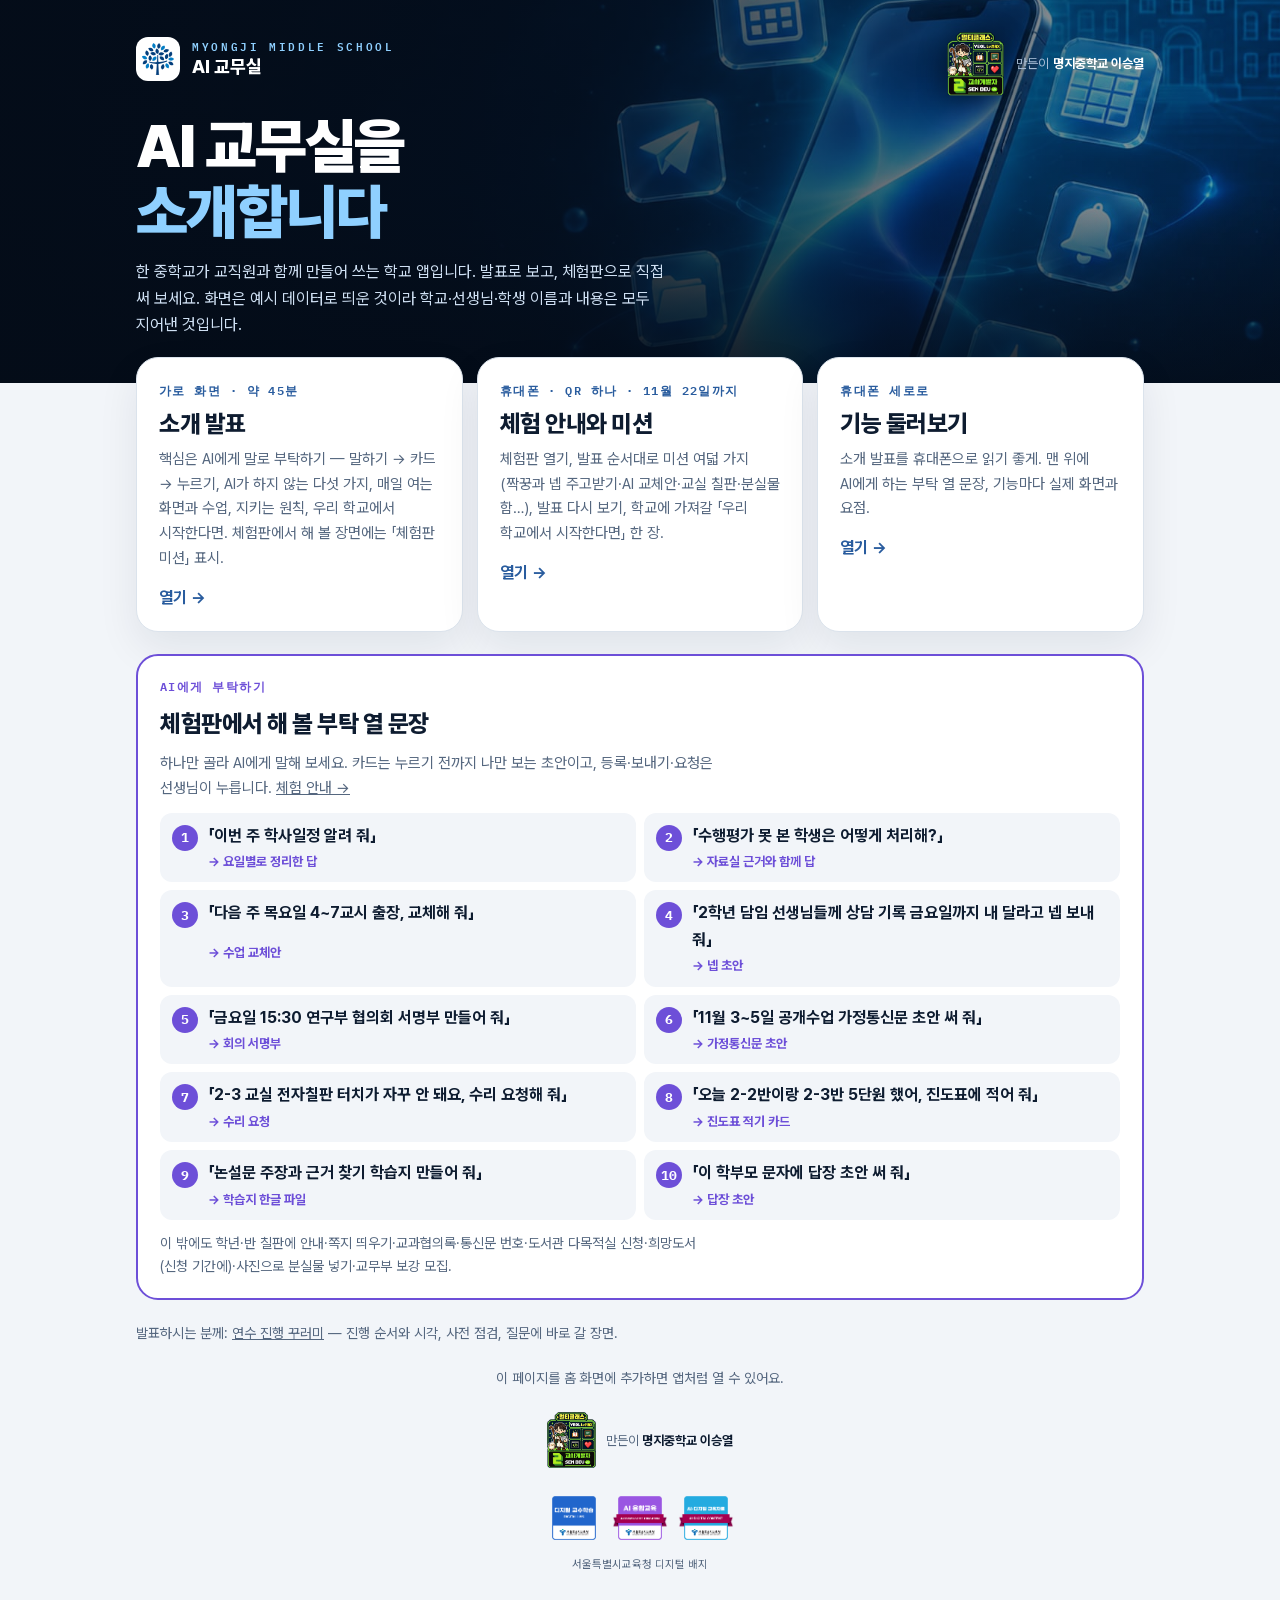
<file: index.html>
<!doctype html>
<html lang="ko">
<head>
<meta charset="utf-8">
<meta name="viewport" content="width=device-width, initial-scale=1, viewport-fit=cover">
<meta name="author" content="명지중학교 이승열">
<title>AI 교무실 소개</title>
<meta name="description" content="AI 교무실 소개 — 다른 학교 선생님께: 소개 발표, 체험판 체험 안내와 미션, 기능 둘러보기(화면 속 학교·이름·내용은 예시)">
<meta name="theme-color" content="#06121f">
<link rel="manifest" href="manifest.webmanifest">
<link rel="icon" href="icon-192.png">
<link rel="apple-touch-icon" href="icon-180.png">
<meta name="apple-mobile-web-app-capable" content="yes">
<meta name="apple-mobile-web-app-title" content="AI 교무실 소개">
<link rel="stylesheet" href="fonts/pretendard/pretendard.css">
<link rel="preconnect" href="https://fonts.googleapis.com">
<link rel="preconnect" href="https://fonts.gstatic.com" crossorigin>
<link rel="stylesheet" href="https://fonts.googleapis.com/css2?family=IBM+Plex+Mono:wght@500;600&display=swap">
<style>
/* 다른 학교 선생님께 드리는 AI 교무실 소개 사이트의 첫 화면(우리 학교 교직원 연수 사이트와 따로). 위는 소개 발표 표지와 같은 밤하늘 띠, 아래는 세 갈래 카드와 AI 부탁 열 문장. */
:root {
  --bg: #f2f5f9; --surface: #ffffff; --ink: #0e1c30; --muted: #55677f; --line: #dbe3ec;
  --night: #06121f; --glow: #8fd0ff; --brand: #295c9e; --brand-tint: #e3edf8; --new: #f5a524; --new-ink: #3b2600;
  --ai: #6d4fd8; --ai-tint: #efeafd; --on-ai: #ffffff;
  --body: 'Pretendard Variable', Pretendard, -apple-system, 'Apple SD Gothic Neo', 'Malgun Gothic', sans-serif;
  --mono: 'IBM Plex Mono', ui-monospace, Menlo, Consolas, monospace;
}
@media (prefers-color-scheme: dark) { :root:not([data-theme="light"]) { --bg: #0a1320; --surface: #111d30; --ink: #e6edf6; --muted: #9db0c8; --line: #23374e; --brand: #7cb8f0; --brand-tint: #17304f; --ai: #b9a5ff; --ai-tint: #251c45; --on-ai: #1a1033; color-scheme: dark; } }
:root[data-theme="dark"] { --bg: #0a1320; --surface: #111d30; --ink: #e6edf6; --muted: #9db0c8; --line: #23374e; --brand: #7cb8f0; --brand-tint: #17304f; --ai: #b9a5ff; --ai-tint: #251c45; --on-ai: #1a1033; color-scheme: dark; }
* { box-sizing: border-box; }
body { margin: 0; background: var(--bg); color: var(--ink); font: 400 16px/1.65 var(--body); word-break: keep-all; -webkit-font-smoothing: antialiased; }
p, h1, h2, h3, ol { margin: 0; }
a { color: inherit; }
.hero { position: relative; overflow: hidden; background: var(--night); color: #fff; }
.hero .art { position: absolute; inset: -6%; background: url(img/art/cover.jpg) 70% 50% / cover no-repeat; animation: kb 22s ease-in-out infinite alternate; }
.hero .shade { position: absolute; inset: 0; background: linear-gradient(90deg, rgba(4, 12, 24, .95) 0%, rgba(4, 12, 24, .78) 45%, rgba(4, 12, 24, .35) 100%), linear-gradient(0deg, rgba(4, 12, 24, .8), transparent 50%); }
@keyframes kb { from { transform: scale(1.12) translate(2%, 1%); } to { transform: scale(1.02) translate(-2%, -1%); } }
.hero .in { position: relative; max-width: 1040px; margin: 0 auto; padding: 36px 16px 44px; display: grid; gap: 14px; }
.hero .sig { position: absolute; top: 30px; right: 16px; display: flex; flex-direction: column; align-items: flex-end; gap: 4px; }
.hero .sig img { height: 50px; width: auto; filter: drop-shadow(0 6px 14px rgba(0, 0, 0, .45)); }
.hero .sig span { font-size: 11px; color: #a9bfd8; white-space: nowrap; }
.hero .sig b { color: #fff; font-weight: 700; margin-left: 4px; }
@media (min-width: 760px) { .hero .sig { top: 32px; flex-direction: row; align-items: center; gap: 12px; } .hero .sig img { height: 64px; } .hero .sig span { font-size: 13px; } }
.brand { display: flex; gap: 12px; align-items: center; }
.brand img { width: 44px; height: 44px; border-radius: 12px; background: #fff; padding: 6px; }
.brand small { display: block; font: 600 11px var(--mono); letter-spacing: .24em; color: var(--glow); }
.brand b { font: 800 18px var(--body); }
.hero h1 { font: 900 clamp(34px, 8vw, 60px)/1.1 var(--body); letter-spacing: -.035em; margin-top: 18px; text-wrap: balance; }
.hero h1 em { font-style: normal; color: var(--glow); }
.hero p { color: #cfe0f3; max-width: 34em; }
.hero p b { color: #fff; }
main { max-width: 1040px; margin: -26px auto 0; padding: 0 16px 60px; position: relative; display: grid; gap: 22px; }
.ways { display: grid; gap: 14px; grid-template-columns: repeat(auto-fit, minmax(min(100%, 300px), 1fr)); }
.way { display: grid; gap: 8px; align-content: start; padding: 22px 22px 20px; border-radius: 22px; background: var(--surface); border: 1px solid var(--line); text-decoration: none; box-shadow: 0 16px 40px rgba(14, 28, 48, .08); min-width: 0; }
.way:hover { border-color: var(--brand); }
.way .tag { font: 600 12px var(--mono); letter-spacing: .12em; color: var(--brand); }
.way h2 { font: 800 24px/1.3 var(--body); letter-spacing: -.02em; }
.way p { color: var(--muted); font-size: 15px; }
.way .go { margin-top: 6px; font-weight: 700; color: var(--brand); }
.first { background: var(--surface); border: 1px solid var(--line); border-radius: 22px; padding: 20px 22px; display: grid; gap: 12px; }
.first h2 { font: 800 19px var(--body); }
.first ol { list-style: none; padding: 0; display: grid; gap: 8px; counter-reset: f; }
.first li a { display: grid; grid-template-columns: 34px minmax(0, 1fr) auto; gap: 12px; align-items: center; padding: 10px 12px; border-radius: 14px; background: var(--bg); text-decoration: none; }
.first li a::before { counter-increment: f; content: counter(f); width: 34px; height: 34px; border-radius: 50%; display: grid; place-items: center; background: var(--brand); color: var(--bg); font: 700 15px var(--mono); }
.first li b { font-weight: 700; }
.first li small { display: block; color: var(--muted); font-size: 13px; }
.first li span.arrow { color: var(--muted); }
.new { background: var(--surface); border: 1px solid var(--line); border-radius: 22px; padding: 20px 22px; display: grid; gap: 10px; }
.new h2 { font: 800 19px var(--body); display: flex; gap: 8px; align-items: center; }
.new ul { margin: 0; padding-left: 20px; display: grid; gap: 4px; color: var(--ink); }
.nw { font: 800 11px var(--mono); letter-spacing: .06em; background: var(--new); color: var(--new-ink); border-radius: 4px; padding: 2px 6px; }
.add { color: var(--muted); font-size: 14px; text-align: center; }
.by { display: flex; align-items: center; justify-content: center; gap: 10px; color: var(--muted); font-size: 13px; margin: 0; } .by b { color: var(--ink); font-weight: 700; } .by img { width: auto; height: 56px; } .badges { display: flex; flex-wrap: wrap; justify-content: center; align-items: center; gap: 10px; margin: 0; } .badges img { width: 56px; height: 56px; } .badges small { flex-basis: 100%; text-align: center; color: var(--muted); font-size: 11px; }
.asks { background: var(--surface); border: 2px solid var(--ai); border-radius: 22px; padding: 20px 22px; display: grid; gap: 12px; }
.asks .tag { font: 600 12px var(--mono); letter-spacing: .12em; color: var(--ai); }
.asks h2 { font: 800 24px/1.3 var(--body); letter-spacing: -.02em; }
.asks > p { color: var(--muted); font-size: 15px; max-width: 40em; }
.asks ol { list-style: none; padding: 0; display: grid; gap: 8px; grid-template-columns: repeat(auto-fill, minmax(min(100%, 420px), 1fr)); counter-reset: a; }
.asks li { display: grid; grid-template-columns: 26px minmax(0, 1fr); gap: 2px 10px; padding: 10px 12px; border-radius: 12px; background: var(--bg); }
.asks li::before { counter-increment: a; content: counter(a); grid-row: span 2; width: 26px; height: 26px; border-radius: 50%; display: grid; place-items: center; background: var(--ai); color: var(--on-ai); font: 700 13px var(--mono); margin-top: 2px; }
.asks li b { font-weight: 700; }
.asks li span { font-size: 13px; font-weight: 700; color: var(--ai); }
.asks .more { font-size: 14px; color: var(--muted); }
.older { margin-top: 6px; }
.older summary { cursor: pointer; font-weight: 700; color: var(--muted); }
.older ul { margin-top: 8px; }
.out { display: grid; gap: 14px; }
.out-h { display: grid; gap: 6px; }
.out-h .tag { font: 600 12px var(--mono); letter-spacing: .12em; color: var(--brand); }
.out-h h2 { font: 800 24px/1.3 var(--body); letter-spacing: -.02em; }
.out-h p { color: var(--muted); font-size: 15px; max-width: 40em; }
:focus-visible { outline: 3px solid var(--brand); outline-offset: 3px; }
@media (prefers-reduced-motion: reduce) { .hero .art { animation: none; } }
</style>
</head>
<body>
<header class="hero">
  <div class="art"></div><div class="shade"></div>
  <div class="in">
    <div class="brand"><img src="img/symbol-128.png" alt=""><div><small>MYONGJI MIDDLE SCHOOL</small><b>AI 교무실</b></div></div>
    <div class="sig"><img src="img/yeol.png" alt="" width="45" height="50"><span>만든이<b>명지중학교 이승열</b></span></div>
    <h1>AI 교무실을<br><em>소개합니다</em></h1>
    <p>한 중학교가 교직원과 함께 만들어 쓰는 학교 앱입니다. 발표로 보고, 체험판으로 직접 써 보세요. 화면은 예시 데이터로 띄운 것이라 학교·선생님·학생 이름과 내용은 모두 지어낸 것입니다.</p>
  </div>
</header>
<main>
  <div class="ways">
    <a class="way" href="intro.html">
      <span class="tag">가로 화면 · 약 45분</span>
      <h2>소개 발표</h2>
      <p>핵심은 AI에게 말로 부탁하기 — 말하기 → 카드 → 누르기, AI가 하지 않는 다섯 가지, 매일 여는 화면과 수업, 지키는 원칙, 우리 학교에서 시작한다면. 체험판에서 해 볼 장면에는 「체험판 미션」 표시.</p>
      <span class="go">열기 →</span>
    </a>
    <a class="way" href="visit.html">
      <span class="tag">휴대폰 · QR 하나 · 11월 22일까지</span>
      <h2>체험 안내와 미션</h2>
      <p>체험판 열기, 발표 순서대로 미션 여덟 가지(짝꿍과 넵 주고받기·AI 교체안·교실 칠판·분실물 함…), 발표 다시 보기, 학교에 가져갈 「우리 학교에서 시작한다면」 한 장.</p>
      <span class="go">열기 →</span>
    </a>
    <a class="way" href="tour.html">
      <span class="tag">휴대폰 세로로</span>
      <h2>기능 둘러보기</h2>
      <p>소개 발표를 휴대폰으로 읽기 좋게. 맨 위에 AI에게 하는 부탁 열 문장, 기능마다 실제 화면과 요점.</p>
      <span class="go">열기 →</span>
    </a>
  </div>
  <section class="asks" aria-labelledby="asks-h">
    <span class="tag">AI에게 부탁하기</span>
    <h2 id="asks-h">체험판에서 해 볼 부탁 열 문장</h2>
    <p>하나만 골라 AI에게 말해 보세요. 카드는 누르기 전까지 나만 보는 초안이고, 등록·보내기·요청은 선생님이 누릅니다. <a href="visit.html">체험 안내 →</a></p>
    <ol id="asks-list"></ol>
    <p class="more" id="asks-more"></p>
  </section>
  <p class="add" style="text-align:left">발표하시는 분께: <a href="host.html">연수 진행 꾸러미</a> — 진행 순서와 시각, 사전 점검, 질문에 바로 갈 장면.</p>
  <p class="add">이 페이지를 홈 화면에 추가하면 앱처럼 열 수 있어요.</p>
  <p class="by"><img src="img/yeol.png" alt="" width="50" height="56"><span>만든이 <b>명지중학교 이승열</b></span></p>
  <p class="badges" aria-label="서울특별시교육청 디지털 배지"><img src="img/badge-lms.png" alt="디지털 교수학습 배지" title="디지털 교수학습 · 서울특별시교육청" width="56" height="56"><img src="img/badge-ai.png" alt="AI 융합교육 배지" title="AI 융합교육 · 서울특별시교육청" width="56" height="56"><img src="img/badge-content.png" alt="AI·디지털 교육자료 배지" title="AI·디지털 교육자료 · 서울특별시교육청" width="56" height="56"><small>서울특별시교육청 디지털 배지</small></p>
</main>
<script src="asks.js"></script>
<script>
  // 열 문장은 asks.js 하나에서(발표·둘러보기와 같은 목록)
  (function () {
    function esc(s) { return String(s).replace(/[&<>"]/g, function (c) { return { "&": "&amp;", "<": "&lt;", ">": "&gt;", '"': "&quot;" }[c]; }); }
    document.getElementById("asks-list").innerHTML = (window.ASKS || []).map(function (a) { return "<li><b>「" + esc(a.say) + "」</b><span>→ " + esc(a.got) + "</span></li>"; }).join("");
    document.getElementById("asks-more").textContent = (window.ASKS_MORE || "") + ".";
  })();
</script>
</body>
</html>
</file>
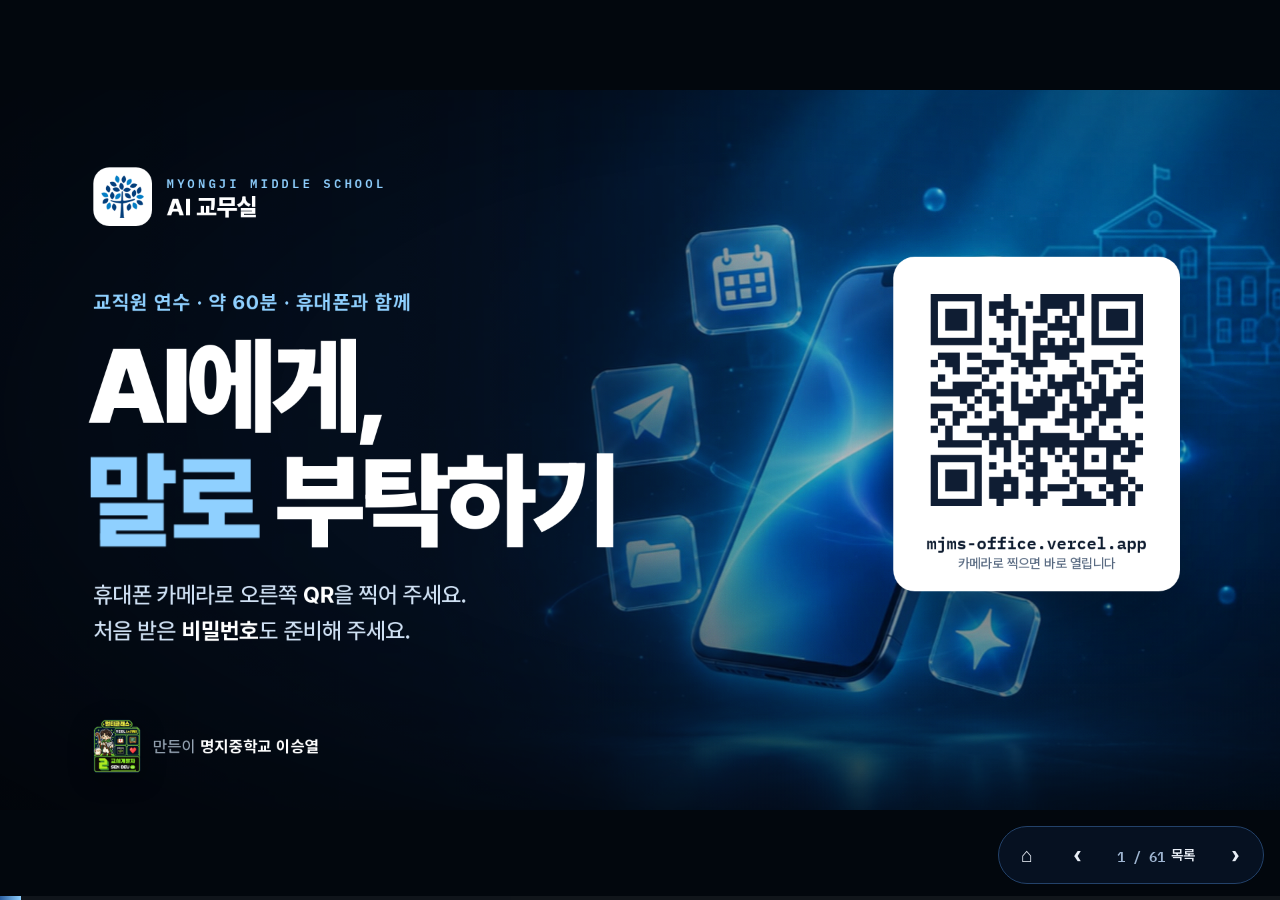
<file: deck.html>
<!doctype html>
<html lang="ko">
<head>
<meta charset="utf-8">
<meta name="viewport" content="width=device-width, initial-scale=1, viewport-fit=cover">
<meta name="author" content="명지중학교 이승열">
<title>AI 교무실 연수 다시 보기</title>
<meta name="theme-color" content="#06121f">
<link rel="manifest" href="manifest.webmanifest">
<link rel="icon" href="icon-192.png">
<link rel="apple-touch-icon" href="icon-180.png">
<link rel="stylesheet" href="fonts/pretendard/pretendard.css">
<link rel="preconnect" href="https://fonts.googleapis.com">
<link rel="preconnect" href="https://fonts.gstatic.com" crossorigin>
<link rel="stylesheet" href="https://fonts.googleapis.com/css2?family=IBM+Plex+Mono:wght@500;600&family=Nanum+Pen+Script&display=swap">
<link rel="stylesheet" href="phone.css">
<style>
/* 레이아웃: 1920×1080 무대 하나를 창에 맞춰 축소한다. 실습 장면은 왼쪽 820px에 단계, 오른쪽 920px 「카메라 창」에 휴대폰.
   어두운 장면(표지·파트 시작·마무리)은 밤하늘 남색 위 배경 그림, 밝은 장면은 앱과 같은 종이색. 새 기능은 호박색 NEW로만 표시한다. */
:root {
  color-scheme: dark;
  --void: #02070d;                 /* 무대 밖 */
  --night: #06121f; --night-2: #0b1d33; --night-line: #23426a;
  --glow: #8fd0ff;                 /* 어두운 장면의 강조 */
  --paper: #f2f5f9; --surface: #ffffff; --ink: #0e1c30; --muted: #55677f; --faint: #98a6b8; --line: #d8e1eb;
  --brand: #295c9e; --brand-deep: #163d73; --brand-tint: #e3edf8;     /* AI 교무실 앱의 파랑 */
  --new: #f5a524; --new-ink: #3b2600;                                  /* 새 기능 */
  --ai: #6d4fd8; --ai-tint: #efeafd; --ai-ink: #3d2a8a;                /* AI에게 부탁하기 */
  --warn: #dd4f2a; --warn-tint: #fde9e2; --ok: #1f8a5a; --ok-tint: #e2f3ea;
  --display: 'Pretendard Variable', Pretendard, -apple-system, 'Apple SD Gothic Neo', 'Malgun Gothic', sans-serif;
  --body: 'Pretendard Variable', Pretendard, -apple-system, 'Apple SD Gothic Neo', 'Malgun Gothic', sans-serif;
  --mono: 'IBM Plex Mono', ui-monospace, Menlo, Consolas, monospace;
  --pen: 'Nanum Pen Script', 'Apple SD Gothic Neo', cursive;
}
html, body { height: 100%; }
body { margin: 0; background: var(--void); color: var(--ink); font-family: var(--body); overflow: hidden; word-break: keep-all; -webkit-font-smoothing: antialiased; }
* { box-sizing: border-box; }
p, h1, h2, h3, h4, ol, ul { margin: 0; }
ol, ul { padding: 0; list-style: none; }
em { font-style: normal; }
button { font: inherit; color: inherit; }
button:focus-visible { outline: 3px solid var(--glow); outline-offset: 2px; }

#viewport { position: fixed; inset: 0; overflow: hidden; cursor: pointer; touch-action: pan-y; user-select: none; -webkit-user-select: none; }
#stage { position: absolute; left: 0; top: 0; width: 1920px; height: 1080px; transform-origin: 0 0; overflow: hidden; background: var(--night); }
#scenes { position: absolute; inset: 0; }
#streaks { position: absolute; inset: -10% -20%; pointer-events: none; opacity: 0; z-index: 50; mix-blend-mode: screen;
  background:
    linear-gradient(90deg, transparent 0, rgba(143, 208, 255, .0) 10%, rgba(143, 208, 255, .55) 30%, transparent 60%) 0 18% / 100% 3px no-repeat,
    linear-gradient(90deg, transparent 10%, rgba(255, 255, 255, .45) 40%, transparent 70%) 0 41% / 100% 2px no-repeat,
    linear-gradient(90deg, transparent 0, rgba(143, 208, 255, .5) 50%, transparent 90%) 0 63% / 100% 4px no-repeat,
    linear-gradient(90deg, transparent 20%, rgba(255, 255, 255, .35) 55%, transparent 85%) 0 82% / 100% 2px no-repeat; }

/* ── 장면 공통 ── */
.scene { position: absolute; inset: 0; overflow: hidden; will-change: transform; }
.scene.light { background: var(--paper); color: var(--ink); }
.scene.light::before { content: ""; position: absolute; inset: 0; pointer-events: none;
  background-image: radial-gradient(circle at 1px 1px, rgba(41, 92, 158, .10) 1.4px, transparent 0); background-size: 32px 32px;
  mask-image: linear-gradient(100deg, #000 0%, transparent 55%); -webkit-mask-image: linear-gradient(100deg, #000 0%, transparent 55%); }
.scene.dark { background: var(--night); color: #fff; }
.abs { position: absolute; }
.w { display: inline-block; white-space: nowrap; }
.ch { display: inline-block; will-change: transform; }
.ln { display: block; overflow: hidden; padding: .06em 0 .1em; margin-bottom: -.12em; }
.punch { display: inline-block; }
.mono { font-family: var(--mono); font-variant-numeric: tabular-nums; }

/* 어두운 장면: 배경 그림 + 그늘 + 빛 + 거친 입자 */
.art-wrap { position: absolute; inset: -4%; overflow: hidden; }
.art-wrap img { position: absolute; inset: 0; width: 100%; height: 100%; object-fit: cover; transform-origin: 60% 50%; will-change: transform; }
.art-wrap.flip img { transform: scaleX(-1); }
.shade { position: absolute; inset: 0; background:
  linear-gradient(90deg, rgba(4, 12, 24, .96) 0%, rgba(4, 12, 24, .82) 34%, rgba(4, 12, 24, .25) 68%, rgba(4, 12, 24, .1) 100%),
  linear-gradient(0deg, rgba(4, 12, 24, .7) 0%, transparent 35%); }
.grain { position: absolute; inset: 0; pointer-events: none; opacity: .14; mix-blend-mode: overlay;
  background-image: url("data:image/svg+xml;utf8,<svg xmlns='http://www.w3.org/2000/svg' width='220' height='220'><filter id='n'><feTurbulence type='fractalNoise' baseFrequency='.9' numOctaves='2' stitchTiles='stitch'/></filter><rect width='100%' height='100%' filter='url(%23n)'/></svg>"); }
.vignette { position: absolute; inset: 0; pointer-events: none; background: radial-gradient(ellipse at 60% 45%, transparent 45%, rgba(0, 0, 0, .55) 100%); }

/* 파트 시작(opener) */
.op-num { position: absolute; right: 70px; top: 40px; font: 900 560px/1 var(--display); color: transparent; -webkit-text-stroke: 2px rgba(143, 208, 255, .32); letter-spacing: -.04em; }
.op-kicker { position: absolute; left: 140px; top: 236px; display: flex; gap: 18px; align-items: center; font: 700 30px var(--body); color: var(--glow); letter-spacing: .04em; }
.op-kicker .pill { font: 600 24px var(--mono); color: #fff; border: 2px solid rgba(143, 208, 255, .5); border-radius: 999px; padding: 4px 18px; }
.op-title { position: absolute; left: 132px; top: 300px; font: 900 132px/1.12 var(--display); letter-spacing: -.035em; color: #fff; text-wrap: balance; }
.op-title em { color: var(--glow); }
.op-ba { position: absolute; left: 140px; top: 680px; display: grid; gap: 22px; width: 1100px; z-index: 1; }
.op-ba .row { display: grid; grid-template-columns: 120px 1fr; align-items: center; gap: 26px; font: 500 36px var(--body); }
.op-ba .lbl { font: 700 22px var(--body); letter-spacing: .08em; border-radius: 8px; padding: 6px 0; text-align: center; }
.op-ba .was { color: rgba(232, 238, 246, .62); }
.op-ba .was .lbl { background: rgba(255, 255, 255, .08); color: rgba(232, 238, 246, .7); }
.op-ba .was .txt { position: relative; justify-self: start; }
.op-ba .was .strike { position: absolute; left: -6px; right: -6px; top: 54%; height: 4px; background: var(--warn); transform-origin: left; border-radius: 2px; }
.op-ba .now { color: #fff; font-weight: 700; }
.op-ba .now .lbl { background: var(--glow); color: var(--night); }
.op-ba .now .txt { position: relative; justify-self: start; }
.op-ba .now .hl { position: absolute; left: -10px; right: -10px; bottom: 2px; height: 18px; background: rgba(143, 208, 255, .28); transform-origin: left; z-index: -1; }
.op-part { position: absolute; left: 140px; bottom: 80px; font: 600 22px var(--mono); color: rgba(232, 238, 246, .55); letter-spacing: .2em; }
.newflag { display: inline-flex; align-items: center; gap: 8px; background: var(--new); color: var(--new-ink); font: 800 22px var(--mono); letter-spacing: .1em; border-radius: 6px; padding: 4px 12px; }

/* ── 로어서드 ── */
.lt { position: absolute; left: 120px; bottom: 60px; display: flex; align-items: stretch; height: 92px; z-index: 30; filter: drop-shadow(0 14px 28px rgba(6, 20, 40, .22)); }
.lt-bar { width: 12px; background: var(--brand); transform-origin: bottom; }
.lt-tag, .lt-main, .lt-timer { display: flex; flex-direction: column; justify-content: center; overflow: hidden; }
.lt-tag { background: var(--brand); color: #fff; padding: 0 28px; font: 700 26px var(--body); letter-spacing: .03em; white-space: nowrap; }
.lt-main { background: var(--surface); color: var(--ink); padding: 0 34px; gap: 2px; }
.lt-main b { font: 700 32px/1.25 var(--body); white-space: nowrap; overflow: hidden; display: block; }
.lt-main small { font: 500 21px/1.3 var(--body); color: var(--muted); white-space: nowrap; overflow: hidden; display: block; }
.lt span { display: inline-block; }
.lt-timer { background: var(--ink); color: #fff; padding: 0 28px; font: 600 38px var(--mono); font-variant-numeric: tabular-nums; min-width: 180px; align-items: center; }
.lt-timer.run { background: var(--brand-deep); }
.lt-timer.paused span::after { content: " ❚❚"; font-size: 20px; color: var(--faint); }
.lt-timer.done { background: var(--warn); animation: blink 1s steps(2) infinite; font-size: 28px; }
@keyframes blink { 50% { filter: brightness(1.25); } }
.lt.warn .lt-bar, .lt.warn .lt-tag { background: var(--warn); }
.lt.warn .lt-main { background: var(--warn-tint); }
.lt.new .lt-bar { background: var(--new); }
.lt.new .lt-tag { background: var(--new); color: var(--new-ink); }
.lt.dark .lt-bar { background: var(--glow); }
.lt.dark .lt-tag { background: var(--glow); color: var(--night); }
.lt.dark .lt-main { background: rgba(9, 24, 44, .82); color: #fff; backdrop-filter: blur(10px); -webkit-backdrop-filter: blur(10px); }
.lt.dark .lt-main small { color: #a9bfd9; }
.lt.ok .lt-bar, .lt.ok .lt-tag { background: var(--ok); }
.lt.ai .lt-bar, .lt.ai .lt-tag { background: var(--ai); }
.lt.up { bottom: 168px; height: 80px; }
.lt.up .lt-main b { font-size: 28px; }

/* ── 밝은 장면의 머리글 ── */
.chiprow { position: absolute; left: 120px; top: 92px; display: flex; gap: 14px; align-items: center; }
.chip { display: inline-flex; align-items: center; gap: 10px; padding: 9px 22px; border-radius: 999px; font: 700 24px var(--body); letter-spacing: .02em; background: var(--brand-tint); color: var(--brand-deep); }
.chip.ghost { background: transparent; border: 2px solid var(--line); color: var(--muted); }
.chip.watch { background: var(--warn-tint); color: var(--warn); }
.chip.new { background: var(--new); color: var(--new-ink); font-family: var(--mono); letter-spacing: .1em; }
.chip.ai { background: var(--ai); color: #fff; }
.title { position: absolute; left: 116px; top: 150px; width: 1680px; font: 900 72px/1.16 var(--display); letter-spacing: -.03em; text-wrap: balance; }
.title em { color: var(--brand); }
.practice .title { width: 860px; font-size: 64px; }

/* ── 실습: 단계 ── */
.steps { position: absolute; left: 120px; top: 330px; width: 820px; display: grid; gap: 12px; counter-reset: s; }
.practice .title.two + .steps { top: 404px; }
.steps li { position: relative; display: grid; grid-template-columns: 50px minmax(0, 1fr); gap: 20px; align-items: center; padding: 14px 20px 14px 14px; border-radius: 18px; font: 500 28px/1.42 var(--body); color: #8796ab; transition: color .4s, background .4s; }
.steps li::before { counter-increment: s; content: counter(s); width: 50px; height: 50px; border-radius: 50%; display: grid; place-items: center; font: 600 24px var(--mono); border: 2px solid var(--line); color: var(--faint); background: var(--surface); transition: all .4s; }
.steps li.on { color: var(--ink); font-weight: 700; background: var(--surface); box-shadow: 0 12px 34px rgba(14, 28, 48, .09); }
.steps li.on::before { background: var(--brand); border-color: var(--brand); color: #fff; }
.steps li.done { color: var(--muted); }
.steps li.done::before { content: "✓"; background: var(--brand-tint); border-color: var(--brand-tint); color: var(--brand); font-family: var(--body); }
.steps li.warn.on { background: var(--warn-tint); }
.steps li.warn.on::before { background: var(--warn); border-color: var(--warn); }
.steps li .k { display: inline-block; padding: 0 12px; border-radius: 8px; background: var(--brand); color: #fff; font-weight: 700; font-size: .9em; line-height: 1.45; }
.steps li .q { color: var(--brand-deep); font-weight: 700; }
.steps li:not(.on) .k { background: var(--line); color: var(--muted); }
.steps li.on .q { color: var(--brand); }
.steps li .nw { font: 800 16px var(--mono); letter-spacing: .08em; background: var(--new); color: var(--new-ink); border-radius: 5px; padding: 2px 7px; vertical-align: 4px; }
.steps li b { font-weight: 700; }
.side-note { position: absolute; left: 120px; width: 820px; display: flex; gap: 18px; align-items: center; padding: 18px 24px; border-radius: 16px; font: 500 24px/1.5 var(--body); background: var(--brand-tint); color: var(--brand-deep); }
.side-note.warn { background: var(--warn-tint); color: #8f2e14; }
.side-note.ai { background: var(--ai-tint); color: var(--ai-ink); flex-direction: column; align-items: flex-start; gap: 6px; }
.side-note .vs b { display: inline-block; min-width: 86px; padding: 0 10px; margin-right: 12px; border-radius: 8px; background: rgba(109, 79, 216, .14); text-align: center; }
.side-note .vs:last-child b { background: var(--ai); color: #fff; }
.side-note b { font-weight: 700; }

/* ── 개념 장면 공용 부품 ── */
.card { background: var(--surface); border: 1px solid var(--line); border-radius: 26px; box-shadow: 0 14px 40px rgba(14, 28, 48, .06); }
.node { position: absolute; padding: 30px 30px 32px; }
.node .tag { display: inline-block; padding: 6px 16px; border-radius: 999px; font: 700 20px var(--body); background: var(--brand-tint); color: var(--brand-deep); margin-bottom: 18px; }
.node h3 { font: 800 36px/1.25 var(--display); margin-bottom: 12px; letter-spacing: -.02em; }
.node p { font: 500 24px/1.5 var(--body); color: var(--muted); }
.node p b { color: var(--ink); }
.node.hot { border-color: var(--brand); box-shadow: 0 0 0 3px rgba(41, 92, 158, .15), 0 18px 46px rgba(41, 92, 158, .18); }
.node.newb { border-color: var(--new); box-shadow: 0 0 0 3px rgba(245, 165, 36, .2), 0 18px 46px rgba(245, 165, 36, .15); }
.arrow { position: absolute; height: 4px; background: var(--brand); transform-origin: left; border-radius: 2px; }
.arrow::after { content: ""; position: absolute; right: -2px; top: 50%; width: 16px; height: 16px; border-top: 4px solid var(--brand); border-right: 4px solid var(--brand); transform: translateY(-50%) rotate(45deg); }
.pills { position: absolute; display: flex; flex-wrap: wrap; gap: 14px; }
.pills .p { padding: 12px 24px; border-radius: 999px; background: var(--surface); border: 2px solid var(--line); font: 500 24px var(--body); color: var(--ink); }
.pills .p b { color: var(--brand); margin-right: 8px; }
.pills .p.warn { background: var(--warn-tint); border-color: transparent; color: #8f2e14; font-weight: 700; }
.pills .p.new { border-color: var(--new); }
.badge-new { display: inline-block; font: 800 16px var(--mono); letter-spacing: .1em; background: var(--new); color: var(--new-ink); border-radius: 5px; padding: 3px 8px; vertical-align: middle; }

/* ── 진행 표시·노트·개요·도움말 ── */
#bar { position: fixed; left: 0; right: 0; bottom: 0; height: 4px; background: rgba(255, 255, 255, .06); z-index: 60; pointer-events: none; }
#bar i { display: block; height: 100%; background: linear-gradient(90deg, var(--brand), var(--glow)); transform-origin: left; transform: scaleX(0); transition: transform .6s cubic-bezier(.16, 1, .3, 1); }
#hud { position: fixed; left: 50%; bottom: calc(14px + env(safe-area-inset-bottom, 0px)); transform: translate(-50%, 20px); width: min(1100px, calc(100% - 32px)); display: flex; flex-wrap: wrap; align-items: center; gap: 10px 16px; padding: 12px 16px; border-radius: 16px; background: rgba(8, 20, 38, .9); color: #e8eef6; font: 500 14px var(--body); opacity: 0; transition: opacity .3s, transform .3s; z-index: 70; pointer-events: none; backdrop-filter: blur(8px); -webkit-backdrop-filter: blur(8px); }
#hud.show { opacity: 1; transform: translate(-50%, 0); pointer-events: auto; }
#hud .meta { display: flex; gap: 10px; align-items: baseline; min-width: 0; }
#hud-part { color: var(--glow); white-space: nowrap; }
#hud-label { font-weight: 700; white-space: nowrap; overflow: hidden; text-overflow: ellipsis; }
#hud-count { font-family: var(--mono); color: #9fb6d2; white-space: nowrap; }
#hud-segs { flex: 1 1 260px; display: flex; gap: 2px; min-width: 0; }
#hud-segs i { flex: 1; height: 16px; cursor: pointer; display: flex; align-items: center; }
#hud-segs i::before { content: ""; display: block; width: 100%; height: 5px; border-radius: 3px; background: rgba(255, 255, 255, .15); }
#hud-segs i.past::before { background: color-mix(in srgb, var(--c) 55%, transparent); }
#hud-segs i.on::before { background: var(--c); height: 9px; }
#hud .btns { display: flex; gap: 6px; flex-wrap: wrap; }
#hud .btns button { border: 1px solid #2c5384; background: #12284a; border-radius: 10px; padding: 7px 11px; cursor: pointer; font-size: 13px; }
#hud .btns button:hover { background: #1b3a66; }
#notes { position: fixed; left: 16px; right: 16px; bottom: calc(16px + env(safe-area-inset-bottom, 0px)); max-height: 42%; overflow: auto; z-index: 65; background: rgba(8, 20, 38, .94); color: #e8eef6; border: 1px solid #23426a; border-radius: 18px; padding: 18px 24px; font: 400 19px/1.65 var(--body); }
#notes .nb-head { display: flex; flex-wrap: wrap; gap: 6px 14px; align-items: baseline; margin-bottom: 8px; }
#notes .nb-head b { font-size: 21px; }
#notes .nb-head span { color: #9fb6d2; font-size: 15px; }
#notes .nb-body b { color: #ffd27a; }
#notes .nb-next { margin-top: 10px; color: #9fb6d2; font-size: 15px; }
#overview { position: fixed; inset: 0; z-index: 80; overflow: auto; background: rgba(4, 12, 24, .97); color: #e8eef6; padding: 28px 16px 60px; }
#overview .ov-head { max-width: 1240px; margin: 0 auto 18px; display: flex; flex-wrap: wrap; gap: 6px 18px; align-items: baseline; }
#overview h2 { font: 900 30px var(--display); }
#overview .ov-head p { color: #9fb6d2; font-size: 15px; }
#overview .ov-grid { max-width: 1240px; margin: 0 auto; display: grid; grid-template-columns: repeat(auto-fill, minmax(min(100%, 280px), 1fr)); gap: 14px; }
#overview .ov-part { background: #0d1f37; border: 1px solid #23426a; border-radius: 16px; padding: 14px; min-width: 0; }
#overview .ov-part.new { border-color: var(--new); }
#overview h3 { display: flex; gap: 10px; align-items: baseline; font: 700 18px var(--body); margin-bottom: 8px; }
#overview h3 span { font: 600 14px var(--mono); color: var(--glow); }
#overview h3 em { margin-left: auto; font: 600 14px var(--mono); color: #9fb6d2; }
#overview ol { display: grid; gap: 4px; }
#overview li button { width: 100%; text-align: left; background: transparent; border: 0; border-radius: 10px; padding: 7px 8px; cursor: pointer; font-size: 15px; display: flex; gap: 8px; align-items: baseline; flex-wrap: wrap; }
#overview li button:hover { background: #16304f; }
#overview li i { font: 600 13px var(--mono); color: #9fb6d2; min-width: 22px; font-style: normal; }
#overview .nw, #overview .pr { font: 800 11px var(--mono); letter-spacing: .06em; border-radius: 4px; padding: 2px 6px; }
#overview .nw { background: var(--new); color: var(--new-ink); }
#overview .pr { background: #23426a; color: #cfe3fa; }
#help { position: fixed; left: 50%; top: 50%; transform: translate(-50%, -50%); width: min(560px, calc(100% - 32px)); z-index: 85; background: rgba(8, 20, 38, .97); color: #e8eef6; border: 1px solid #23426a; border-radius: 18px; padding: 22px 26px; font: 400 16px/1.7 var(--body); }
#help h3 { font: 700 20px var(--body); margin-bottom: 8px; }
#help dl { display: grid; grid-template-columns: max-content 1fr; gap: 4px 18px; margin: 0; }
#help dt { font: 600 15px var(--mono); color: var(--glow); }
#help dd { margin: 0; }
#black { position: fixed; inset: 0; background: #000; z-index: 90; cursor: pointer; }
#toast { position: fixed; left: 50%; top: calc(18px + env(safe-area-inset-top, 0px)); transform: translateX(-50%); z-index: 95; background: rgba(8, 20, 38, .95); color: #fff; border: 1px solid #23426a; padding: 10px 18px; border-radius: 12px; font: 500 15px var(--body); max-width: calc(100% - 32px); }
@media (prefers-reduced-motion: reduce) { #bar i { transition: none; } }
/* 공유 모드(연수 뒤 다시 보기) */
#snav { position: fixed; right: max(16px, env(safe-area-inset-right, 0px)); bottom: calc(16px + env(safe-area-inset-bottom, 0px)); z-index: 75; display: flex; gap: 6px; align-items: center; padding: 6px; border-radius: 999px; background: rgba(8, 20, 38, .82); border: 1px solid #23426a; backdrop-filter: blur(8px); -webkit-backdrop-filter: blur(8px); }
#snav button, #snav a { display: grid; place-items: center; min-width: 44px; height: 44px; padding: 0 12px; border-radius: 999px; border: 0; background: transparent; color: #e8eef6; font: 700 24px/1 var(--body); text-decoration: none; cursor: pointer; }
#snav .list { font: 600 14px var(--body); gap: 6px; display: flex; }
#snav .list span { font-family: var(--mono); color: #9fb6d2; }
#snav .home { font-size: 20px; }
#snav { transition: opacity .4s; }
#snav.idle { opacity: .32; }
#snav.idle:hover, #snav.idle:focus-within { opacity: 1; }
#snav button:hover, #snav a:hover { background: #16304f; }
body.share #hud { bottom: calc(80px + env(safe-area-inset-bottom, 0px)); }
#rotate { position: fixed; inset: 0; z-index: 88; display: grid; place-items: center; padding: 24px 16px; background: rgba(4, 12, 24, .93); color: #e8eef6; text-align: center; }
#rotate[hidden] { display: none; }
#rotate div { max-width: 340px; display: grid; gap: 14px; }
#rotate b { font: 800 22px var(--body); }
#rotate p { font: 400 16px/1.6 var(--body); color: #b9cbe0; }
#rotate a { display: block; padding: 14px; border-radius: 14px; background: var(--brand); color: #fff; font: 700 17px var(--body); text-decoration: none; }
#rotate button { padding: 12px; border-radius: 14px; border: 1px solid #2c5384; background: transparent; color: #cfe0f3; font: 600 15px var(--body); }
</style>
</head>
<body>
<div id="viewport" aria-label="발표 화면. 누르거나 오른쪽 화살표로 넘깁니다">
  <div id="stage">
    <div id="scenes"></div>
    <div id="streaks"></div>
  </div>
</div>
<div id="bar"><i></i></div>
<div id="hud">
  <div class="meta"><span id="hud-part"></span><span id="hud-label"></span><span id="hud-count"></span></div>
  <div id="hud-segs"></div>
  <div class="btns">
    <button type="button" data-cmd="notes">노트 N</button>
    <button type="button" data-cmd="overview">구성 G</button>
    <button type="button" data-cmd="presenter">발표자 창 P</button>
    <button type="button" data-cmd="sound">소리 켬 M</button>
    <button type="button" data-cmd="bgm">배경음 켬 J</button>
    <button type="button" data-cmd="vol-" aria-label="소리 작게">소리 − [</button>
    <button type="button" data-cmd="vol+" aria-label="소리 크게">소리 + ]</button>
    <button type="button" data-cmd="full">전체 화면 F</button>
    <button type="button" data-cmd="help">도움말 ?</button>
  </div>
</div>
<div id="notes" hidden></div>
<div id="overview" hidden></div>
<div id="help" hidden>
  <h3>발표 조작</h3>
  <dl>
    <dt>→ · 스페이스 · 클릭</dt><dd>다음 단계 (리모컨 PageDown도 됩니다)</dd>
    <dt>← · 오른쪽 클릭</dt><dd>이전 단계</dd>
    <dt>숫자 + Enter</dt><dd>그 장면으로 바로 (예: 21 Enter)</dd>
    <dt>T</dt><dd>실습 타이머 시작·멈춤 (첫 단계에서 저절로 시작)</dd>
    <dt>N</dt><dd>발표자 노트 보이기</dd>
    <dt>P</dt><dd>발표자 창 따로 열기 (노트·경과 시간·다음 장면)</dd>
    <dt>G</dt><dd>발표 구성 전체 보기</dd>
    <dt>B</dt><dd>화면 잠깐 가리기</dd>
    <dt>F</dt><dd>전체 화면</dd>
    <dt>M</dt><dd>소리 전체 켜고 끄기 (처음 누르거나 클릭할 때 켜집니다)</dd>
    <dt>J</dt><dd>배경음 켜고 끄기 (표지·실습 타이머·마무리에서 잔잔하게)</dd>
    <dt>[ · ]</dt><dd>소리 작게 · 크게</dd>
  </dl>
</div>
<div id="black" hidden></div>
<div id="toast" hidden></div>
<svg width="0" height="0" style="position:absolute" aria-hidden="true"><filter id="whipblur" x="-30%" y="-5%" width="160%" height="110%" color-interpolation-filters="sRGB"><feGaussianBlur id="whipg" stdDeviation="0 0"/></filter></svg>
<script>window.DECK_MODE = "share";</script>
<script src="sound.js"></script>
<script src="deck.js"></script>
<script src="img/rects.js"></script>
<script src="asks.js"></script>
<script src="board-btns.js"></script>
<script src="pc-scenes.js"></script>
<script src="scenes.js"></script>
<script>DECK.start();</script>
</body>
</html>
</file>
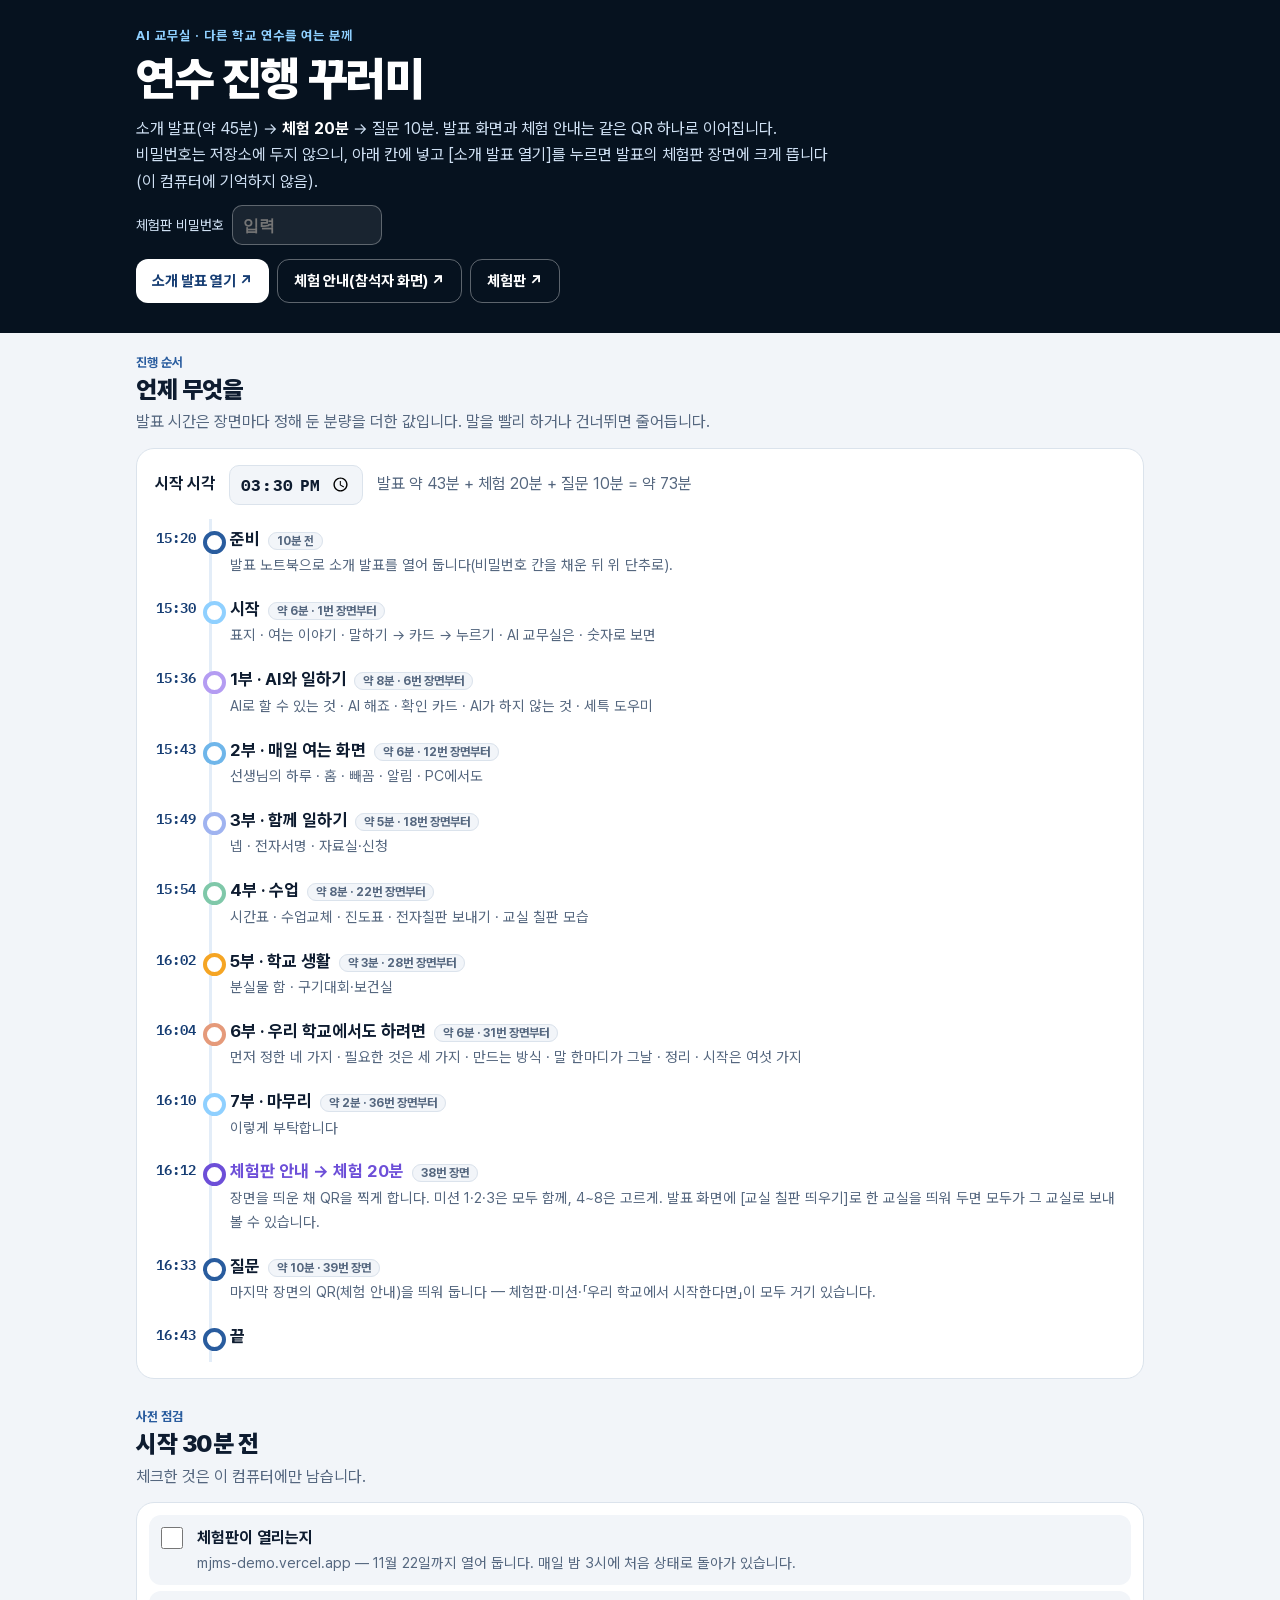
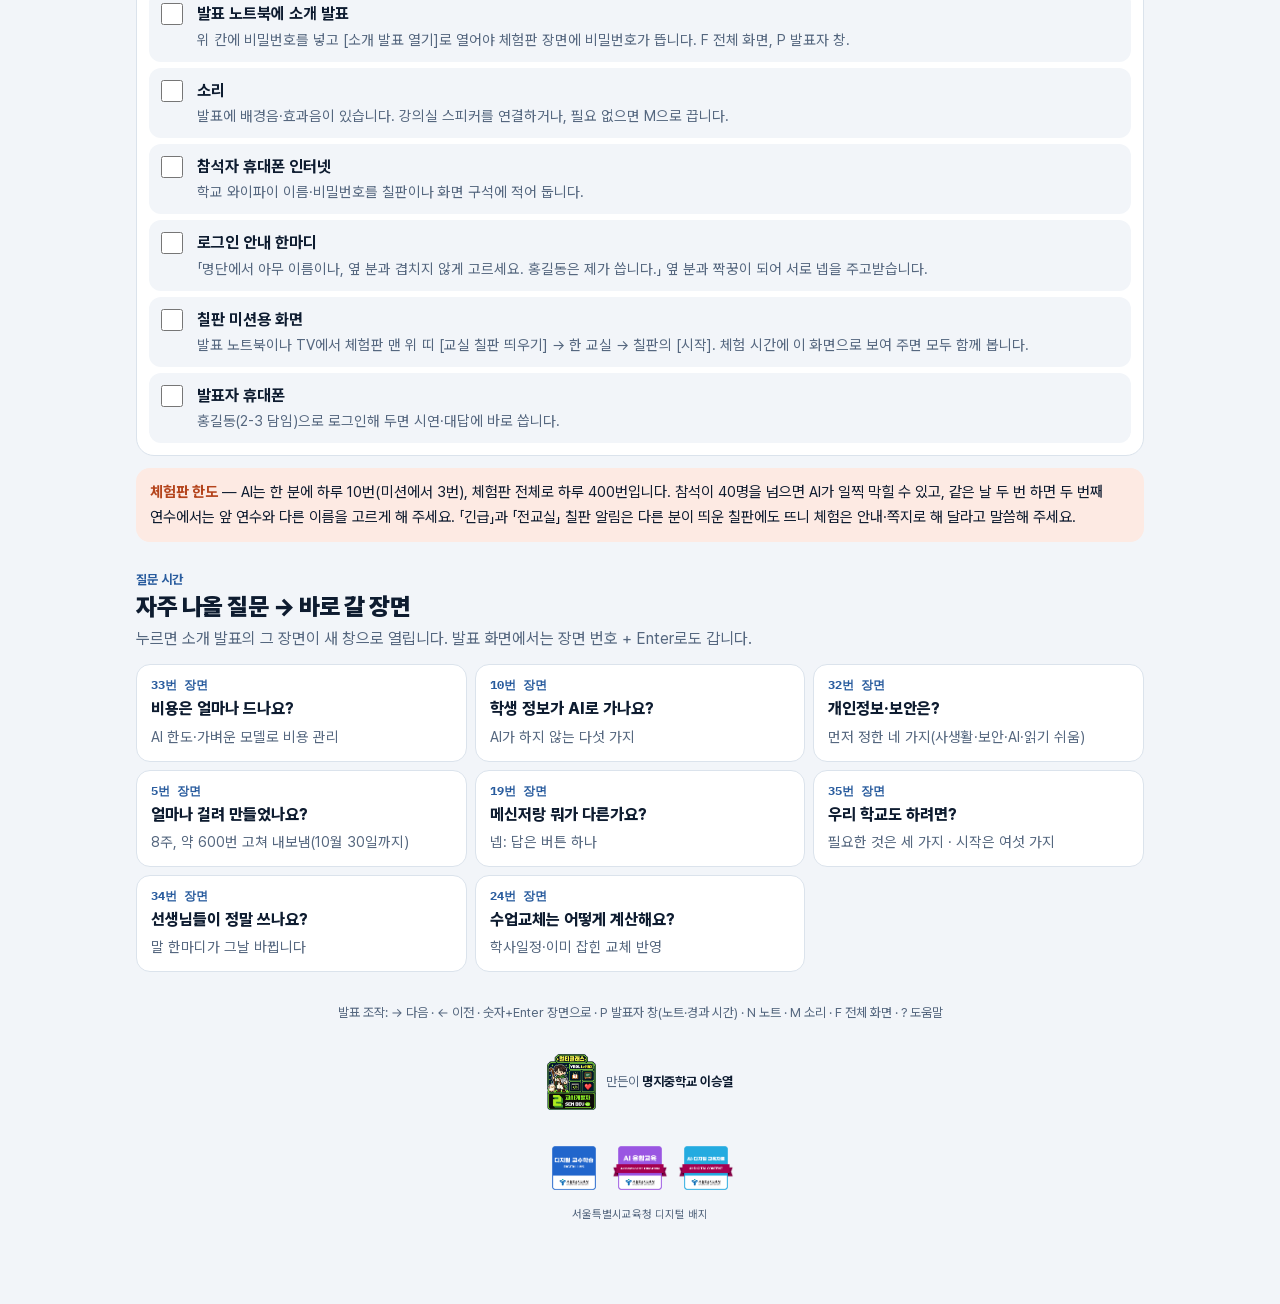
<file: host.html>
<!doctype html>
<html lang="ko">
<head>
<meta charset="utf-8">
<meta name="viewport" content="width=device-width, initial-scale=1, viewport-fit=cover">
<meta name="author" content="명지중학교 이승열">
<title>연수 진행 꾸러미</title>
<meta name="description" content="AI 교무실 다른 학교 연수를 여는 분께 — 진행 순서, 사전 점검, 질문에 바로 갈 장면">
<meta name="theme-color" content="#06121f">
<meta name="robots" content="noindex">
<link rel="icon" href="icon-192.png">
<link rel="stylesheet" href="fonts/pretendard/pretendard.css">
<link rel="preconnect" href="https://fonts.googleapis.com">
<link rel="preconnect" href="https://fonts.gstatic.com" crossorigin>
<link rel="stylesheet" href="https://fonts.googleapis.com/css2?family=IBM+Plex+Mono:wght@500;600&display=swap">
<style>
/* 레이아웃: 발표자 한 사람이 컴퓨터로 보는 준비 화면. 위 띠(발표 열기 단추) → 진행 순서(시각 계산) → 사전 점검(체크) → 질문에 바로 갈 장면. */
:root {
  --bg: #f2f5f9; --surface: #ffffff; --ink: #0e1c30; --muted: #55677f; --line: #dbe3ec;
  --brand: #295c9e; --brand-deep: #163d73; --brand-tint: #e3edf8; --night: #06121f; --glow: #8fd0ff; --on-brand: #ffffff;
  --ai: #6d4fd8; --ai-tint: #efeafd; --ok: #1f8a5a; --ok-tint: #e2f3ea; --warn: #b4441c; --warn-tint: #fdeae3;
  --body: 'Pretendard Variable', Pretendard, -apple-system, 'Apple SD Gothic Neo', 'Malgun Gothic', sans-serif;
  --mono: 'IBM Plex Mono', ui-monospace, Menlo, Consolas, monospace;
}
@media (prefers-color-scheme: dark) { :root:not([data-theme="light"]) { --bg: #0a1320; --surface: #111d30; --ink: #e6edf6; --muted: #9db0c8; --line: #23374e; --brand: #7cb8f0; --brand-deep: #a9d1f7; --brand-tint: #17304f; --on-brand: #06121f; --ai: #b9a5ff; --ai-tint: #251c45; --ok: #5fd39a; --ok-tint: #12301f; --warn: #ff9a70; --warn-tint: #3a1d14; color-scheme: dark; } }
:root[data-theme="dark"] { --bg: #0a1320; --surface: #111d30; --ink: #e6edf6; --muted: #9db0c8; --line: #23374e; --brand: #7cb8f0; --brand-deep: #a9d1f7; --brand-tint: #17304f; --on-brand: #06121f; --ai: #b9a5ff; --ai-tint: #251c45; --ok: #5fd39a; --ok-tint: #12301f; --warn: #ff9a70; --warn-tint: #3a1d14; color-scheme: dark; }
* { box-sizing: border-box; }
html { scroll-behavior: smooth; }
body { margin: 0; background: var(--bg); color: var(--ink); font: 400 16px/1.65 var(--body); word-break: keep-all; overflow-wrap: anywhere; -webkit-font-smoothing: antialiased; }
a { color: var(--brand); }
p, h1, h2, h3, ol, ul { margin: 0; }
button, input { font: inherit; color: inherit; }
:focus-visible { outline: 3px solid var(--brand); outline-offset: 2px; }
[hidden] { display: none !important; }

.hero { background: var(--night); color: #fff; }
.hero .in { max-width: 1040px; margin: 0 auto; padding: 28px 16px 30px; display: grid; gap: 10px; }
.hero small { font: 700 13px var(--body); letter-spacing: .08em; color: var(--glow); }
.hero h1 { font: 900 clamp(30px, 6vw, 46px)/1.15 var(--body); letter-spacing: -.03em; }
.hero p { color: #cfe0f3; max-width: 44em; }
.hero p b { color: #fff; }
.hero .acts { display: flex; flex-wrap: wrap; gap: 8px; margin-top: 4px; }
.btn { display: inline-flex; align-items: center; gap: 8px; min-height: 44px; padding: 10px 16px; border-radius: 12px; font: 700 15px var(--body); text-decoration: none; background: var(--brand); color: var(--on-brand); border: 0; cursor: pointer; }
.hero .btn { background: #fff; color: #163d73; }
.hero .btn.ghost { background: transparent; color: #fff; border: 1px solid rgba(255, 255, 255, .35); }
.pwbox { display: flex; flex-wrap: wrap; gap: 8px; align-items: center; color: #cfe0f3; font-size: 14px; }
.pwbox input { width: 150px; min-height: 40px; padding: 6px 10px; border-radius: 10px; border: 1px solid rgba(255, 255, 255, .3); background: rgba(255, 255, 255, .08); color: #fff; font: 700 16px var(--mono); }

main { max-width: 1040px; margin: 0 auto; padding: 22px 16px 80px; display: grid; gap: 30px; }
section { display: grid; gap: 12px; min-width: 0; }
.sh { display: grid; gap: 4px; }
.sh .tag { font: 700 13px var(--body); color: var(--brand); }
.sh h2 { font: 900 24px/1.3 var(--body); letter-spacing: -.02em; }
.sh p { color: var(--muted); }
.card { background: var(--surface); border: 1px solid var(--line); border-radius: 18px; padding: 16px 18px; min-width: 0; }

/* 진행 순서 */
.clock { display: flex; flex-wrap: wrap; gap: 8px 14px; align-items: center; }
.clock input { min-height: 40px; padding: 6px 10px; border-radius: 10px; border: 1px solid var(--line); background: var(--bg); font: 700 16px var(--mono); }
.run { list-style: none; padding: 0; display: grid; gap: 0; border-left: 3px solid var(--brand-tint); margin-left: 54px; }
.run li { position: relative; padding: 6px 0 12px 18px; }
.run li::before { content: ""; position: absolute; left: -9px; top: 12px; width: 15px; height: 15px; border-radius: 50%; background: var(--surface); border: 4px solid var(--c, var(--brand)); }
.run .tm { position: absolute; left: -62px; top: 6px; width: 46px; text-align: right; font: 600 14px var(--mono); color: var(--brand-deep); }
.run b { font-size: 17px; }
.run .mn { margin-left: 8px; font: 700 12px var(--body); color: var(--muted); padding: 1px 8px; border-radius: 999px; background: var(--bg); border: 1px solid var(--line); }
.run span.d { display: block; color: var(--muted); font-size: 14.5px; }
.run li.hands::before { border-color: var(--ai); }
.run li.hands b { color: var(--ai); }

/* 점검 */
.checks { list-style: none; padding: 12px; display: grid; gap: 6px; }
.checks label { display: grid; grid-template-columns: 26px minmax(0, 1fr); gap: 10px; align-items: start; padding: 10px 12px; border-radius: 12px; background: var(--bg); cursor: pointer; }
.checks input { width: 22px; height: 22px; margin: 2px 0 0; accent-color: var(--ok); }
.checks b { font-weight: 700; }
.checks span.d { display: block; color: var(--muted); font-size: 14.5px; }
.checks label:has(input:checked) b { color: var(--ok); }
.warnbox { background: var(--warn-tint); color: var(--ink); border-radius: 14px; padding: 12px 14px; font-size: 15px; }
.warnbox b { color: var(--warn); }

/* 질문 */
.faq { display: grid; gap: 8px; grid-template-columns: repeat(auto-fill, minmax(min(100%, 320px), 1fr)); }
.faq a { display: grid; gap: 2px; padding: 12px 14px; border-radius: 14px; background: var(--surface); border: 1px solid var(--line); text-decoration: none; color: inherit; }
.faq a:hover { border-color: var(--brand); }
.faq b { font-weight: 800; }
.faq span { color: var(--muted); font-size: 14.5px; }
.faq small { font: 700 12px var(--mono); color: var(--brand); }
.foot { color: var(--muted); font-size: 13px; text-align: center; }
.by { display: flex; align-items: center; justify-content: center; gap: 10px; color: var(--muted); font-size: 13px; margin: 0; } .by b { color: var(--ink); font-weight: 700; } .by img { width: auto; height: 56px; } .badges { display: flex; flex-wrap: wrap; justify-content: center; align-items: center; gap: 10px; margin: 0; } .badges img { width: 56px; height: 56px; } .badges small { flex-basis: 100%; text-align: center; color: var(--muted); font-size: 11px; }

</style>
</head>
<body>
<header class="hero"><div class="in">
  <small>AI 교무실 · 다른 학교 연수를 여는 분께</small>
  <h1>연수 진행 꾸러미</h1>
  <p>소개 발표(약 45분) → <b>체험 20분</b> → 질문 10분. 발표 화면과 체험 안내는 같은 QR 하나로 이어집니다. 비밀번호는 저장소에 두지 않으니, 아래 칸에 넣고 [소개 발표 열기]를 누르면 발표의 체험판 장면에 크게 뜹니다(이 컴퓨터에 기억하지 않음).</p>
  <div class="pwbox"><label for="pw">체험판 비밀번호</label><input id="pw" type="text" autocomplete="off" spellcheck="false" placeholder="입력"></div>
  <div class="acts">
    <a class="btn" id="go-intro" href="intro.html" target="_blank" rel="noopener">소개 발표 열기 ↗</a>
    <a class="btn ghost" id="go-visit" href="visit.html" target="_blank" rel="noopener">체험 안내(참석자 화면) ↗</a>
    <a class="btn ghost" href="https://mjms-demo.vercel.app" target="_blank" rel="noopener">체험판 ↗</a>
  </div>
</div></header>
<main>
  <section id="run" aria-labelledby="run-h">
    <div class="sh"><span class="tag">진행 순서</span><h2 id="run-h">언제 무엇을</h2><p>발표 시간은 장면마다 정해 둔 분량을 더한 값입니다. 말을 빨리 하거나 건너뛰면 줄어듭니다.</p></div>
    <div class="card" style="display:grid;gap:14px">
      <div class="clock"><label for="t0"><b>시작 시각</b></label><input id="t0" type="time" value="15:30"><span id="total" style="color:var(--muted)"></span></div>
      <ol class="run" id="runlist"></ol>
    </div>
  </section>

  <section id="check" aria-labelledby="check-h">
    <div class="sh"><span class="tag">사전 점검</span><h2 id="check-h">시작 30분 전</h2><p>체크한 것은 이 컴퓨터에만 남습니다.</p></div>
    <ul class="checks card" id="checks"></ul>
    <div class="warnbox" id="limits"></div>
  </section>

  <section id="faq" aria-labelledby="faq-h">
    <div class="sh"><span class="tag">질문 시간</span><h2 id="faq-h">자주 나올 질문 → 바로 갈 장면</h2><p>누르면 소개 발표의 그 장면이 새 창으로 열립니다. 발표 화면에서는 장면 번호 + Enter로도 갑니다.</p></div>
    <div class="faq" id="faqlist"></div>
  </section>

  <p class="foot">발표 조작: → 다음 · ← 이전 · 숫자+Enter 장면으로 · P 발표자 창(노트·경과 시간) · N 노트 · M 소리 · F 전체 화면 · ? 도움말</p>
  <p class="by"><img src="img/yeol.png" alt="" width="50" height="56"><span>만든이 <b>명지중학교 이승열</b></span></p>
  <p class="badges" aria-label="서울특별시교육청 디지털 배지"><img src="img/badge-lms.png" alt="디지털 교수학습 배지" title="디지털 교수학습 · 서울특별시교육청" width="56" height="56"><img src="img/badge-ai.png" alt="AI 융합교육 배지" title="AI 융합교육 · 서울특별시교육청" width="56" height="56"><img src="img/badge-content.png" alt="AI·디지털 교육자료 배지" title="AI·디지털 교육자료 · 서울특별시교육청" width="56" height="56"><small>서울특별시교육청 디지털 배지</small></p>
</main>

<script>
  window.DECK = { E: {}, PARTS: [], list: [], parts: function (l) { var P = this.PARTS; l.forEach(function (p) { P[p.n] = p; }); }, add: function (d) { this.list.push(d); }, h: function () {} };
</script>
<script src="missions.js"></script>
<script src="asks.js"></script>
<script src="intro-scenes.js"></script>
<script>
(function () {
  var $ = function (id) { return document.getElementById(id); };
  function esc(s) { return String(s).replace(/[&<>"]/g, function (c) { return { "&": "&amp;", "<": "&lt;", ">": "&gt;", '"': "&quot;" }[c]; }); }
  function load(k) { try { return localStorage.getItem("host." + k); } catch (e) { return null; } }
  function save(k, v) { try { localStorage.setItem("host." + k, v); } catch (e) { /* 저장이 막혀도 화면은 그대로 */ } }
  var D = window.DECK, list = D.list, P = D.PARTS;
  var order = list.map(function (d) { return d.id; });
  var no = function (id) { return order.indexOf(id) + 1; };

  // 비밀번호: 주소의 ?pw= 또는 칸. 저장하지 않는다.
  var qs = new URLSearchParams(location.search);
  var clean = function (v) { return (v || "").replace(/[^0-9A-Za-z_-]/g, "").slice(0, 24); };
  $("pw").value = clean(qs.get("pw"));
  function pw() { return clean($("pw").value); }
  function links() {
    var q = pw() ? "?pw=" + encodeURIComponent(pw()) : "";
    $("go-intro").href = "intro.html" + q;
    $("go-visit").href = "visit.html" + q;
    renderChecks();
  }
  $("pw").addEventListener("input", links);

  // 진행 순서: 부(part)마다 장면 분량(min)을 더한다. 체험판 장면(s-try) 뒤에 체험 20분, 마지막 장면에서 질문 10분.
  function hm(m) { m = Math.round(m); var h = Math.floor(m / 60) % 24, mm = m % 60; return (h < 10 ? "0" : "") + h + ":" + (mm < 10 ? "0" : "") + mm; }
  function renderRun() {
    var t = ($("t0").value || "15:30").split(":"), start = (+t[0]) * 60 + (+t[1] || 0), at = start;
    var rows = [], cur = null;
    list.forEach(function (d) {
      if (d.id === "s-try" || d.id === "closing") { cur = null; return; }
      if (!cur || cur.part !== d.part) { cur = { part: d.part, min: 0, n0: no(d.id), labels: [] }; rows.push(cur); }
      cur.min += d.min || 0;
      if (!d.opener && cur.labels.length < 6) cur.labels.push(d.label);
    });
    var talk = rows.reduce(function (n, r) { return n + r.min; }, 0) + (list.filter(function (d) { return d.id === "s-try"; })[0] || {}).min;
    var html = '<li><span class="tm">' + hm(at - 10) + "</span><b>준비</b><span class=\"mn\">10분 전</span><span class=\"d\">발표 노트북으로 소개 발표를 열어 둡니다(비밀번호 칸을 채운 뒤 위 단추로).</span></li>";
    rows.forEach(function (r) {
      var name = r.part ? r.part + "부 · " + P[r.part].name : "시작";
      html += '<li style="--c:' + (P[r.part].color || "#295c9e") + '"><span class="tm">' + hm(at) + "</span><b>" + esc(name) + '</b><span class="mn">약 ' + Math.round(r.min) + "분 · " + r.n0 + "번 장면부터</span><span class=\"d\">" + r.labels.map(esc).join(" · ") + "</span></li>";
      at += r.min;
    });
    var tr = list.filter(function (d) { return d.id === "s-try"; })[0];
    html += '<li class="hands"><span class="tm">' + hm(at) + "</span><b>체험판 안내 → 체험 20분</b><span class=\"mn\">" + no("s-try") + "번 장면</span><span class=\"d\">장면을 띄운 채 QR을 찍게 합니다. 미션 1·2·3은 모두 함께, 4~8은 고르게. 발표 화면에 [교실 칠판 띄우기]로 한 교실을 띄워 두면 모두가 그 교실로 보내 볼 수 있습니다.</span></li>";
    at += (tr ? tr.min : 1.5) + 20;
    html += '<li><span class="tm">' + hm(at) + "</span><b>질문</b><span class=\"mn\">약 10분 · " + no("closing") + "번 장면</span><span class=\"d\">마지막 장면의 QR(체험 안내)을 띄워 둡니다 — 체험판·미션·「우리 학교에서 시작한다면」이 모두 거기 있습니다.</span></li>";
    at += 10;
    html += '<li><span class="tm">' + hm(at) + "</span><b>끝</b></li>";
    $("runlist").innerHTML = html;
    $("total").textContent = "발표 약 " + Math.round(talk) + "분 + 체험 20분 + 질문 10분 = 약 " + Math.round(at - start) + "분";
  }
  $("t0").value = load("t0") || "15:30";
  $("t0").addEventListener("input", function () { save("t0", $("t0").value); renderRun(); });

  // 사전 점검
  var done = {};
  try { done = JSON.parse(load("checks") || "{}") || {}; } catch (e) { done = {}; }
  function renderChecks() {
    var C = [
      ["demo", "체험판이 열리는지", "mjms-demo.vercel.app — 11월 22일까지 열어 둡니다. 매일 밤 3시에 처음 상태로 돌아가 있습니다."],
      ["intro", "발표 노트북에 소개 발표", pw() ? "위 [소개 발표 열기]로 열면 체험판 장면에 비밀번호가 크게 뜹니다. F 전체 화면, P 발표자 창." : "위 칸에 비밀번호를 넣고 [소개 발표 열기]로 열어야 체험판 장면에 비밀번호가 뜹니다. F 전체 화면, P 발표자 창."],
      ["sound", "소리", "발표에 배경음·효과음이 있습니다. 강의실 스피커를 연결하거나, 필요 없으면 M으로 끕니다."],
      ["wifi", "참석자 휴대폰 인터넷", "학교 와이파이 이름·비밀번호를 칠판이나 화면 구석에 적어 둡니다."],
      ["names", "로그인 안내 한마디", "「명단에서 아무 이름이나, 옆 분과 겹치지 않게 고르세요. 홍길동은 제가 씁니다.」 옆 분과 짝꿍이 되어 서로 넵을 주고받습니다."],
      ["board", "칠판 미션용 화면", "발표 노트북이나 TV에서 체험판 맨 위 띠 [교실 칠판 띄우기] → 한 교실 → 칠판의 [시작]. 체험 시간에 이 화면으로 보여 주면 모두 함께 봅니다."],
      ["me", "발표자 휴대폰", "홍길동(2-3 담임)으로 로그인해 두면 시연·대답에 바로 씁니다."]
    ];
    $("checks").innerHTML = C.map(function (c) {
      return '<li><label><input type="checkbox" data-k="' + c[0] + '"' + (done[c[0]] ? " checked" : "") + "><span><b>" + esc(c[1]) + '</b><span class="d">' + esc(c[2]) + "</span></span></label></li>";
    }).join("");
    var ai = (window.MISSIONS || []).reduce(function (n, m) { return n + (m.ai || 0); }, 0);
    $("limits").innerHTML = "<b>체험판 한도</b> — AI는 한 분에 하루 10번(미션에서 " + ai + "번), 체험판 전체로 하루 400번입니다. 참석이 40명을 넘으면 AI가 일찍 막힐 수 있고, 같은 날 두 번 하면 두 번째 연수에서는 앞 연수와 다른 이름을 고르게 해 주세요. 「긴급」과 「전교실」 칠판 알림은 다른 분이 띄운 칠판에도 뜨니 체험은 안내·쪽지로 해 달라고 말씀해 주세요.";
  }
  $("checks").addEventListener("change", function (e) {
    var k = e.target.dataset && e.target.dataset.k; if (!k) return;
    done[k] = e.target.checked || undefined; save("checks", JSON.stringify(done));
  });

  // 질문 → 장면
  var FAQ = [
    ["비용은 얼마나 드나요?", "AI 한도·가벼운 모델로 비용 관리", "stack"],
    ["학생 정보가 AI로 가나요?", "AI가 하지 않는 다섯 가지", "airules"],
    ["개인정보·보안은?", "먼저 정한 네 가지(사생활·보안·AI·읽기 쉬움)", "principles"],
    ["얼마나 걸려 만들었나요?", "8주, 약 600번 고쳐 내보냄(10월 30일까지)", "numbers"],
    ["메신저랑 뭐가 다른가요?", "넵: 답은 버튼 하나", "s-nep"],
    ["우리 학교도 하려면?", "필요한 것은 세 가지 · 시작은 여섯 가지", "start"],
    ["선생님들이 정말 쓰나요?", "말 한마디가 그날 바뀝니다", "lessons"],
    ["수업교체는 어떻게 계산해요?", "학사일정·이미 잡힌 교체 반영", "s-swap"]
  ];
  $("faqlist").innerHTML = FAQ.filter(function (f) { return no(f[2]) > 0; }).map(function (f) {
    return '<a href="intro.html#' + no(f[2]) + '" target="_blank" rel="noopener"><small>' + no(f[2]) + "번 장면</small><b>" + esc(f[0]) + "</b><span>" + esc(f[1]) + "</span></a>";
  }).join("");

  renderRun();
  links();
})();
</script>
</body>
</html>
</file>
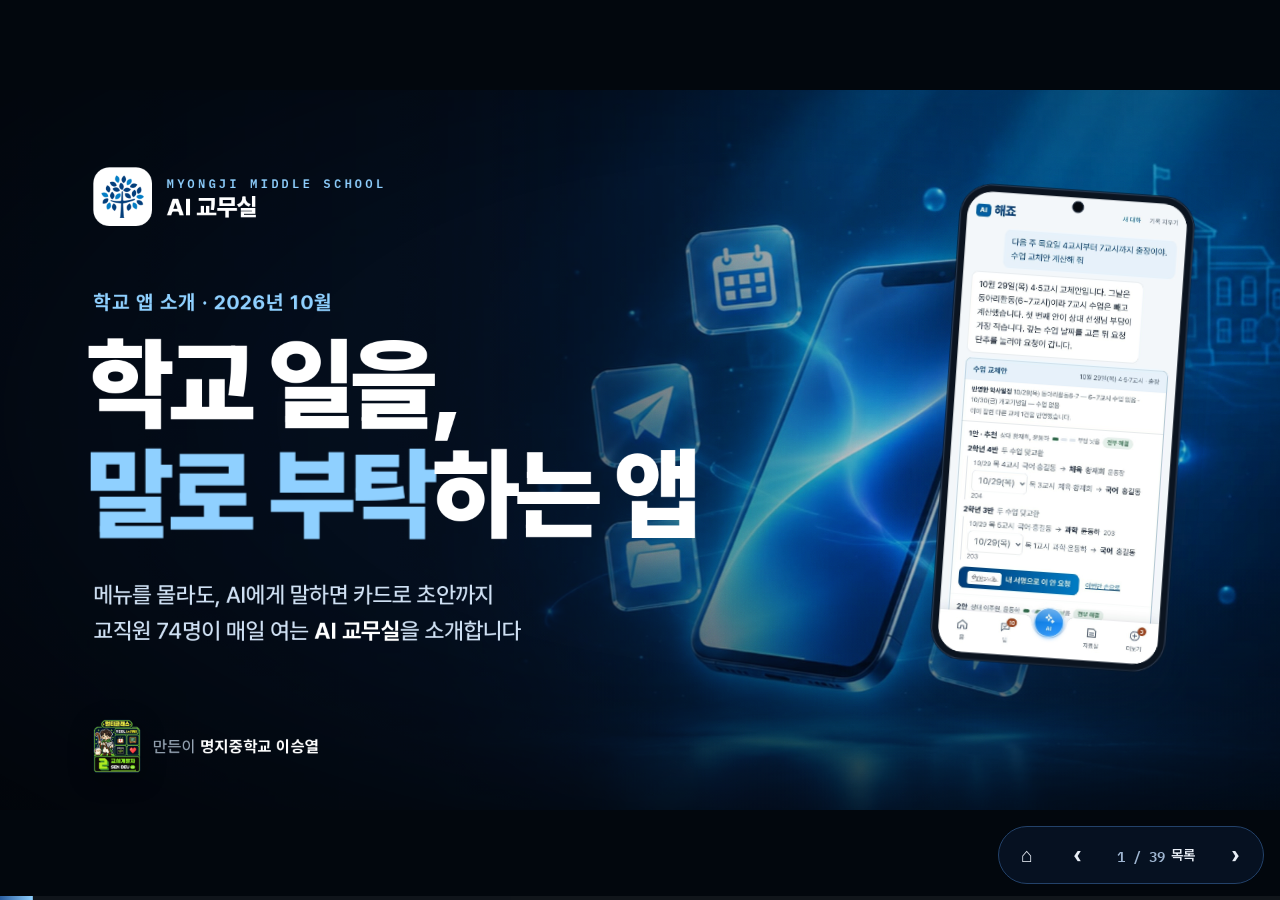
<file: intro.html>
<!doctype html>
<html lang="ko">
<head>
<meta charset="utf-8">
<meta name="viewport" content="width=device-width, initial-scale=1, viewport-fit=cover">
<meta name="author" content="명지중학교 이승열">
<title>AI 교무실 소개</title>
<meta name="description" content="명지중학교 AI 교무실 소개 발표 — 다른 학교 선생님께(화면 속 이름·내용은 예시)">
<meta name="theme-color" content="#06121f">
<link rel="manifest" href="manifest.webmanifest">
<link rel="icon" href="icon-192.png">
<link rel="apple-touch-icon" href="icon-180.png">
<link rel="stylesheet" href="fonts/pretendard/pretendard.css">
<link rel="preconnect" href="https://fonts.googleapis.com">
<link rel="preconnect" href="https://fonts.gstatic.com" crossorigin>
<link rel="stylesheet" href="https://fonts.googleapis.com/css2?family=IBM+Plex+Mono:wght@500;600&family=Nanum+Pen+Script&display=swap">
<link rel="stylesheet" href="phone.css">
<style>
/* 레이아웃: 1920×1080 무대 하나를 창에 맞춰 축소한다. 실습 장면은 왼쪽 820px에 단계, 오른쪽 920px 「카메라 창」에 휴대폰.
   어두운 장면(표지·파트 시작·마무리)은 밤하늘 남색 위 배경 그림, 밝은 장면은 앱과 같은 종이색. 새 기능은 호박색 NEW로만 표시한다. */
:root {
  color-scheme: dark;
  --void: #02070d;                 /* 무대 밖 */
  --night: #06121f; --night-2: #0b1d33; --night-line: #23426a;
  --glow: #8fd0ff;                 /* 어두운 장면의 강조 */
  --paper: #f2f5f9; --surface: #ffffff; --ink: #0e1c30; --muted: #55677f; --faint: #98a6b8; --line: #d8e1eb;
  --brand: #295c9e; --brand-deep: #163d73; --brand-tint: #e3edf8;     /* AI 교무실 앱의 파랑 */
  --new: #f5a524; --new-ink: #3b2600;                                  /* 새 기능 */
  --ai: #6d4fd8; --ai-tint: #efeafd; --ai-ink: #3d2a8a;                /* AI에게 부탁하기 */
  --warn: #dd4f2a; --warn-tint: #fde9e2; --ok: #1f8a5a; --ok-tint: #e2f3ea;
  --display: 'Pretendard Variable', Pretendard, -apple-system, 'Apple SD Gothic Neo', 'Malgun Gothic', sans-serif;
  --body: 'Pretendard Variable', Pretendard, -apple-system, 'Apple SD Gothic Neo', 'Malgun Gothic', sans-serif;
  --mono: 'IBM Plex Mono', ui-monospace, Menlo, Consolas, monospace;
  --pen: 'Nanum Pen Script', 'Apple SD Gothic Neo', cursive;
}
html, body { height: 100%; }
body { margin: 0; background: var(--void); color: var(--ink); font-family: var(--body); overflow: hidden; word-break: keep-all; -webkit-font-smoothing: antialiased; }
* { box-sizing: border-box; }
p, h1, h2, h3, h4, ol, ul { margin: 0; }
ol, ul { padding: 0; list-style: none; }
em { font-style: normal; }
button { font: inherit; color: inherit; }
button:focus-visible { outline: 3px solid var(--glow); outline-offset: 2px; }

#viewport { position: fixed; inset: 0; overflow: hidden; cursor: pointer; touch-action: pan-y; user-select: none; -webkit-user-select: none; }
#stage { position: absolute; left: 0; top: 0; width: 1920px; height: 1080px; transform-origin: 0 0; overflow: hidden; background: var(--night); }
#scenes { position: absolute; inset: 0; }
#streaks { position: absolute; inset: -10% -20%; pointer-events: none; opacity: 0; z-index: 50; mix-blend-mode: screen;
  background:
    linear-gradient(90deg, transparent 0, rgba(143, 208, 255, .0) 10%, rgba(143, 208, 255, .55) 30%, transparent 60%) 0 18% / 100% 3px no-repeat,
    linear-gradient(90deg, transparent 10%, rgba(255, 255, 255, .45) 40%, transparent 70%) 0 41% / 100% 2px no-repeat,
    linear-gradient(90deg, transparent 0, rgba(143, 208, 255, .5) 50%, transparent 90%) 0 63% / 100% 4px no-repeat,
    linear-gradient(90deg, transparent 20%, rgba(255, 255, 255, .35) 55%, transparent 85%) 0 82% / 100% 2px no-repeat; }

/* ── 장면 공통 ── */
.scene { position: absolute; inset: 0; overflow: hidden; will-change: transform; }
.scene.light { background: var(--paper); color: var(--ink); }
.scene.light::before { content: ""; position: absolute; inset: 0; pointer-events: none;
  background-image: radial-gradient(circle at 1px 1px, rgba(41, 92, 158, .10) 1.4px, transparent 0); background-size: 32px 32px;
  mask-image: linear-gradient(100deg, #000 0%, transparent 55%); -webkit-mask-image: linear-gradient(100deg, #000 0%, transparent 55%); }
.scene.dark { background: var(--night); color: #fff; }
.abs { position: absolute; }
.w { display: inline-block; white-space: nowrap; }
.ch { display: inline-block; will-change: transform; }
.ln { display: block; overflow: hidden; padding: .06em 0 .1em; margin-bottom: -.12em; }
.punch { display: inline-block; }
.mono { font-family: var(--mono); font-variant-numeric: tabular-nums; }

/* 어두운 장면: 배경 그림 + 그늘 + 빛 + 거친 입자 */
.art-wrap { position: absolute; inset: -4%; overflow: hidden; }
.art-wrap img { position: absolute; inset: 0; width: 100%; height: 100%; object-fit: cover; transform-origin: 60% 50%; will-change: transform; }
.art-wrap.flip img { transform: scaleX(-1); }
.shade { position: absolute; inset: 0; background:
  linear-gradient(90deg, rgba(4, 12, 24, .96) 0%, rgba(4, 12, 24, .82) 34%, rgba(4, 12, 24, .25) 68%, rgba(4, 12, 24, .1) 100%),
  linear-gradient(0deg, rgba(4, 12, 24, .7) 0%, transparent 35%); }
.grain { position: absolute; inset: 0; pointer-events: none; opacity: .14; mix-blend-mode: overlay;
  background-image: url("data:image/svg+xml;utf8,<svg xmlns='http://www.w3.org/2000/svg' width='220' height='220'><filter id='n'><feTurbulence type='fractalNoise' baseFrequency='.9' numOctaves='2' stitchTiles='stitch'/></filter><rect width='100%' height='100%' filter='url(%23n)'/></svg>"); }
.vignette { position: absolute; inset: 0; pointer-events: none; background: radial-gradient(ellipse at 60% 45%, transparent 45%, rgba(0, 0, 0, .55) 100%); }

/* 파트 시작(opener) */
.op-num { position: absolute; right: 70px; top: 40px; font: 900 560px/1 var(--display); color: transparent; -webkit-text-stroke: 2px rgba(143, 208, 255, .32); letter-spacing: -.04em; }
.op-kicker { position: absolute; left: 140px; top: 236px; display: flex; gap: 18px; align-items: center; font: 700 30px var(--body); color: var(--glow); letter-spacing: .04em; }
.op-kicker .pill { font: 600 24px var(--mono); color: #fff; border: 2px solid rgba(143, 208, 255, .5); border-radius: 999px; padding: 4px 18px; }
.op-title { position: absolute; left: 132px; top: 300px; font: 900 132px/1.12 var(--display); letter-spacing: -.035em; color: #fff; text-wrap: balance; }
.op-title em { color: var(--glow); }
.op-ba { position: absolute; left: 140px; top: 680px; display: grid; gap: 22px; width: 1100px; z-index: 1; }
.op-ba .row { display: grid; grid-template-columns: 120px 1fr; align-items: center; gap: 26px; font: 500 36px var(--body); }
.op-ba .lbl { font: 700 22px var(--body); letter-spacing: .08em; border-radius: 8px; padding: 6px 0; text-align: center; }
.op-ba .was { color: rgba(232, 238, 246, .62); }
.op-ba .was .lbl { background: rgba(255, 255, 255, .08); color: rgba(232, 238, 246, .7); }
.op-ba .was .txt { position: relative; justify-self: start; }
.op-ba .was .strike { position: absolute; left: -6px; right: -6px; top: 54%; height: 4px; background: var(--warn); transform-origin: left; border-radius: 2px; }
.op-ba .now { color: #fff; font-weight: 700; }
.op-ba .now .lbl { background: var(--glow); color: var(--night); }
.op-ba .now .txt { position: relative; justify-self: start; }
.op-ba .now .hl { position: absolute; left: -10px; right: -10px; bottom: 2px; height: 18px; background: rgba(143, 208, 255, .28); transform-origin: left; z-index: -1; }
.op-part { position: absolute; left: 140px; bottom: 80px; font: 600 22px var(--mono); color: rgba(232, 238, 246, .55); letter-spacing: .2em; }
.newflag { display: inline-flex; align-items: center; gap: 8px; background: var(--new); color: var(--new-ink); font: 800 22px var(--mono); letter-spacing: .1em; border-radius: 6px; padding: 4px 12px; }

/* ── 로어서드 ── */
.lt { position: absolute; left: 120px; bottom: 60px; display: flex; align-items: stretch; height: 92px; z-index: 30; filter: drop-shadow(0 14px 28px rgba(6, 20, 40, .22)); }
.lt-bar { width: 12px; background: var(--brand); transform-origin: bottom; }
.lt-tag, .lt-main, .lt-timer { display: flex; flex-direction: column; justify-content: center; overflow: hidden; }
.lt-tag { background: var(--brand); color: #fff; padding: 0 28px; font: 700 26px var(--body); letter-spacing: .03em; white-space: nowrap; }
.lt-main { background: var(--surface); color: var(--ink); padding: 0 34px; gap: 2px; }
.lt-main b { font: 700 32px/1.25 var(--body); white-space: nowrap; overflow: hidden; display: block; }
.lt-main small { font: 500 21px/1.3 var(--body); color: var(--muted); white-space: nowrap; overflow: hidden; display: block; }
.lt span { display: inline-block; }
.lt-timer { background: var(--ink); color: #fff; padding: 0 28px; font: 600 38px var(--mono); font-variant-numeric: tabular-nums; min-width: 180px; align-items: center; }
.lt-timer.run { background: var(--brand-deep); }
.lt-timer.paused span::after { content: " ❚❚"; font-size: 20px; color: var(--faint); }
.lt-timer.done { background: var(--warn); animation: blink 1s steps(2) infinite; font-size: 28px; }
@keyframes blink { 50% { filter: brightness(1.25); } }
.lt.warn .lt-bar, .lt.warn .lt-tag { background: var(--warn); }
.lt.warn .lt-main { background: var(--warn-tint); }
.lt.new .lt-bar { background: var(--new); }
.lt.new .lt-tag { background: var(--new); color: var(--new-ink); }
.lt.dark .lt-bar { background: var(--glow); }
.lt.dark .lt-tag { background: var(--glow); color: var(--night); }
.lt.dark .lt-main { background: rgba(9, 24, 44, .82); color: #fff; backdrop-filter: blur(10px); -webkit-backdrop-filter: blur(10px); }
.lt.dark .lt-main small { color: #a9bfd9; }
.lt.ok .lt-bar, .lt.ok .lt-tag { background: var(--ok); }
.lt.ai .lt-bar, .lt.ai .lt-tag { background: var(--ai); }
.lt.up { bottom: 168px; height: 80px; }
.lt.up .lt-main b { font-size: 28px; }

/* ── 밝은 장면의 머리글 ── */
.chiprow { position: absolute; left: 120px; top: 92px; display: flex; gap: 14px; align-items: center; }
.chip { display: inline-flex; align-items: center; gap: 10px; padding: 9px 22px; border-radius: 999px; font: 700 24px var(--body); letter-spacing: .02em; background: var(--brand-tint); color: var(--brand-deep); }
.chip.ghost { background: transparent; border: 2px solid var(--line); color: var(--muted); }
.chip.watch { background: var(--warn-tint); color: var(--warn); }
.chip.new { background: var(--new); color: var(--new-ink); font-family: var(--mono); letter-spacing: .1em; }
.chip.ai { background: var(--ai); color: #fff; }
.title { position: absolute; left: 116px; top: 150px; width: 1680px; font: 900 72px/1.16 var(--display); letter-spacing: -.03em; text-wrap: balance; }
.title em { color: var(--brand); }
.practice .title { width: 860px; font-size: 64px; }

/* ── 실습: 단계 ── */
.steps { position: absolute; left: 120px; top: 330px; width: 820px; display: grid; gap: 12px; counter-reset: s; }
.practice .title.two + .steps { top: 404px; }
.steps li { position: relative; display: grid; grid-template-columns: 50px minmax(0, 1fr); gap: 20px; align-items: center; padding: 14px 20px 14px 14px; border-radius: 18px; font: 500 28px/1.42 var(--body); color: #8796ab; transition: color .4s, background .4s; }
.steps li::before { counter-increment: s; content: counter(s); width: 50px; height: 50px; border-radius: 50%; display: grid; place-items: center; font: 600 24px var(--mono); border: 2px solid var(--line); color: var(--faint); background: var(--surface); transition: all .4s; }
.steps li.on { color: var(--ink); font-weight: 700; background: var(--surface); box-shadow: 0 12px 34px rgba(14, 28, 48, .09); }
.steps li.on::before { background: var(--brand); border-color: var(--brand); color: #fff; }
.steps li.done { color: var(--muted); }
.steps li.done::before { content: "✓"; background: var(--brand-tint); border-color: var(--brand-tint); color: var(--brand); font-family: var(--body); }
.steps li.warn.on { background: var(--warn-tint); }
.steps li.warn.on::before { background: var(--warn); border-color: var(--warn); }
.steps li .k { display: inline-block; padding: 0 12px; border-radius: 8px; background: var(--brand); color: #fff; font-weight: 700; font-size: .9em; line-height: 1.45; }
.steps li .q { color: var(--brand-deep); font-weight: 700; }
.steps li:not(.on) .k { background: var(--line); color: var(--muted); }
.steps li.on .q { color: var(--brand); }
.steps li .nw { font: 800 16px var(--mono); letter-spacing: .08em; background: var(--new); color: var(--new-ink); border-radius: 5px; padding: 2px 7px; vertical-align: 4px; }
.steps li b { font-weight: 700; }
.side-note { position: absolute; left: 120px; width: 820px; display: flex; gap: 18px; align-items: center; padding: 18px 24px; border-radius: 16px; font: 500 24px/1.5 var(--body); background: var(--brand-tint); color: var(--brand-deep); }
.side-note.warn { background: var(--warn-tint); color: #8f2e14; }
.side-note b { font-weight: 700; }

/* ── 개념 장면 공용 부품 ── */
.card { background: var(--surface); border: 1px solid var(--line); border-radius: 26px; box-shadow: 0 14px 40px rgba(14, 28, 48, .06); }
.node { position: absolute; padding: 30px 30px 32px; }
.node .tag { display: inline-block; padding: 6px 16px; border-radius: 999px; font: 700 20px var(--body); background: var(--brand-tint); color: var(--brand-deep); margin-bottom: 18px; }
.node h3 { font: 800 36px/1.25 var(--display); margin-bottom: 12px; letter-spacing: -.02em; }
.node p { font: 500 24px/1.5 var(--body); color: var(--muted); }
.node p b { color: var(--ink); }
.node.hot { border-color: var(--brand); box-shadow: 0 0 0 3px rgba(41, 92, 158, .15), 0 18px 46px rgba(41, 92, 158, .18); }
.node.newb { border-color: var(--new); box-shadow: 0 0 0 3px rgba(245, 165, 36, .2), 0 18px 46px rgba(245, 165, 36, .15); }
.arrow { position: absolute; height: 4px; background: var(--brand); transform-origin: left; border-radius: 2px; }
.arrow::after { content: ""; position: absolute; right: -2px; top: 50%; width: 16px; height: 16px; border-top: 4px solid var(--brand); border-right: 4px solid var(--brand); transform: translateY(-50%) rotate(45deg); }
.pills { position: absolute; display: flex; flex-wrap: wrap; gap: 14px; }
.pills .p { padding: 12px 24px; border-radius: 999px; background: var(--surface); border: 2px solid var(--line); font: 500 24px var(--body); color: var(--ink); }
.pills .p b { color: var(--brand); margin-right: 8px; }
.pills .p.warn { background: var(--warn-tint); border-color: transparent; color: #8f2e14; font-weight: 700; }
.pills .p.new { border-color: var(--new); }
.badge-new { display: inline-block; font: 800 16px var(--mono); letter-spacing: .1em; background: var(--new); color: var(--new-ink); border-radius: 5px; padding: 3px 8px; vertical-align: middle; }

/* ── 진행 표시·노트·개요·도움말 ── */
#bar { position: fixed; left: 0; right: 0; bottom: 0; height: 4px; background: rgba(255, 255, 255, .06); z-index: 60; pointer-events: none; }
#bar i { display: block; height: 100%; background: linear-gradient(90deg, var(--brand), var(--glow)); transform-origin: left; transform: scaleX(0); transition: transform .6s cubic-bezier(.16, 1, .3, 1); }
#hud { position: fixed; left: 50%; bottom: calc(14px + env(safe-area-inset-bottom, 0px)); transform: translate(-50%, 20px); width: min(1100px, calc(100% - 32px)); display: flex; flex-wrap: wrap; align-items: center; gap: 10px 16px; padding: 12px 16px; border-radius: 16px; background: rgba(8, 20, 38, .9); color: #e8eef6; font: 500 14px var(--body); opacity: 0; transition: opacity .3s, transform .3s; z-index: 70; pointer-events: none; backdrop-filter: blur(8px); -webkit-backdrop-filter: blur(8px); }
#hud.show { opacity: 1; transform: translate(-50%, 0); pointer-events: auto; }
#hud .meta { display: flex; gap: 10px; align-items: baseline; min-width: 0; }
#hud-part { color: var(--glow); white-space: nowrap; }
#hud-label { font-weight: 700; white-space: nowrap; overflow: hidden; text-overflow: ellipsis; }
#hud-count { font-family: var(--mono); color: #9fb6d2; white-space: nowrap; }
#hud-segs { flex: 1 1 260px; display: flex; gap: 2px; min-width: 0; }
#hud-segs i { flex: 1; height: 16px; cursor: pointer; display: flex; align-items: center; }
#hud-segs i::before { content: ""; display: block; width: 100%; height: 5px; border-radius: 3px; background: rgba(255, 255, 255, .15); }
#hud-segs i.past::before { background: color-mix(in srgb, var(--c) 55%, transparent); }
#hud-segs i.on::before { background: var(--c); height: 9px; }
#hud .btns { display: flex; gap: 6px; flex-wrap: wrap; }
#hud .btns button { border: 1px solid #2c5384; background: #12284a; border-radius: 10px; padding: 7px 11px; cursor: pointer; font-size: 13px; }
#hud .btns button:hover { background: #1b3a66; }
#notes { position: fixed; left: 16px; right: 16px; bottom: calc(16px + env(safe-area-inset-bottom, 0px)); max-height: 42%; overflow: auto; z-index: 65; background: rgba(8, 20, 38, .94); color: #e8eef6; border: 1px solid #23426a; border-radius: 18px; padding: 18px 24px; font: 400 19px/1.65 var(--body); }
#notes .nb-head { display: flex; flex-wrap: wrap; gap: 6px 14px; align-items: baseline; margin-bottom: 8px; }
#notes .nb-head b { font-size: 21px; }
#notes .nb-head span { color: #9fb6d2; font-size: 15px; }
#notes .nb-body b { color: #ffd27a; }
#notes .nb-next { margin-top: 10px; color: #9fb6d2; font-size: 15px; }
#overview { position: fixed; inset: 0; z-index: 80; overflow: auto; background: rgba(4, 12, 24, .97); color: #e8eef6; padding: 28px 16px 60px; }
#overview .ov-head { max-width: 1240px; margin: 0 auto 18px; display: flex; flex-wrap: wrap; gap: 6px 18px; align-items: baseline; }
#overview h2 { font: 900 30px var(--display); }
#overview .ov-head p { color: #9fb6d2; font-size: 15px; }
#overview .ov-grid { max-width: 1240px; margin: 0 auto; display: grid; grid-template-columns: repeat(auto-fill, minmax(min(100%, 280px), 1fr)); gap: 14px; }
#overview .ov-part { background: #0d1f37; border: 1px solid #23426a; border-radius: 16px; padding: 14px; min-width: 0; }
#overview .ov-part.new { border-color: var(--new); }
#overview h3 { display: flex; gap: 10px; align-items: baseline; font: 700 18px var(--body); margin-bottom: 8px; }
#overview h3 span { font: 600 14px var(--mono); color: var(--glow); }
#overview h3 em { margin-left: auto; font: 600 14px var(--mono); color: #9fb6d2; }
#overview ol { display: grid; gap: 4px; }
#overview li button { width: 100%; text-align: left; background: transparent; border: 0; border-radius: 10px; padding: 7px 8px; cursor: pointer; font-size: 15px; display: flex; gap: 8px; align-items: baseline; flex-wrap: wrap; }
#overview li button:hover { background: #16304f; }
#overview li i { font: 600 13px var(--mono); color: #9fb6d2; min-width: 22px; font-style: normal; }
#overview .nw, #overview .pr { font: 800 11px var(--mono); letter-spacing: .06em; border-radius: 4px; padding: 2px 6px; }
#overview .nw { background: var(--new); color: var(--new-ink); }
#overview .pr { background: #23426a; color: #cfe3fa; }
#help { position: fixed; left: 50%; top: 50%; transform: translate(-50%, -50%); width: min(560px, calc(100% - 32px)); z-index: 85; background: rgba(8, 20, 38, .97); color: #e8eef6; border: 1px solid #23426a; border-radius: 18px; padding: 22px 26px; font: 400 16px/1.7 var(--body); }
#help h3 { font: 700 20px var(--body); margin-bottom: 8px; }
#help dl { display: grid; grid-template-columns: max-content 1fr; gap: 4px 18px; margin: 0; }
#help dt { font: 600 15px var(--mono); color: var(--glow); }
#help dd { margin: 0; }
#black { position: fixed; inset: 0; background: #000; z-index: 90; cursor: pointer; }
#toast { position: fixed; left: 50%; top: calc(18px + env(safe-area-inset-top, 0px)); transform: translateX(-50%); z-index: 95; background: rgba(8, 20, 38, .95); color: #fff; border: 1px solid #23426a; padding: 10px 18px; border-radius: 12px; font: 500 15px var(--body); max-width: calc(100% - 32px); }
@media (prefers-reduced-motion: reduce) { #bar i { transition: none; } }
/* 공유 모드(연수 뒤 다시 보기) */
#snav { position: fixed; right: max(16px, env(safe-area-inset-right, 0px)); bottom: calc(16px + env(safe-area-inset-bottom, 0px)); z-index: 75; display: flex; gap: 6px; align-items: center; padding: 6px; border-radius: 999px; background: rgba(8, 20, 38, .82); border: 1px solid #23426a; backdrop-filter: blur(8px); -webkit-backdrop-filter: blur(8px); }
#snav button, #snav a { display: grid; place-items: center; min-width: 44px; height: 44px; padding: 0 12px; border-radius: 999px; border: 0; background: transparent; color: #e8eef6; font: 700 24px/1 var(--body); text-decoration: none; cursor: pointer; }
#snav .list { font: 600 14px var(--body); gap: 6px; display: flex; }
#snav .list span { font-family: var(--mono); color: #9fb6d2; }
#snav .home { font-size: 20px; }
#snav { transition: opacity .4s; }
#snav.idle { opacity: .32; }
#snav.idle:hover, #snav.idle:focus-within { opacity: 1; }
#snav button:hover, #snav a:hover { background: #16304f; }
body.share #hud { bottom: calc(80px + env(safe-area-inset-bottom, 0px)); }
#rotate { position: fixed; inset: 0; z-index: 88; display: grid; place-items: center; padding: 24px 16px; background: rgba(4, 12, 24, .93); color: #e8eef6; text-align: center; }
#rotate[hidden] { display: none; }
#rotate div { max-width: 340px; display: grid; gap: 14px; }
#rotate b { font: 800 22px var(--body); }
#rotate p { font: 400 16px/1.6 var(--body); color: #b9cbe0; }
#rotate a { display: block; padding: 14px; border-radius: 14px; background: var(--brand); color: #fff; font: 700 17px var(--body); text-decoration: none; }
#rotate button { padding: 12px; border-radius: 14px; border: 1px solid #2c5384; background: transparent; color: #cfe0f3; font: 600 15px var(--body); }
</style>
</head>
<body>
<div id="viewport" aria-label="발표 화면. 누르거나 오른쪽 화살표로 넘깁니다">
  <div id="stage">
    <div id="scenes"></div>
    <div id="streaks"></div>
  </div>
</div>
<div id="bar"><i></i></div>
<div id="hud">
  <div class="meta"><span id="hud-part"></span><span id="hud-label"></span><span id="hud-count"></span></div>
  <div id="hud-segs"></div>
  <div class="btns">
    <button type="button" data-cmd="notes">노트 N</button>
    <button type="button" data-cmd="overview">구성 G</button>
    <button type="button" data-cmd="presenter">발표자 창 P</button>
    <button type="button" data-cmd="sound">소리 켬 M</button>
    <button type="button" data-cmd="bgm">배경음 켬 J</button>
    <button type="button" data-cmd="vol-" aria-label="소리 작게">소리 − [</button>
    <button type="button" data-cmd="vol+" aria-label="소리 크게">소리 + ]</button>
    <button type="button" data-cmd="full">전체 화면 F</button>
    <button type="button" data-cmd="help">도움말 ?</button>
  </div>
</div>
<div id="notes" hidden></div>
<div id="overview" hidden></div>
<div id="help" hidden>
  <h3>발표 조작</h3>
  <dl>
    <dt>→ · 스페이스 · 클릭</dt><dd>다음 단계 (리모컨 PageDown도 됩니다)</dd>
    <dt>← · 오른쪽 클릭</dt><dd>이전 단계</dd>
    <dt>숫자 + Enter</dt><dd>그 장면으로 바로 (예: 21 Enter)</dd>
    <dt>T</dt><dd>실습 타이머 시작·멈춤 (첫 단계에서 저절로 시작)</dd>
    <dt>N</dt><dd>발표자 노트 보이기</dd>
    <dt>P</dt><dd>발표자 창 따로 열기 (노트·경과 시간·다음 장면)</dd>
    <dt>G</dt><dd>발표 구성 전체 보기</dd>
    <dt>B</dt><dd>화면 잠깐 가리기</dd>
    <dt>F</dt><dd>전체 화면</dd>
    <dt>M</dt><dd>소리 전체 켜고 끄기 (처음 누르거나 클릭할 때 켜집니다)</dd>
    <dt>J</dt><dd>배경음 켜고 끄기 (표지·실습 타이머·마무리에서 잔잔하게)</dd>
    <dt>[ · ]</dt><dd>소리 작게 · 크게</dd>
  </dl>
</div>
<div id="black" hidden></div>
<div id="toast" hidden></div>
<svg width="0" height="0" style="position:absolute" aria-hidden="true"><filter id="whipblur" x="-30%" y="-5%" width="160%" height="110%" color-interpolation-filters="sRGB"><feGaussianBlur id="whipg" stdDeviation="0 0"/></filter></svg>
<script>window.DECK_MODE = "share"; window.DECK_TARGET = 45; window.DECK_TOUR = "tour.html";</script>
<script src="sound.js"></script>
<script src="deck.js"></script>
<script src="img/rects.js"></script>
<script src="asks.js"></script>
<script src="board-btns.js"></script>
<script src="missions.js"></script>
<script src="intro-scenes.js"></script>
<script>DECK.start();</script>
</body>
</html>
</file>
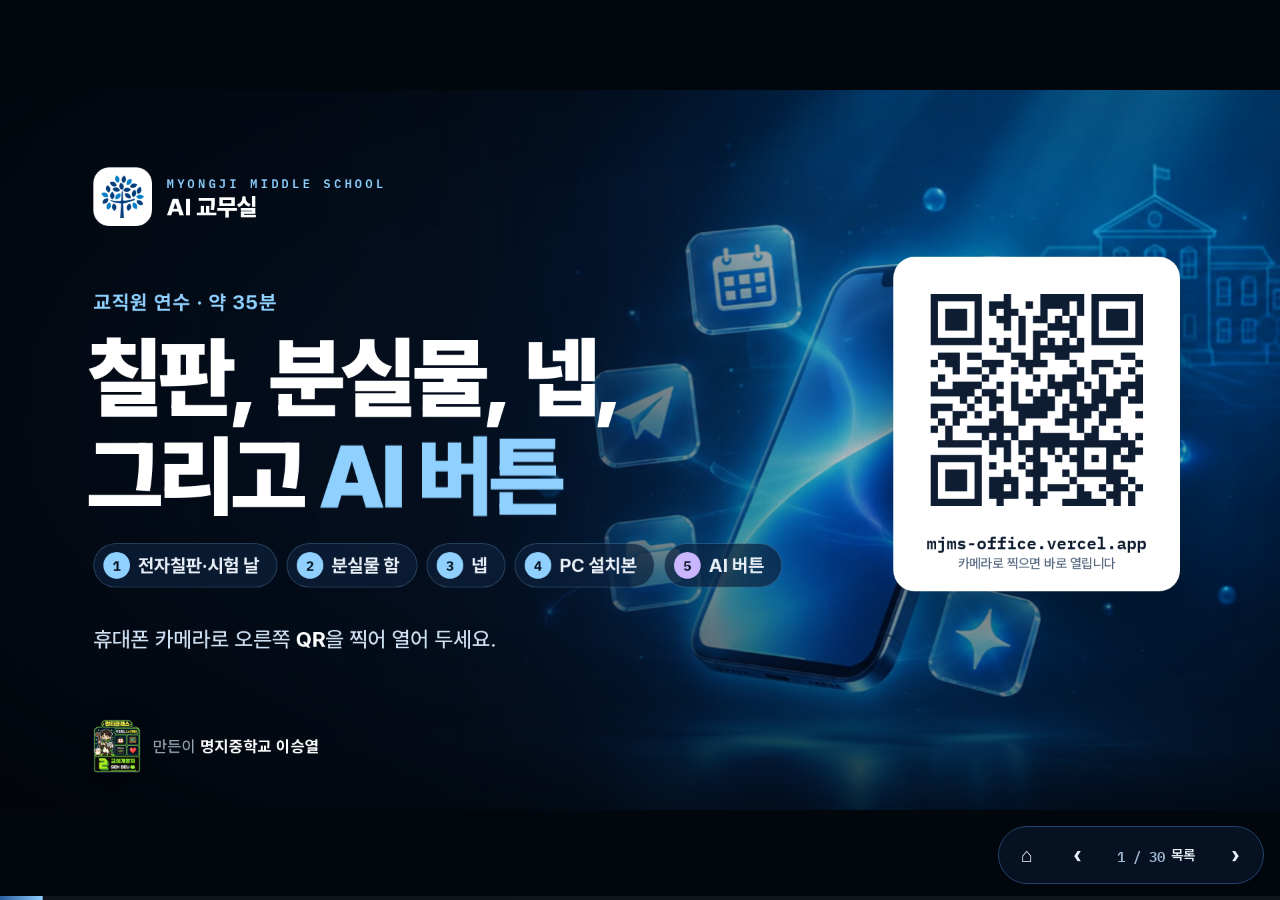
<file: mini.html>
<!doctype html>
<html lang="ko">
<head>
<meta charset="utf-8">
<meta name="viewport" content="width=device-width, initial-scale=1, viewport-fit=cover">
<meta name="author" content="명지중학교 이승열">
<title>칠판·시험·분실물·넵·PC·AI 연수</title>
<meta name="description" content="명지중학교 AI 교무실 짧은 연수 — 전자칠판(시험 날 담임 역할), 분실물 함, 넵, PC 설치본, AI 버튼(화면 속 이름·내용은 예시)">
<meta name="theme-color" content="#06121f">
<link rel="manifest" href="manifest.webmanifest">
<link rel="icon" href="icon-192.png">
<link rel="apple-touch-icon" href="icon-180.png">
<link rel="stylesheet" href="fonts/pretendard/pretendard.css">
<link rel="preconnect" href="https://fonts.googleapis.com">
<link rel="preconnect" href="https://fonts.gstatic.com" crossorigin>
<link rel="stylesheet" href="https://fonts.googleapis.com/css2?family=IBM+Plex+Mono:wght@500;600&family=Nanum+Pen+Script&display=swap">
<link rel="stylesheet" href="phone.css">
<style>
/* 레이아웃: 1920×1080 무대 하나를 창에 맞춰 축소한다. 실습 장면은 왼쪽 820px에 단계, 오른쪽 920px 「카메라 창」에 휴대폰.
   어두운 장면(표지·파트 시작·마무리)은 밤하늘 남색 위 배경 그림, 밝은 장면은 앱과 같은 종이색. 새 기능은 호박색 NEW로만 표시한다. */
:root {
  color-scheme: dark;
  --void: #02070d;                 /* 무대 밖 */
  --night: #06121f; --night-2: #0b1d33; --night-line: #23426a;
  --glow: #8fd0ff;                 /* 어두운 장면의 강조 */
  --paper: #f2f5f9; --surface: #ffffff; --ink: #0e1c30; --muted: #55677f; --faint: #98a6b8; --line: #d8e1eb;
  --brand: #295c9e; --brand-deep: #163d73; --brand-tint: #e3edf8;     /* AI 교무실 앱의 파랑 */
  --new: #f5a524; --new-ink: #3b2600;                                  /* 새 기능 */
  --ai: #6d4fd8; --ai-tint: #efeafd; --ai-ink: #3d2a8a;                /* AI에게 부탁하기 */
  --warn: #dd4f2a; --warn-tint: #fde9e2; --ok: #1f8a5a; --ok-tint: #e2f3ea;
  --display: 'Pretendard Variable', Pretendard, -apple-system, 'Apple SD Gothic Neo', 'Malgun Gothic', sans-serif;
  --body: 'Pretendard Variable', Pretendard, -apple-system, 'Apple SD Gothic Neo', 'Malgun Gothic', sans-serif;
  --mono: 'IBM Plex Mono', ui-monospace, Menlo, Consolas, monospace;
  --pen: 'Nanum Pen Script', 'Apple SD Gothic Neo', cursive;
}
html, body { height: 100%; }
body { margin: 0; background: var(--void); color: var(--ink); font-family: var(--body); overflow: hidden; word-break: keep-all; -webkit-font-smoothing: antialiased; }
* { box-sizing: border-box; }
p, h1, h2, h3, h4, ol, ul { margin: 0; }
ol, ul { padding: 0; list-style: none; }
em { font-style: normal; }
button { font: inherit; color: inherit; }
button:focus-visible { outline: 3px solid var(--glow); outline-offset: 2px; }

#viewport { position: fixed; inset: 0; overflow: hidden; cursor: pointer; touch-action: pan-y; user-select: none; -webkit-user-select: none; }
#stage { position: absolute; left: 0; top: 0; width: 1920px; height: 1080px; transform-origin: 0 0; overflow: hidden; background: var(--night); }
#scenes { position: absolute; inset: 0; }
#streaks { position: absolute; inset: -10% -20%; pointer-events: none; opacity: 0; z-index: 50; mix-blend-mode: screen;
  background:
    linear-gradient(90deg, transparent 0, rgba(143, 208, 255, .0) 10%, rgba(143, 208, 255, .55) 30%, transparent 60%) 0 18% / 100% 3px no-repeat,
    linear-gradient(90deg, transparent 10%, rgba(255, 255, 255, .45) 40%, transparent 70%) 0 41% / 100% 2px no-repeat,
    linear-gradient(90deg, transparent 0, rgba(143, 208, 255, .5) 50%, transparent 90%) 0 63% / 100% 4px no-repeat,
    linear-gradient(90deg, transparent 20%, rgba(255, 255, 255, .35) 55%, transparent 85%) 0 82% / 100% 2px no-repeat; }

/* ── 장면 공통 ── */
.scene { position: absolute; inset: 0; overflow: hidden; will-change: transform; }
.scene.light { background: var(--paper); color: var(--ink); }
.scene.light::before { content: ""; position: absolute; inset: 0; pointer-events: none;
  background-image: radial-gradient(circle at 1px 1px, rgba(41, 92, 158, .10) 1.4px, transparent 0); background-size: 32px 32px;
  mask-image: linear-gradient(100deg, #000 0%, transparent 55%); -webkit-mask-image: linear-gradient(100deg, #000 0%, transparent 55%); }
.scene.dark { background: var(--night); color: #fff; }
.abs { position: absolute; }
.w { display: inline-block; white-space: nowrap; }
.ch { display: inline-block; will-change: transform; }
.ln { display: block; overflow: hidden; padding: .06em 0 .1em; margin-bottom: -.12em; }
.punch { display: inline-block; }
.mono { font-family: var(--mono); font-variant-numeric: tabular-nums; }

/* 어두운 장면: 배경 그림 + 그늘 + 빛 + 거친 입자 */
.art-wrap { position: absolute; inset: -4%; overflow: hidden; }
.art-wrap img { position: absolute; inset: 0; width: 100%; height: 100%; object-fit: cover; transform-origin: 60% 50%; will-change: transform; }
.art-wrap.flip img { transform: scaleX(-1); }
.shade { position: absolute; inset: 0; background:
  linear-gradient(90deg, rgba(4, 12, 24, .96) 0%, rgba(4, 12, 24, .82) 34%, rgba(4, 12, 24, .25) 68%, rgba(4, 12, 24, .1) 100%),
  linear-gradient(0deg, rgba(4, 12, 24, .7) 0%, transparent 35%); }
.grain { position: absolute; inset: 0; pointer-events: none; opacity: .14; mix-blend-mode: overlay;
  background-image: url("data:image/svg+xml;utf8,<svg xmlns='http://www.w3.org/2000/svg' width='220' height='220'><filter id='n'><feTurbulence type='fractalNoise' baseFrequency='.9' numOctaves='2' stitchTiles='stitch'/></filter><rect width='100%' height='100%' filter='url(%23n)'/></svg>"); }
.vignette { position: absolute; inset: 0; pointer-events: none; background: radial-gradient(ellipse at 60% 45%, transparent 45%, rgba(0, 0, 0, .55) 100%); }

/* 파트 시작(opener) */
.op-num { position: absolute; right: 70px; top: 40px; font: 900 560px/1 var(--display); color: transparent; -webkit-text-stroke: 2px rgba(143, 208, 255, .32); letter-spacing: -.04em; }
.op-kicker { position: absolute; left: 140px; top: 236px; display: flex; gap: 18px; align-items: center; font: 700 30px var(--body); color: var(--glow); letter-spacing: .04em; }
.op-kicker .pill { font: 600 24px var(--mono); color: #fff; border: 2px solid rgba(143, 208, 255, .5); border-radius: 999px; padding: 4px 18px; }
.op-title { position: absolute; left: 132px; top: 300px; font: 900 132px/1.12 var(--display); letter-spacing: -.035em; color: #fff; text-wrap: balance; }
.op-title em { color: var(--glow); }
.op-ba { position: absolute; left: 140px; top: 680px; display: grid; gap: 22px; width: 1100px; z-index: 1; }
.op-ba .row { display: grid; grid-template-columns: 120px 1fr; align-items: center; gap: 26px; font: 500 36px var(--body); }
.op-ba .lbl { font: 700 22px var(--body); letter-spacing: .08em; border-radius: 8px; padding: 6px 0; text-align: center; }
.op-ba .was { color: rgba(232, 238, 246, .62); }
.op-ba .was .lbl { background: rgba(255, 255, 255, .08); color: rgba(232, 238, 246, .7); }
.op-ba .was .txt { position: relative; justify-self: start; }
.op-ba .was .strike { position: absolute; left: -6px; right: -6px; top: 54%; height: 4px; background: var(--warn); transform-origin: left; border-radius: 2px; }
.op-ba .now { color: #fff; font-weight: 700; }
.op-ba .now .lbl { background: var(--glow); color: var(--night); }
.op-ba .now .txt { position: relative; justify-self: start; }
.op-ba .now .hl { position: absolute; left: -10px; right: -10px; bottom: 2px; height: 18px; background: rgba(143, 208, 255, .28); transform-origin: left; z-index: -1; }
.op-part { position: absolute; left: 140px; bottom: 80px; font: 600 22px var(--mono); color: rgba(232, 238, 246, .55); letter-spacing: .2em; }
.newflag { display: inline-flex; align-items: center; gap: 8px; background: var(--new); color: var(--new-ink); font: 800 22px var(--mono); letter-spacing: .1em; border-radius: 6px; padding: 4px 12px; }

/* ── 로어서드 ── */
.lt { position: absolute; left: 120px; bottom: 60px; display: flex; align-items: stretch; height: 92px; z-index: 30; filter: drop-shadow(0 14px 28px rgba(6, 20, 40, .22)); }
.lt-bar { width: 12px; background: var(--brand); transform-origin: bottom; }
.lt-tag, .lt-main, .lt-timer { display: flex; flex-direction: column; justify-content: center; overflow: hidden; }
.lt-tag { background: var(--brand); color: #fff; padding: 0 28px; font: 700 26px var(--body); letter-spacing: .03em; white-space: nowrap; }
.lt-main { background: var(--surface); color: var(--ink); padding: 0 34px; gap: 2px; }
.lt-main b { font: 700 32px/1.25 var(--body); white-space: nowrap; overflow: hidden; display: block; }
.lt-main small { font: 500 21px/1.3 var(--body); color: var(--muted); white-space: nowrap; overflow: hidden; display: block; }
.lt span { display: inline-block; }
.lt-timer { background: var(--ink); color: #fff; padding: 0 28px; font: 600 38px var(--mono); font-variant-numeric: tabular-nums; min-width: 180px; align-items: center; }
.lt-timer.run { background: var(--brand-deep); }
.lt-timer.paused span::after { content: " ❚❚"; font-size: 20px; color: var(--faint); }
.lt-timer.done { background: var(--warn); animation: blink 1s steps(2) infinite; font-size: 28px; }
@keyframes blink { 50% { filter: brightness(1.25); } }
.lt.warn .lt-bar, .lt.warn .lt-tag { background: var(--warn); }
.lt.warn .lt-main { background: var(--warn-tint); }
.lt.new .lt-bar { background: var(--new); }
.lt.new .lt-tag { background: var(--new); color: var(--new-ink); }
.lt.dark .lt-bar { background: var(--glow); }
.lt.dark .lt-tag { background: var(--glow); color: var(--night); }
.lt.dark .lt-main { background: rgba(9, 24, 44, .82); color: #fff; backdrop-filter: blur(10px); -webkit-backdrop-filter: blur(10px); }
.lt.dark .lt-main small { color: #a9bfd9; }
.lt.ok .lt-bar, .lt.ok .lt-tag { background: var(--ok); }
.lt.ai .lt-bar, .lt.ai .lt-tag { background: var(--ai); }
.lt.up { bottom: 168px; height: 80px; }
.lt.up .lt-main b { font-size: 28px; }

/* ── 밝은 장면의 머리글 ── */
.chiprow { position: absolute; left: 120px; top: 92px; display: flex; gap: 14px; align-items: center; }
.chip { display: inline-flex; align-items: center; gap: 10px; padding: 9px 22px; border-radius: 999px; font: 700 24px var(--body); letter-spacing: .02em; background: var(--brand-tint); color: var(--brand-deep); }
.chip.ghost { background: transparent; border: 2px solid var(--line); color: var(--muted); }
.chip.watch { background: var(--warn-tint); color: var(--warn); }
.chip.new { background: var(--new); color: var(--new-ink); font-family: var(--mono); letter-spacing: .1em; }
.chip.ai { background: var(--ai); color: #fff; }
.title { position: absolute; left: 116px; top: 150px; width: 1680px; font: 900 72px/1.16 var(--display); letter-spacing: -.03em; text-wrap: balance; }
.title em { color: var(--brand); }
.practice .title { width: 860px; font-size: 64px; }

/* ── 실습: 단계 ── */
.steps { position: absolute; left: 120px; top: 330px; width: 820px; display: grid; gap: 12px; counter-reset: s; }
.practice .title.two + .steps { top: 404px; }
.steps li { position: relative; display: grid; grid-template-columns: 50px minmax(0, 1fr); gap: 20px; align-items: center; padding: 14px 20px 14px 14px; border-radius: 18px; font: 500 28px/1.42 var(--body); color: #8796ab; transition: color .4s, background .4s; }
.steps li::before { counter-increment: s; content: counter(s); width: 50px; height: 50px; border-radius: 50%; display: grid; place-items: center; font: 600 24px var(--mono); border: 2px solid var(--line); color: var(--faint); background: var(--surface); transition: all .4s; }
.steps li.on { color: var(--ink); font-weight: 700; background: var(--surface); box-shadow: 0 12px 34px rgba(14, 28, 48, .09); }
.steps li.on::before { background: var(--brand); border-color: var(--brand); color: #fff; }
.steps li.done { color: var(--muted); }
.steps li.done::before { content: "✓"; background: var(--brand-tint); border-color: var(--brand-tint); color: var(--brand); font-family: var(--body); }
.steps li.warn.on { background: var(--warn-tint); }
.steps li.warn.on::before { background: var(--warn); border-color: var(--warn); }
.steps li .k { display: inline-block; padding: 0 12px; border-radius: 8px; background: var(--brand); color: #fff; font-weight: 700; font-size: .9em; line-height: 1.45; }
.steps li .q { color: var(--brand-deep); font-weight: 700; }
.steps li:not(.on) .k { background: var(--line); color: var(--muted); }
.steps li.on .q { color: var(--brand); }
.steps li .nw { font: 800 16px var(--mono); letter-spacing: .08em; background: var(--new); color: var(--new-ink); border-radius: 5px; padding: 2px 7px; vertical-align: 4px; }
.steps li b { font-weight: 700; }
.side-note { position: absolute; left: 120px; width: 820px; display: flex; gap: 18px; align-items: center; padding: 18px 24px; border-radius: 16px; font: 500 24px/1.5 var(--body); background: var(--brand-tint); color: var(--brand-deep); }
.side-note.warn { background: var(--warn-tint); color: #8f2e14; }
.side-note.ai { background: var(--ai-tint); color: var(--ai-ink); flex-direction: column; align-items: flex-start; gap: 6px; }
.side-note .vs b { display: inline-block; min-width: 86px; padding: 0 10px; margin-right: 12px; border-radius: 8px; background: rgba(109, 79, 216, .14); text-align: center; }
.side-note .vs:last-child b { background: var(--ai); color: #fff; }
.side-note b { font-weight: 700; }

/* ── 개념 장면 공용 부품 ── */
.card { background: var(--surface); border: 1px solid var(--line); border-radius: 26px; box-shadow: 0 14px 40px rgba(14, 28, 48, .06); }
.node { position: absolute; padding: 30px 30px 32px; }
.node .tag { display: inline-block; padding: 6px 16px; border-radius: 999px; font: 700 20px var(--body); background: var(--brand-tint); color: var(--brand-deep); margin-bottom: 18px; }
.node h3 { font: 800 36px/1.25 var(--display); margin-bottom: 12px; letter-spacing: -.02em; }
.node p { font: 500 24px/1.5 var(--body); color: var(--muted); }
.node p b { color: var(--ink); }
.node.hot { border-color: var(--brand); box-shadow: 0 0 0 3px rgba(41, 92, 158, .15), 0 18px 46px rgba(41, 92, 158, .18); }
.node.newb { border-color: var(--new); box-shadow: 0 0 0 3px rgba(245, 165, 36, .2), 0 18px 46px rgba(245, 165, 36, .15); }
.arrow { position: absolute; height: 4px; background: var(--brand); transform-origin: left; border-radius: 2px; }
.arrow::after { content: ""; position: absolute; right: -2px; top: 50%; width: 16px; height: 16px; border-top: 4px solid var(--brand); border-right: 4px solid var(--brand); transform: translateY(-50%) rotate(45deg); }
.pills { position: absolute; display: flex; flex-wrap: wrap; gap: 14px; }
.pills .p { padding: 12px 24px; border-radius: 999px; background: var(--surface); border: 2px solid var(--line); font: 500 24px var(--body); color: var(--ink); }
.pills .p b { color: var(--brand); margin-right: 8px; }
.pills .p.warn { background: var(--warn-tint); border-color: transparent; color: #8f2e14; font-weight: 700; }
.pills .p.new { border-color: var(--new); }
.badge-new { display: inline-block; font: 800 16px var(--mono); letter-spacing: .1em; background: var(--new); color: var(--new-ink); border-radius: 5px; padding: 3px 8px; vertical-align: middle; }

/* ── 진행 표시·노트·개요·도움말 ── */
#bar { position: fixed; left: 0; right: 0; bottom: 0; height: 4px; background: rgba(255, 255, 255, .06); z-index: 60; pointer-events: none; }
#bar i { display: block; height: 100%; background: linear-gradient(90deg, var(--brand), var(--glow)); transform-origin: left; transform: scaleX(0); transition: transform .6s cubic-bezier(.16, 1, .3, 1); }
#hud { position: fixed; left: 50%; bottom: calc(14px + env(safe-area-inset-bottom, 0px)); transform: translate(-50%, 20px); width: min(1100px, calc(100% - 32px)); display: flex; flex-wrap: wrap; align-items: center; gap: 10px 16px; padding: 12px 16px; border-radius: 16px; background: rgba(8, 20, 38, .9); color: #e8eef6; font: 500 14px var(--body); opacity: 0; transition: opacity .3s, transform .3s; z-index: 70; pointer-events: none; backdrop-filter: blur(8px); -webkit-backdrop-filter: blur(8px); }
#hud.show { opacity: 1; transform: translate(-50%, 0); pointer-events: auto; }
#hud .meta { display: flex; gap: 10px; align-items: baseline; min-width: 0; }
#hud-part { color: var(--glow); white-space: nowrap; }
#hud-label { font-weight: 700; white-space: nowrap; overflow: hidden; text-overflow: ellipsis; }
#hud-count { font-family: var(--mono); color: #9fb6d2; white-space: nowrap; }
#hud-segs { flex: 1 1 260px; display: flex; gap: 2px; min-width: 0; }
#hud-segs i { flex: 1; height: 16px; cursor: pointer; display: flex; align-items: center; }
#hud-segs i::before { content: ""; display: block; width: 100%; height: 5px; border-radius: 3px; background: rgba(255, 255, 255, .15); }
#hud-segs i.past::before { background: color-mix(in srgb, var(--c) 55%, transparent); }
#hud-segs i.on::before { background: var(--c); height: 9px; }
#hud .btns { display: flex; gap: 6px; flex-wrap: wrap; }
#hud .btns button { border: 1px solid #2c5384; background: #12284a; border-radius: 10px; padding: 7px 11px; cursor: pointer; font-size: 13px; }
#hud .btns button:hover { background: #1b3a66; }
#notes { position: fixed; left: 16px; right: 16px; bottom: calc(16px + env(safe-area-inset-bottom, 0px)); max-height: 42%; overflow: auto; z-index: 65; background: rgba(8, 20, 38, .94); color: #e8eef6; border: 1px solid #23426a; border-radius: 18px; padding: 18px 24px; font: 400 19px/1.65 var(--body); }
#notes .nb-head { display: flex; flex-wrap: wrap; gap: 6px 14px; align-items: baseline; margin-bottom: 8px; }
#notes .nb-head b { font-size: 21px; }
#notes .nb-head span { color: #9fb6d2; font-size: 15px; }
#notes .nb-body b { color: #ffd27a; }
#notes .nb-next { margin-top: 10px; color: #9fb6d2; font-size: 15px; }
#overview { position: fixed; inset: 0; z-index: 80; overflow: auto; background: rgba(4, 12, 24, .97); color: #e8eef6; padding: 28px 16px 60px; }
#overview .ov-head { max-width: 1240px; margin: 0 auto 18px; display: flex; flex-wrap: wrap; gap: 6px 18px; align-items: baseline; }
#overview h2 { font: 900 30px var(--display); }
#overview .ov-head p { color: #9fb6d2; font-size: 15px; }
#overview .ov-grid { max-width: 1240px; margin: 0 auto; display: grid; grid-template-columns: repeat(auto-fill, minmax(min(100%, 280px), 1fr)); gap: 14px; }
#overview .ov-part { background: #0d1f37; border: 1px solid #23426a; border-radius: 16px; padding: 14px; min-width: 0; }
#overview .ov-part.new { border-color: var(--new); }
#overview h3 { display: flex; gap: 10px; align-items: baseline; font: 700 18px var(--body); margin-bottom: 8px; }
#overview h3 span { font: 600 14px var(--mono); color: var(--glow); }
#overview h3 em { margin-left: auto; font: 600 14px var(--mono); color: #9fb6d2; }
#overview ol { display: grid; gap: 4px; }
#overview li button { width: 100%; text-align: left; background: transparent; border: 0; border-radius: 10px; padding: 7px 8px; cursor: pointer; font-size: 15px; display: flex; gap: 8px; align-items: baseline; flex-wrap: wrap; }
#overview li button:hover { background: #16304f; }
#overview li i { font: 600 13px var(--mono); color: #9fb6d2; min-width: 22px; font-style: normal; }
#overview .nw, #overview .pr { font: 800 11px var(--mono); letter-spacing: .06em; border-radius: 4px; padding: 2px 6px; }
#overview .nw { background: var(--new); color: var(--new-ink); }
#overview .pr { background: #23426a; color: #cfe3fa; }
#help { position: fixed; left: 50%; top: 50%; transform: translate(-50%, -50%); width: min(560px, calc(100% - 32px)); z-index: 85; background: rgba(8, 20, 38, .97); color: #e8eef6; border: 1px solid #23426a; border-radius: 18px; padding: 22px 26px; font: 400 16px/1.7 var(--body); }
#help h3 { font: 700 20px var(--body); margin-bottom: 8px; }
#help dl { display: grid; grid-template-columns: max-content 1fr; gap: 4px 18px; margin: 0; }
#help dt { font: 600 15px var(--mono); color: var(--glow); }
#help dd { margin: 0; }
#black { position: fixed; inset: 0; background: #000; z-index: 90; cursor: pointer; }
#toast { position: fixed; left: 50%; top: calc(18px + env(safe-area-inset-top, 0px)); transform: translateX(-50%); z-index: 95; background: rgba(8, 20, 38, .95); color: #fff; border: 1px solid #23426a; padding: 10px 18px; border-radius: 12px; font: 500 15px var(--body); max-width: calc(100% - 32px); }
@media (prefers-reduced-motion: reduce) { #bar i { transition: none; } }
/* 공유 모드(연수 뒤 다시 보기) */
#snav { position: fixed; right: max(16px, env(safe-area-inset-right, 0px)); bottom: calc(16px + env(safe-area-inset-bottom, 0px)); z-index: 75; display: flex; gap: 6px; align-items: center; padding: 6px; border-radius: 999px; background: rgba(8, 20, 38, .82); border: 1px solid #23426a; backdrop-filter: blur(8px); -webkit-backdrop-filter: blur(8px); }
#snav button, #snav a { display: grid; place-items: center; min-width: 44px; height: 44px; padding: 0 12px; border-radius: 999px; border: 0; background: transparent; color: #e8eef6; font: 700 24px/1 var(--body); text-decoration: none; cursor: pointer; }
#snav .list { font: 600 14px var(--body); gap: 6px; display: flex; }
#snav .list span { font-family: var(--mono); color: #9fb6d2; }
#snav .home { font-size: 20px; }
#snav { transition: opacity .4s; }
#snav.idle { opacity: .32; }
#snav.idle:hover, #snav.idle:focus-within { opacity: 1; }
#snav button:hover, #snav a:hover { background: #16304f; }
body.share #hud { bottom: calc(80px + env(safe-area-inset-bottom, 0px)); }
#rotate { position: fixed; inset: 0; z-index: 88; display: grid; place-items: center; padding: 24px 16px; background: rgba(4, 12, 24, .93); color: #e8eef6; text-align: center; }
#rotate[hidden] { display: none; }
#rotate div { max-width: 340px; display: grid; gap: 14px; }
#rotate b { font: 800 22px var(--body); }
#rotate p { font: 400 16px/1.6 var(--body); color: #b9cbe0; }
#rotate a { display: block; padding: 14px; border-radius: 14px; background: var(--brand); color: #fff; font: 700 17px var(--body); text-decoration: none; }
#rotate button { padding: 12px; border-radius: 14px; border: 1px solid #2c5384; background: transparent; color: #cfe0f3; font: 600 15px var(--body); }
</style>
</head>
<body>
<div id="viewport" aria-label="발표 화면. 누르거나 오른쪽 화살표로 넘깁니다">
  <div id="stage">
    <div id="scenes"></div>
    <div id="streaks"></div>
  </div>
</div>
<div id="bar"><i></i></div>
<div id="hud">
  <div class="meta"><span id="hud-part"></span><span id="hud-label"></span><span id="hud-count"></span></div>
  <div id="hud-segs"></div>
  <div class="btns">
    <button type="button" data-cmd="notes">노트 N</button>
    <button type="button" data-cmd="overview">구성 G</button>
    <button type="button" data-cmd="presenter">발표자 창 P</button>
    <button type="button" data-cmd="sound">소리 켬 M</button>
    <button type="button" data-cmd="bgm">배경음 켬 J</button>
    <button type="button" data-cmd="vol-" aria-label="소리 작게">소리 − [</button>
    <button type="button" data-cmd="vol+" aria-label="소리 크게">소리 + ]</button>
    <button type="button" data-cmd="full">전체 화면 F</button>
    <button type="button" data-cmd="help">도움말 ?</button>
  </div>
</div>
<div id="notes" hidden></div>
<div id="overview" hidden></div>
<div id="help" hidden>
  <h3>발표 조작</h3>
  <dl>
    <dt>→ · 스페이스 · 클릭</dt><dd>다음 단계 (리모컨 PageDown도 됩니다)</dd>
    <dt>← · 오른쪽 클릭</dt><dd>이전 단계</dd>
    <dt>숫자 + Enter</dt><dd>그 장면으로 바로 (예: 21 Enter)</dd>
    <dt>T</dt><dd>실습 타이머 시작·멈춤 (첫 단계에서 저절로 시작)</dd>
    <dt>N</dt><dd>발표자 노트 보이기</dd>
    <dt>P</dt><dd>발표자 창 따로 열기 (노트·경과 시간·다음 장면)</dd>
    <dt>G</dt><dd>발표 구성 전체 보기</dd>
    <dt>B</dt><dd>화면 잠깐 가리기</dd>
    <dt>F</dt><dd>전체 화면</dd>
    <dt>M</dt><dd>소리 전체 켜고 끄기 (처음 누르거나 클릭할 때 켜집니다)</dd>
    <dt>J</dt><dd>배경음 켜고 끄기 (표지·실습 타이머·마무리에서 잔잔하게)</dd>
    <dt>[ · ]</dt><dd>소리 작게 · 크게</dd>
  </dl>
</div>
<div id="black" hidden></div>
<div id="toast" hidden></div>
<svg width="0" height="0" style="position:absolute" aria-hidden="true"><filter id="whipblur" x="-30%" y="-5%" width="160%" height="110%" color-interpolation-filters="sRGB"><feGaussianBlur id="whipg" stdDeviation="0 0"/></filter></svg>
<script>window.DECK_MODE = "share"; window.DECK_TARGET = 35;</script>
<script src="sound.js"></script>
<script src="deck.js"></script>
<script src="img/rects.js"></script>
<script src="asks.js"></script>
<script src="board-btns.js"></script>
<script src="pc-scenes.js"></script>
<script src="mini-scenes.js"></script>
<script>DECK.start();</script>
</body>
</html>
</file>
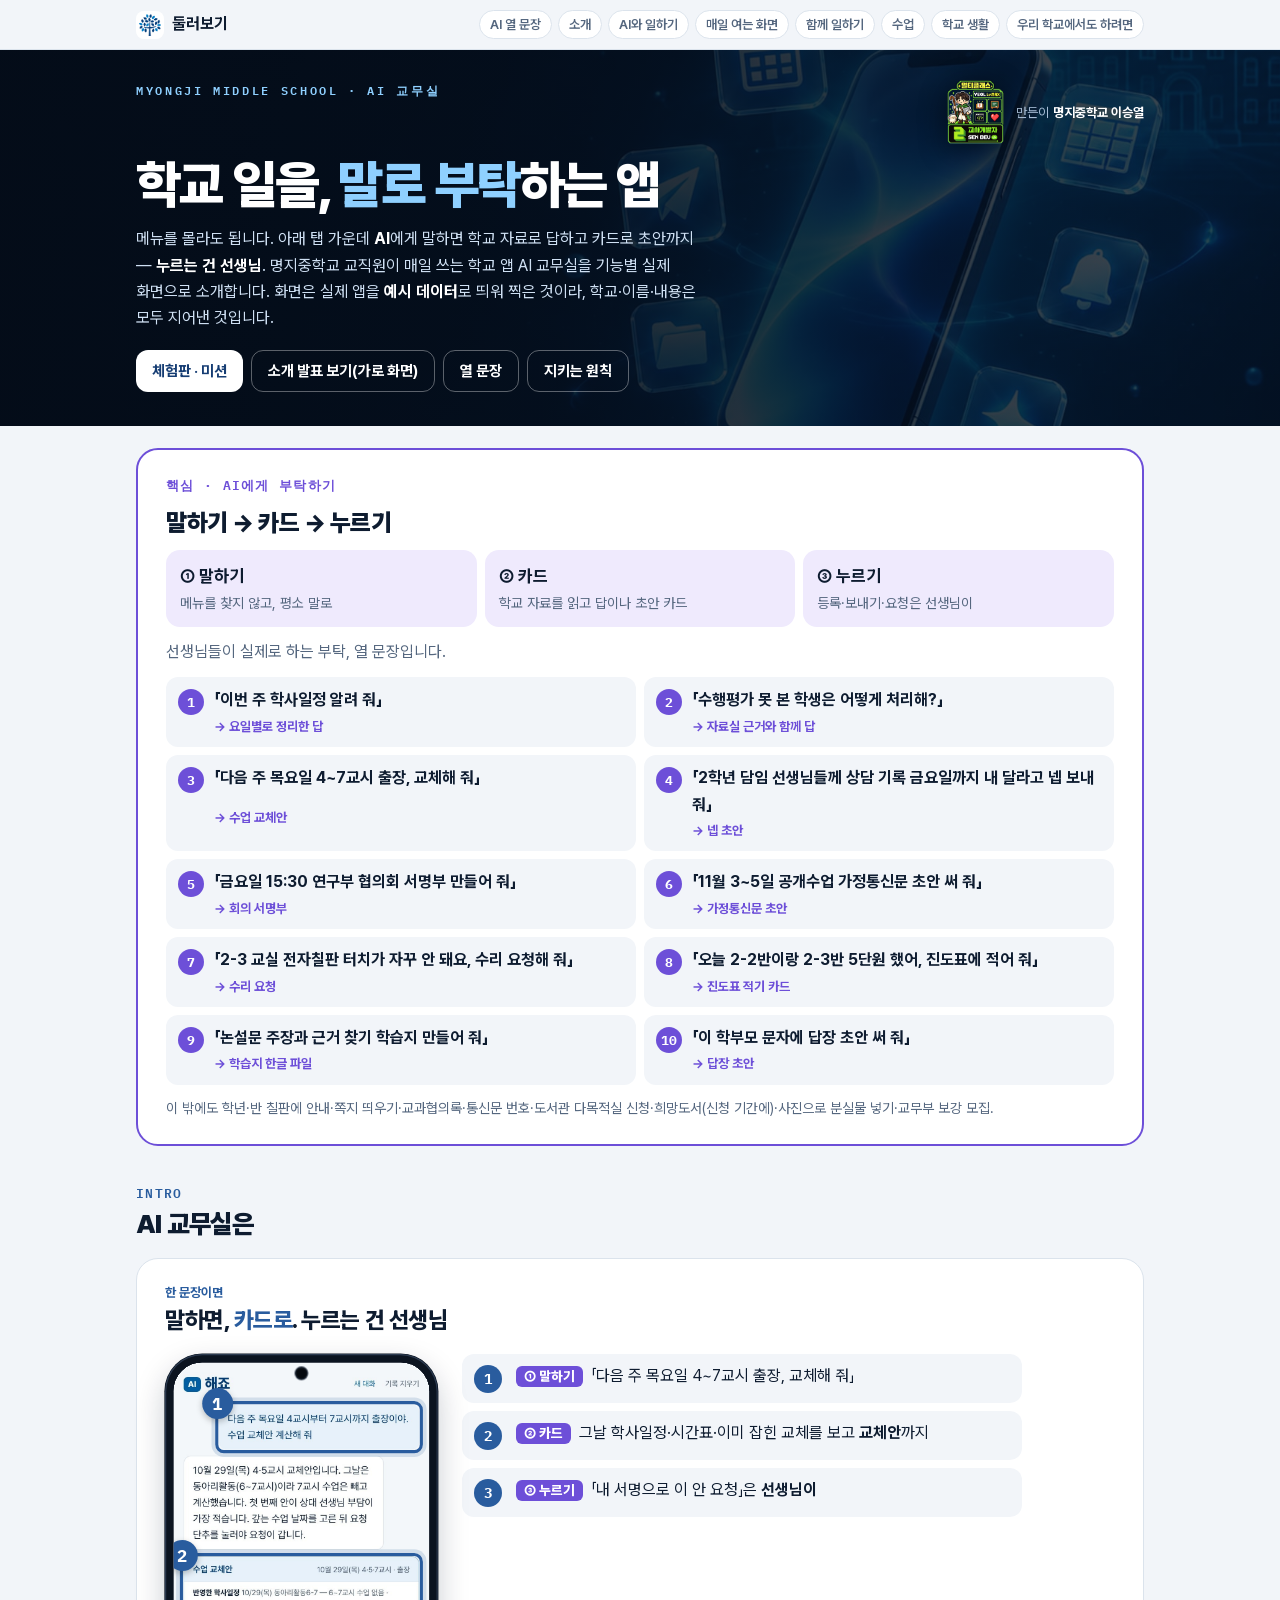
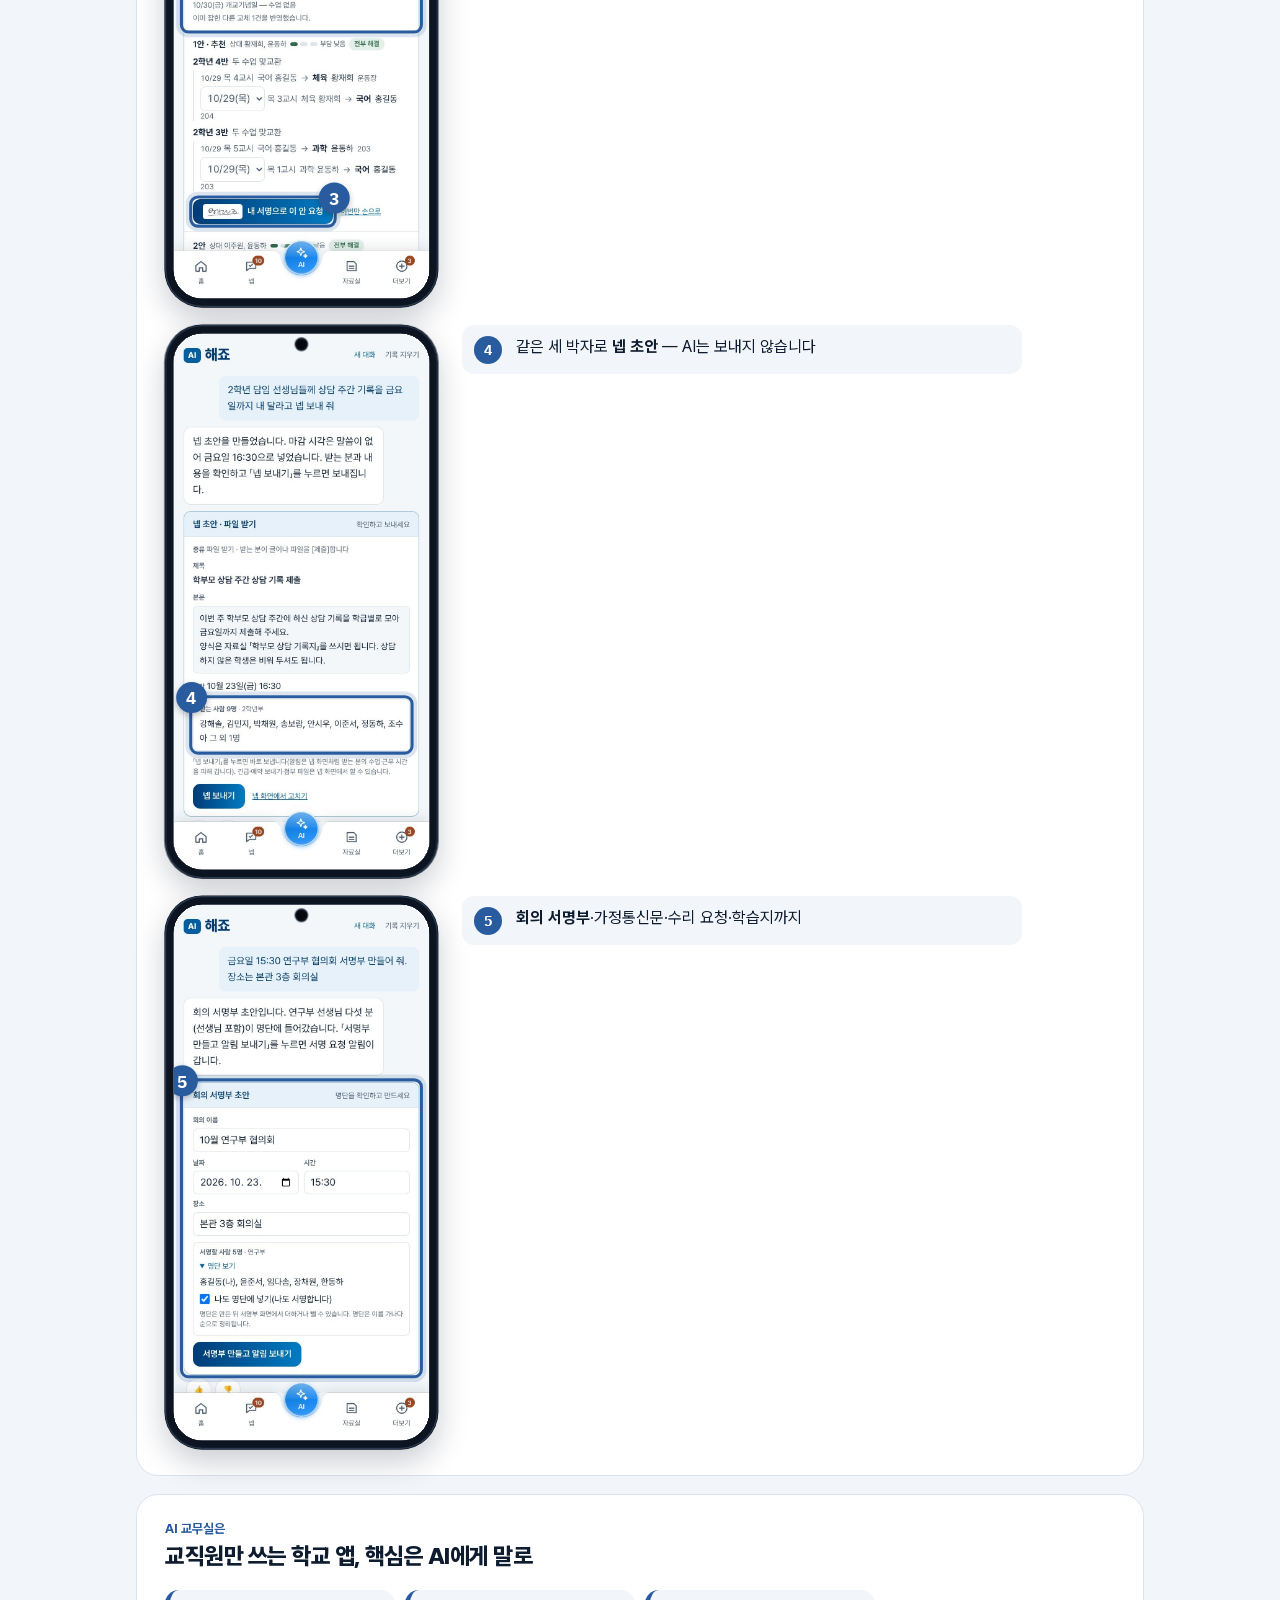
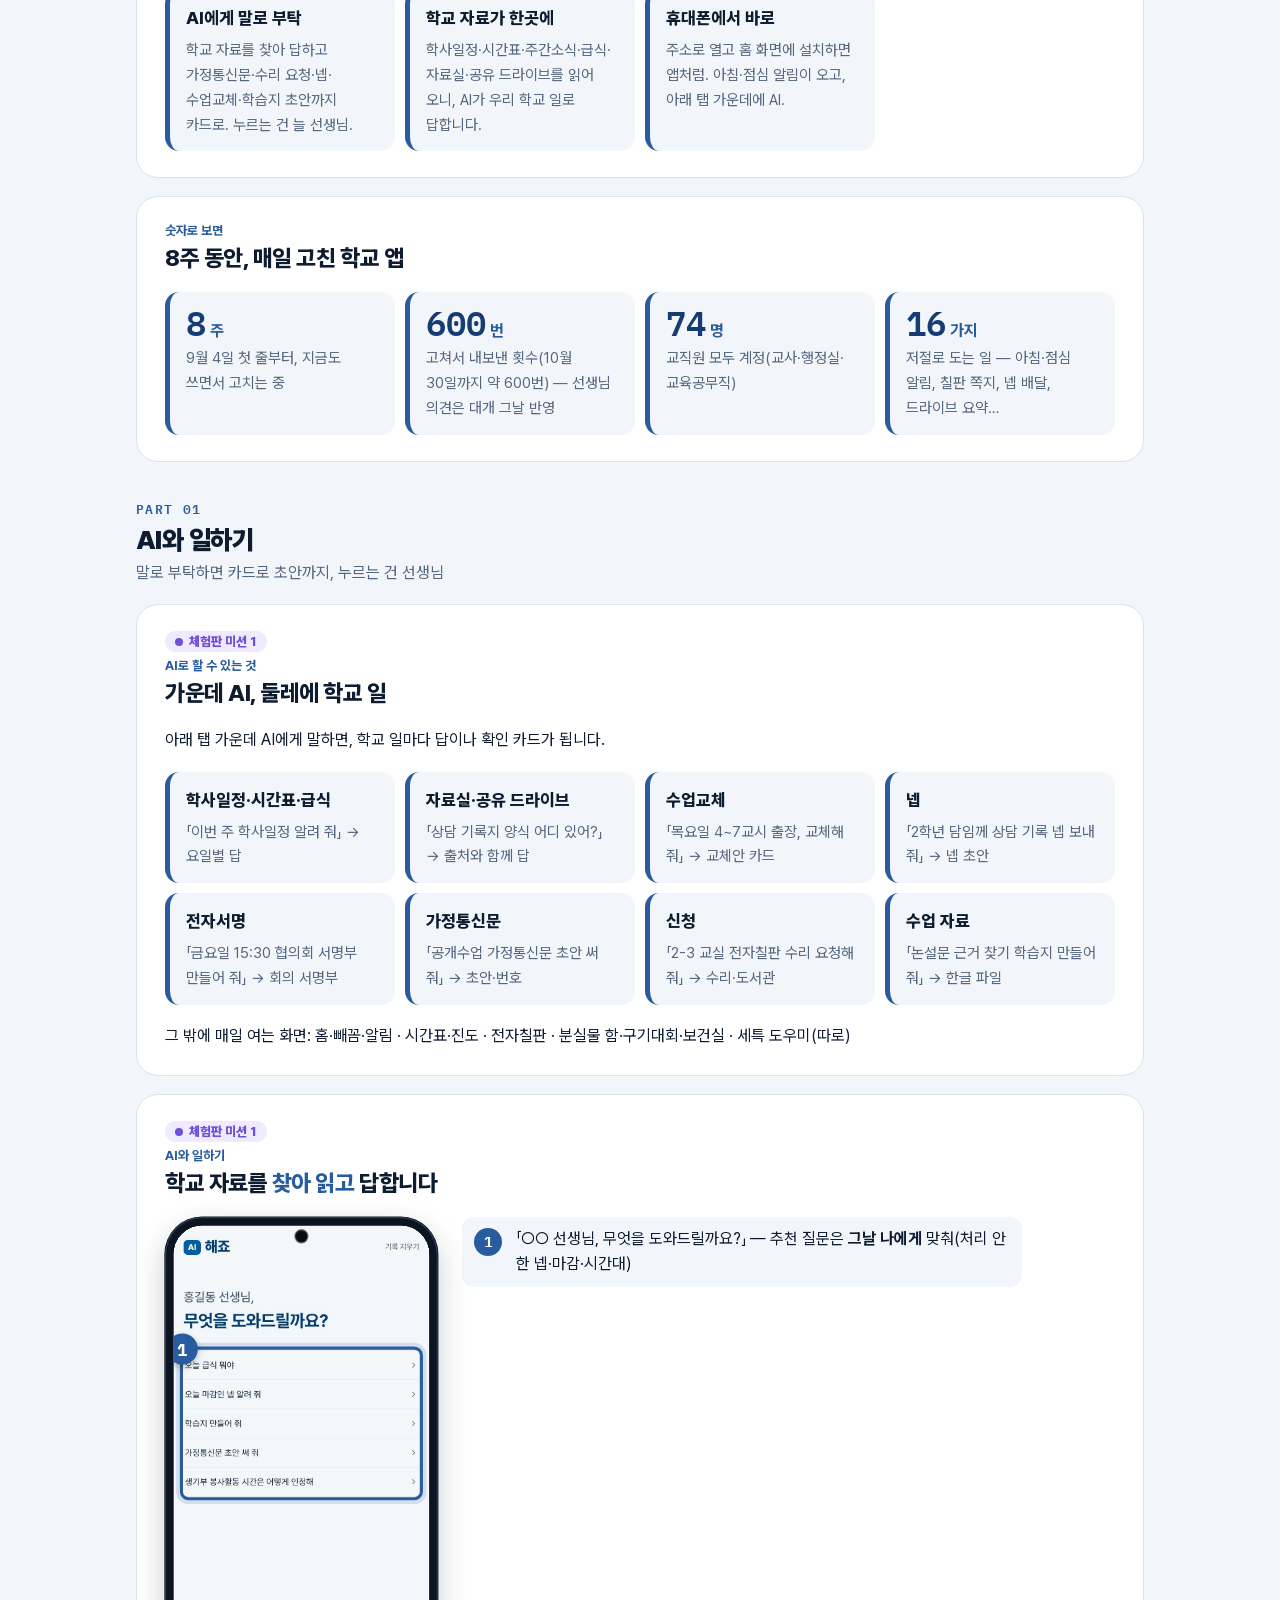
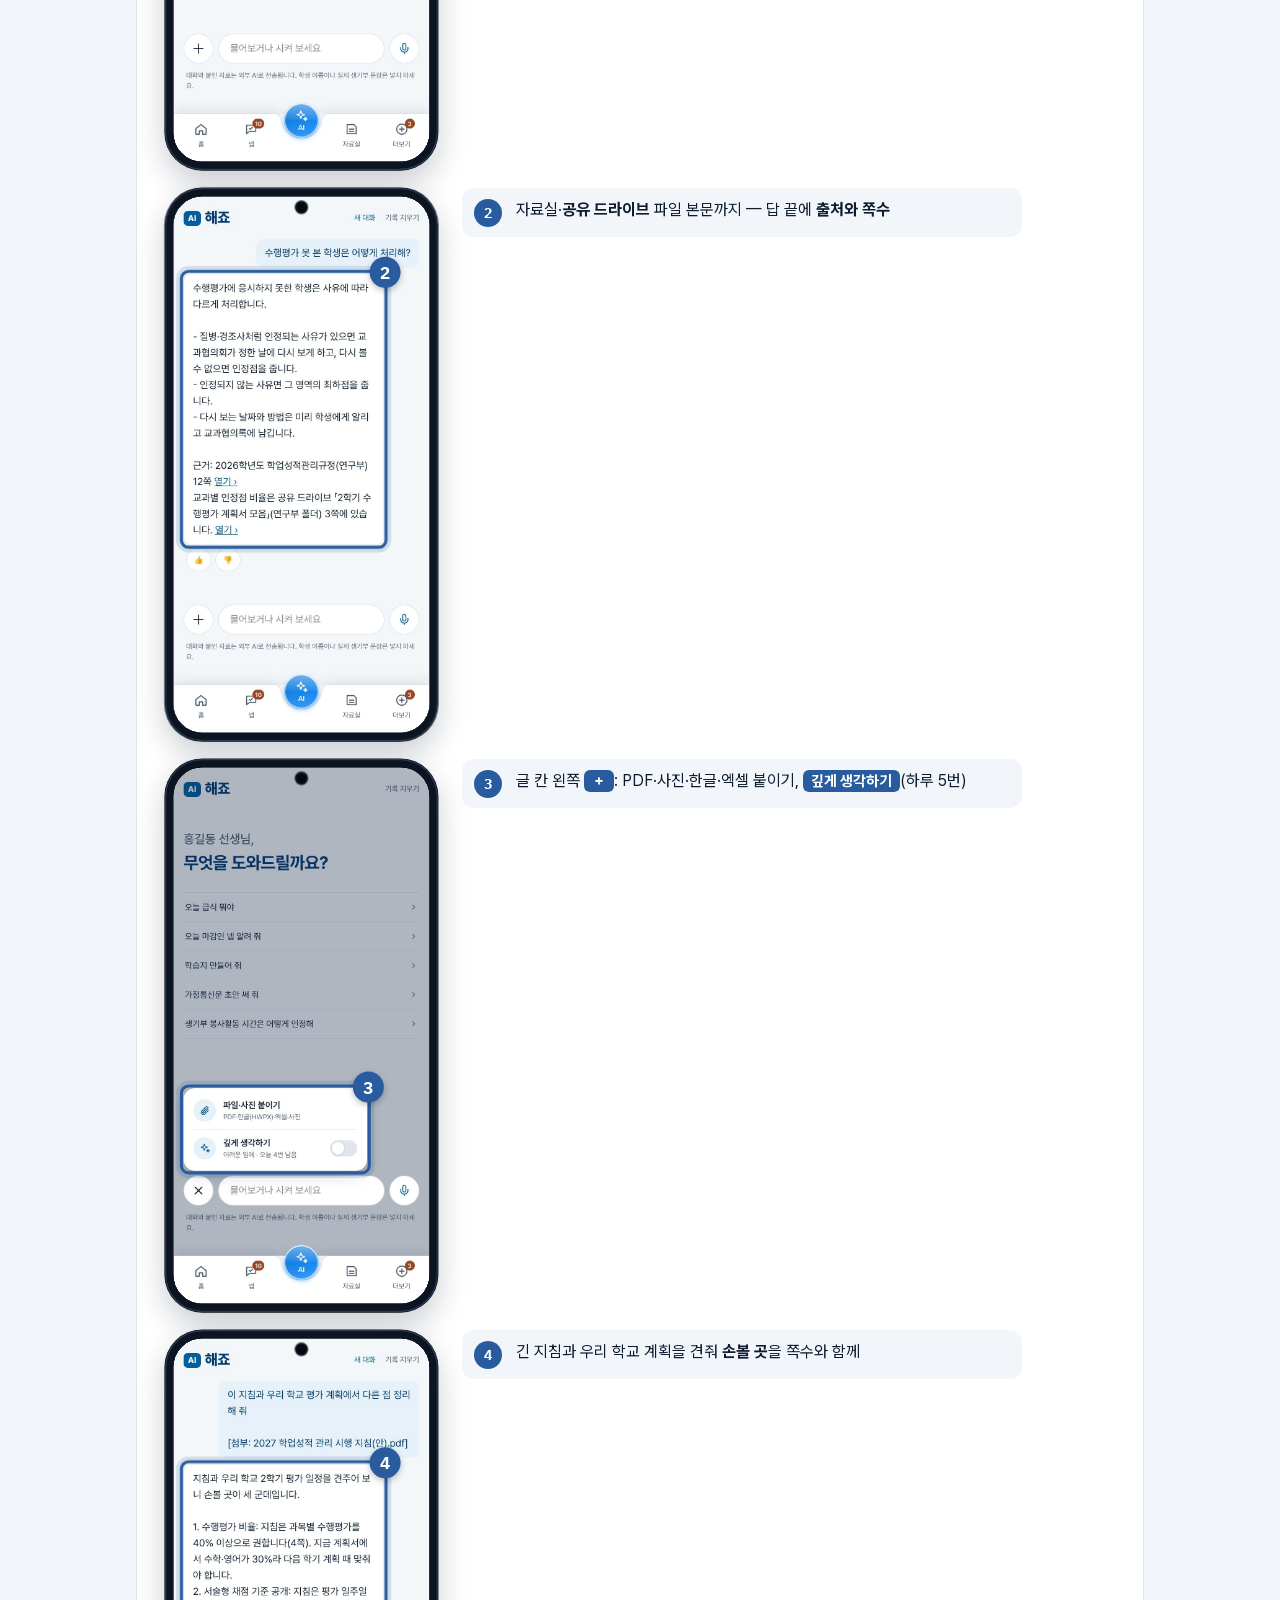
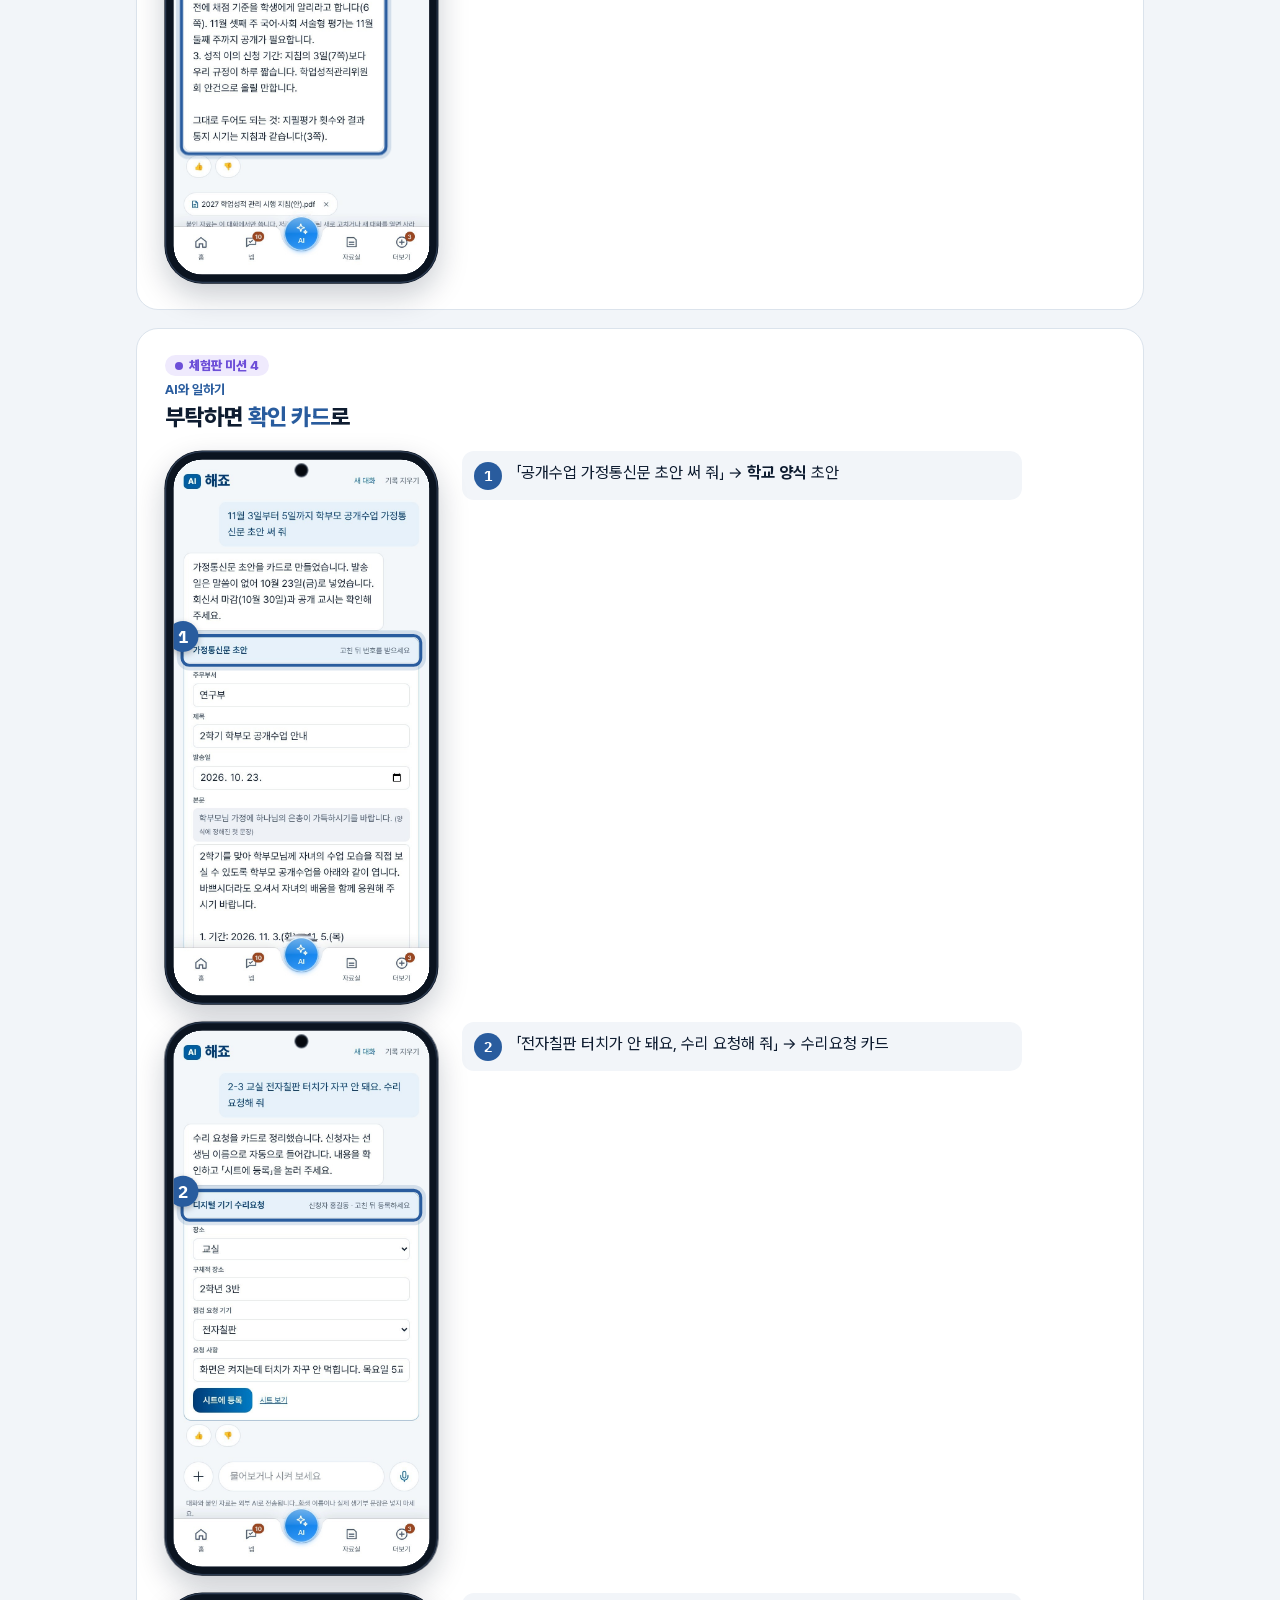
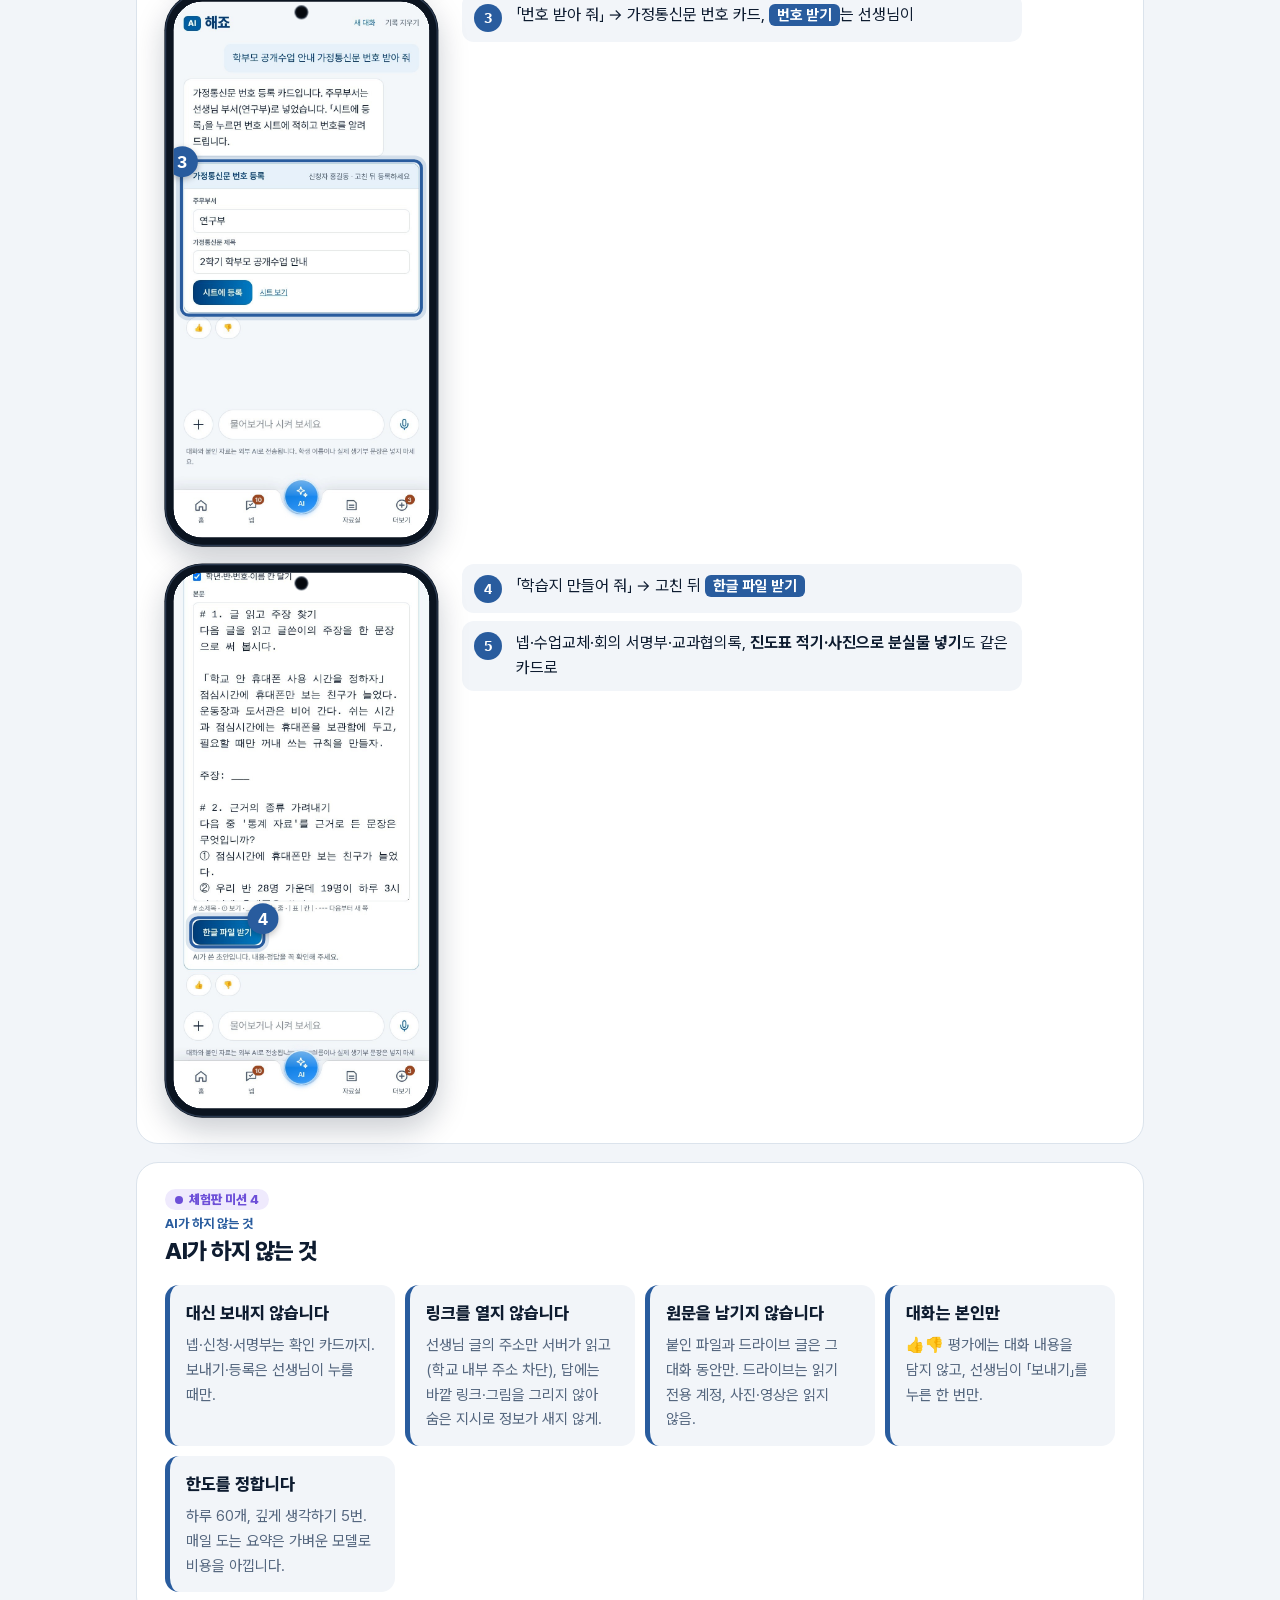
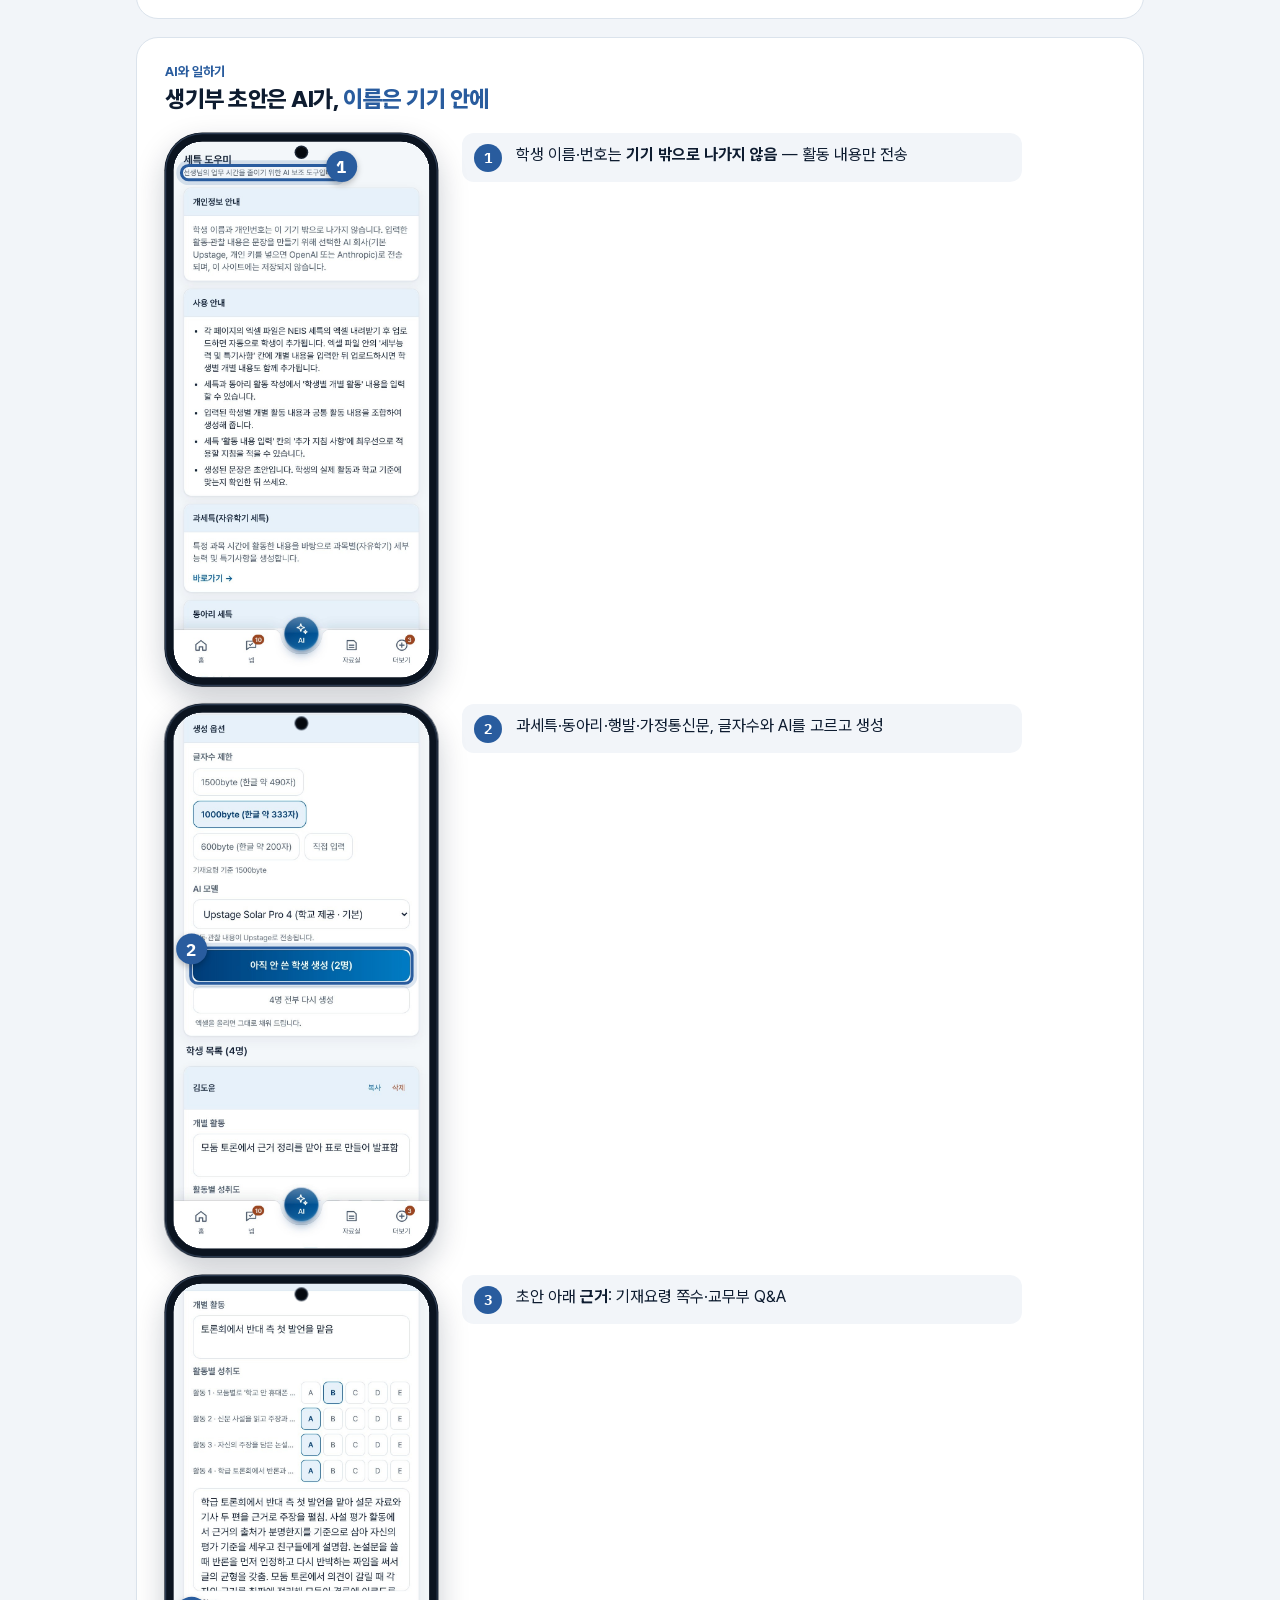
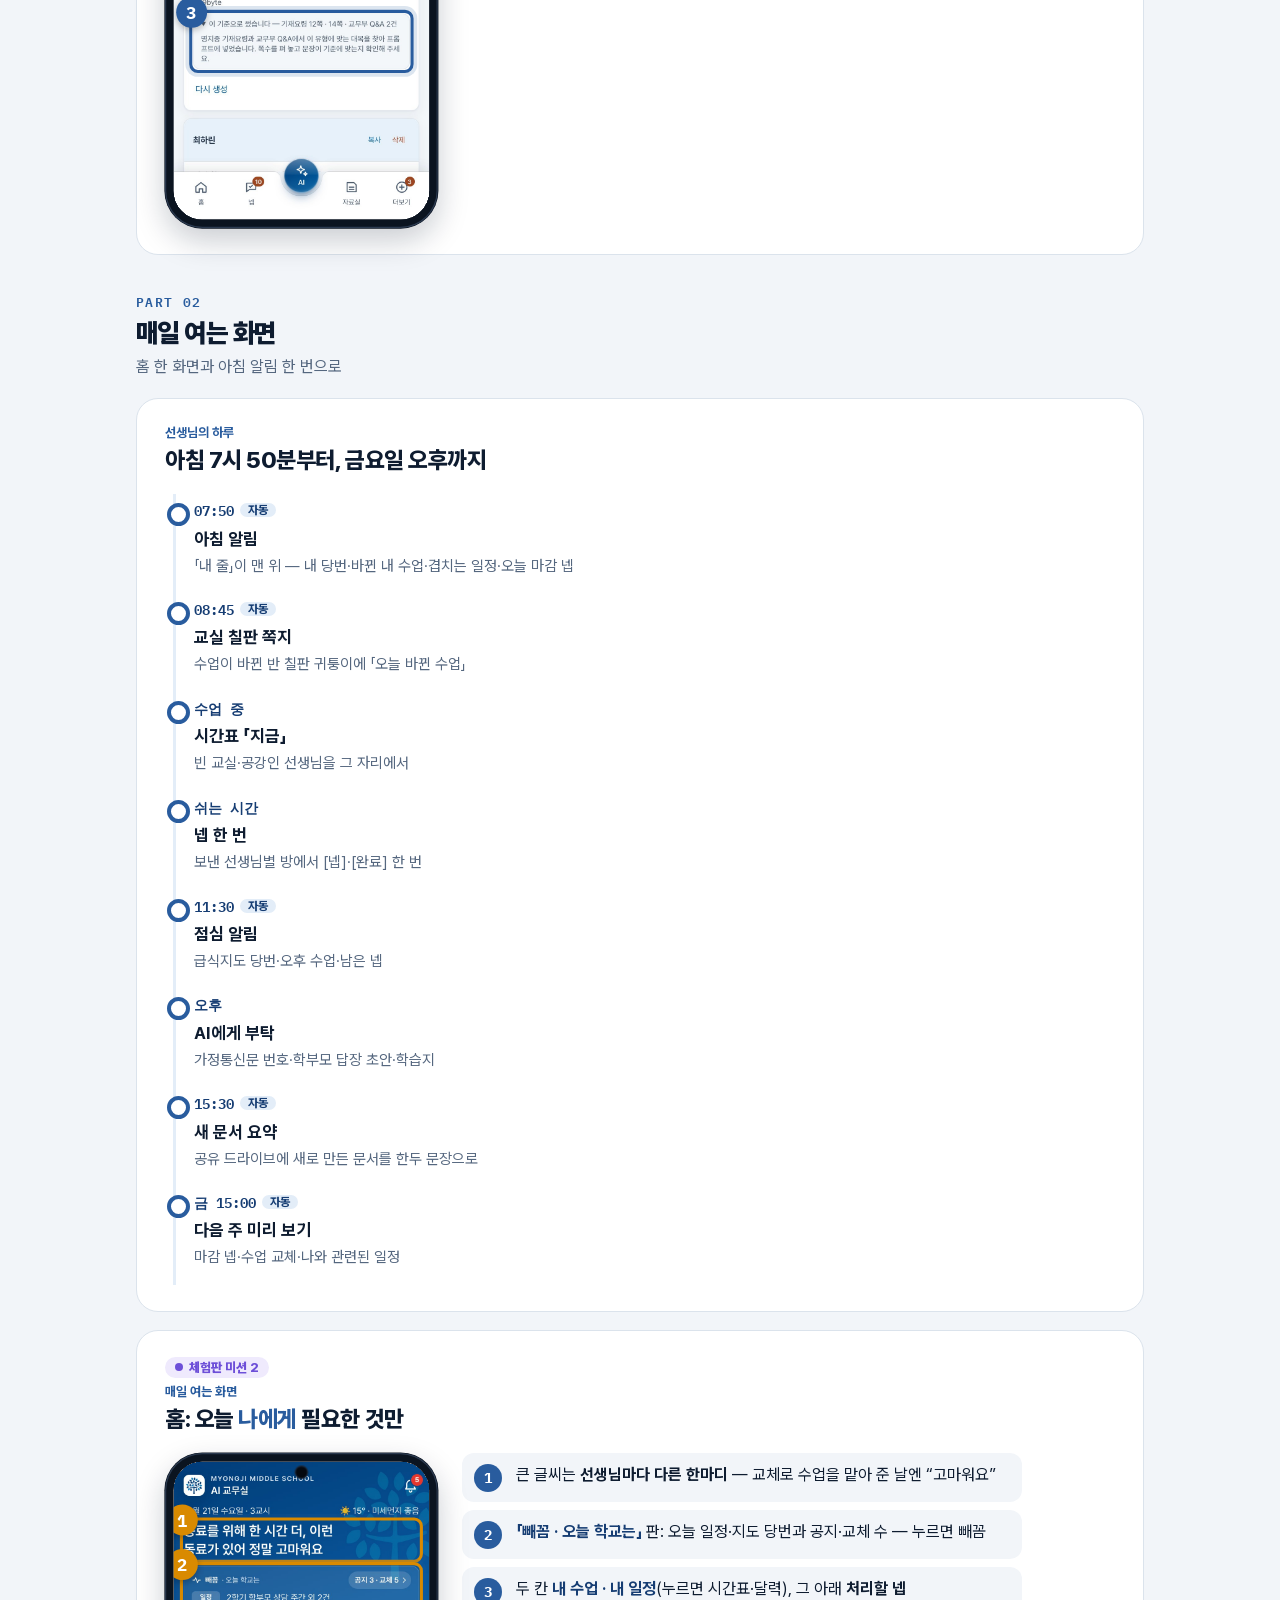
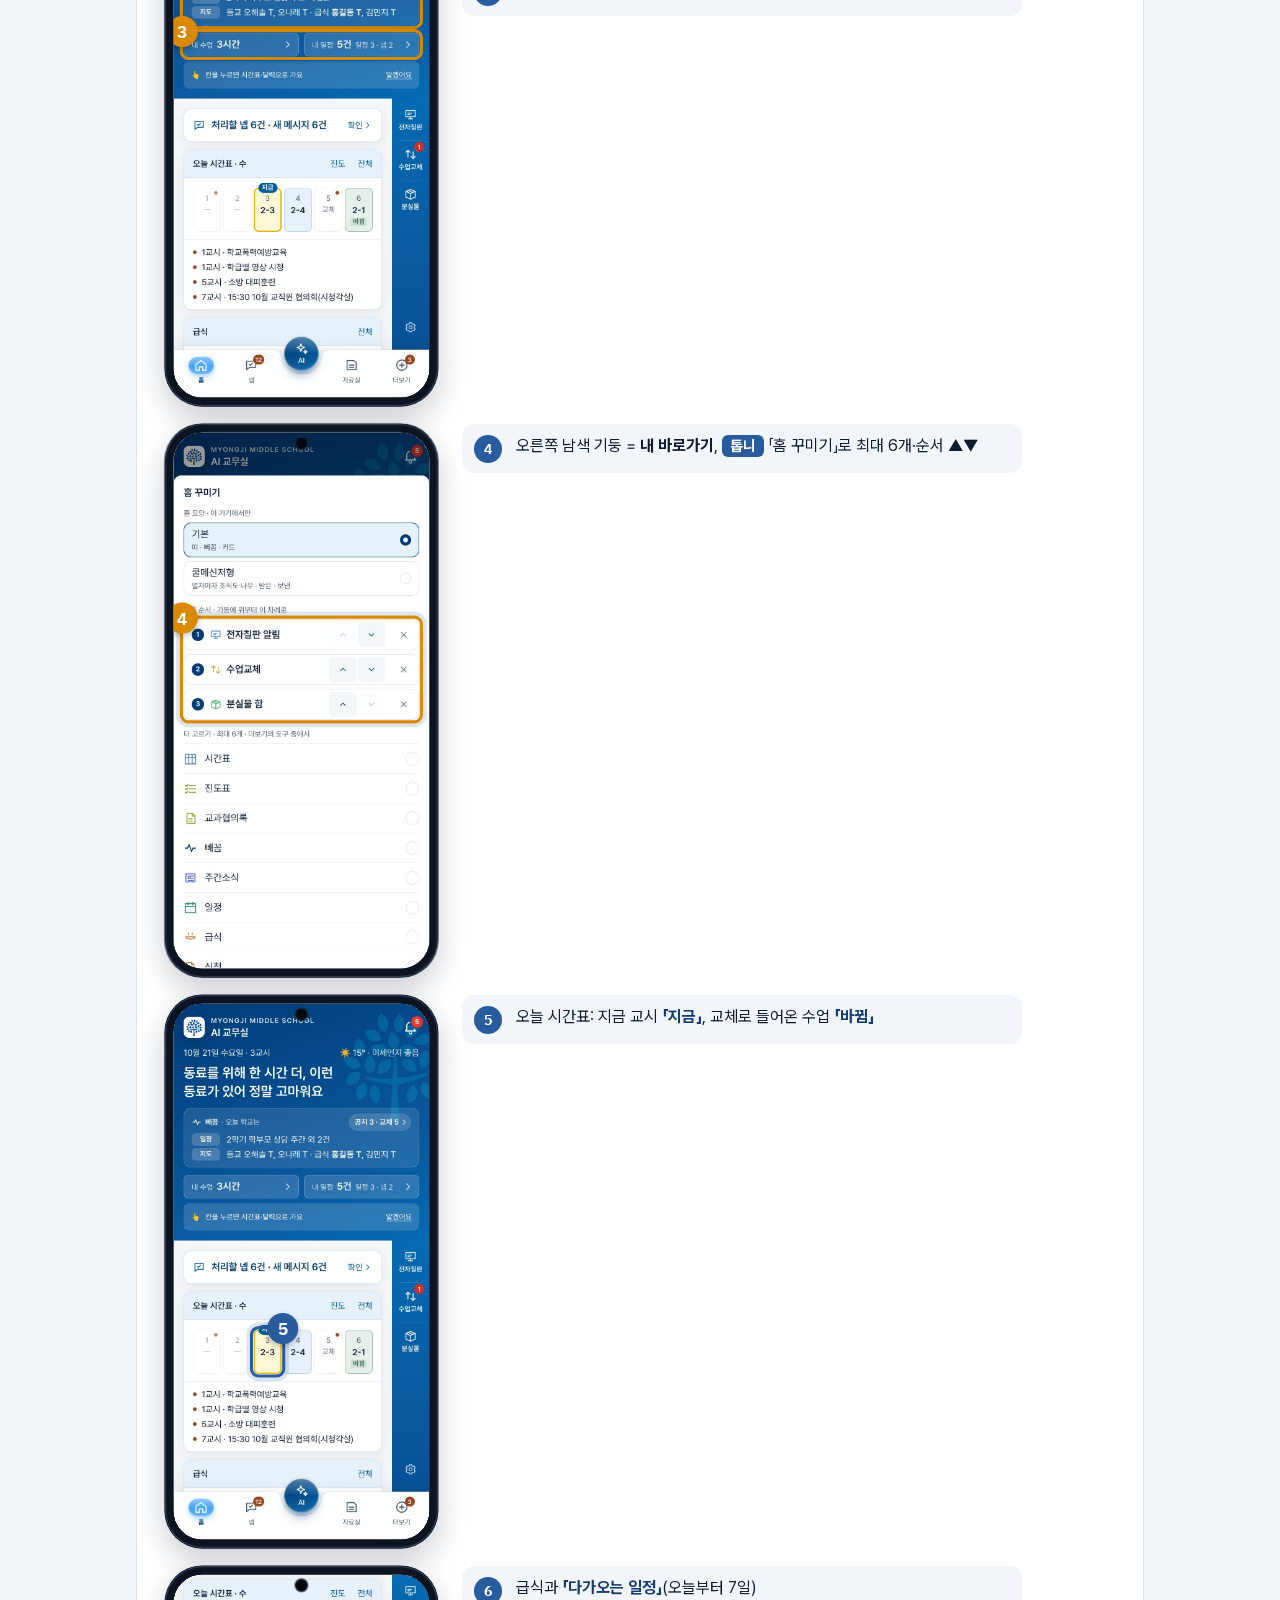
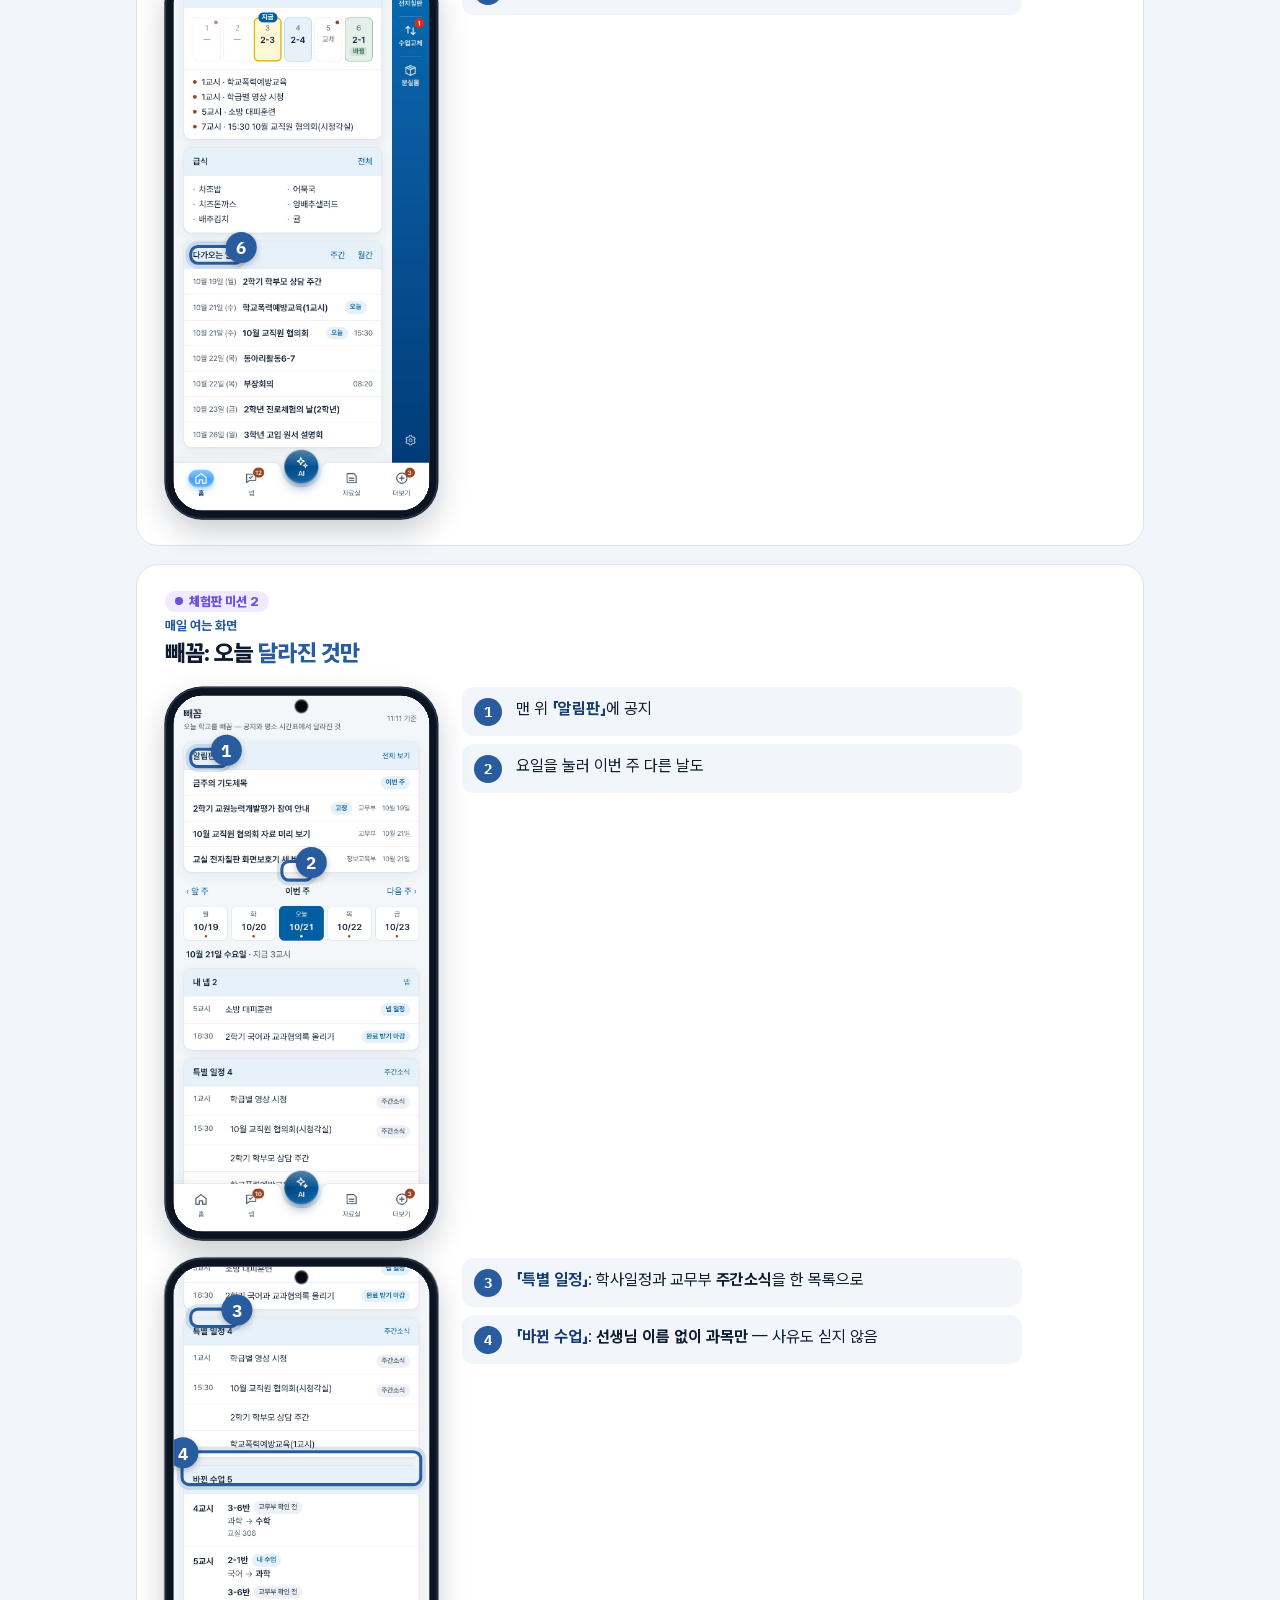
<file: tour.html>
<!doctype html>
<html lang="ko">
<head>
<meta charset="utf-8">
<meta name="viewport" content="width=device-width, initial-scale=1, viewport-fit=cover">
<meta name="author" content="명지중학교 이승열">
<title>AI 교무실 둘러보기</title>
<meta name="description" content="명지중학교 AI 교무실 소개 — 기능별 실제 화면과 설명(화면 속 이름·내용은 예시)">
<meta name="theme-color" content="#163d73">
<link rel="manifest" href="manifest.webmanifest">
<link rel="icon" href="icon-192.png">
<link rel="apple-touch-icon" href="icon-180.png">
<link rel="stylesheet" href="fonts/pretendard/pretendard.css">
<link rel="preconnect" href="https://fonts.googleapis.com">
<link rel="preconnect" href="https://fonts.gstatic.com" crossorigin>
<link rel="stylesheet" href="https://fonts.googleapis.com/css2?family=IBM+Plex+Mono:wght@500;600&display=swap">
<link rel="stylesheet" href="phone.css">
<style>
/* 레이아웃: 소개 발표(intro.html)를 휴대폰 세로로 읽는 한 줄 문서. 부분마다 머리, 그 아래 장면 카드(화면 ↔ 요점). 넓은 화면에서는 휴대폰 옆에 요점. */
:root {
  --bg: #f2f5f9; --surface: #ffffff; --ink: #0e1c30; --muted: #55677f; --line: #dbe3ec;
  --brand: #295c9e; --brand-deep: #163d73; --brand-tint: #e3edf8; --night: #06121f; --glow: #8fd0ff;
  --new: #f5a524; --new-ink: #3b2600; --warn: #c2461f; --warn-tint: #fdeae3; --ok: #1f8a5a; --on-brand: #ffffff;
  --ai: #6d4fd8; --ai-tint: #efeafd; --on-ai: #ffffff;
  --body: 'Pretendard Variable', Pretendard, -apple-system, 'Apple SD Gothic Neo', 'Malgun Gothic', sans-serif;
  --mono: 'IBM Plex Mono', ui-monospace, Menlo, Consolas, monospace;
  --pen: 'Apple SD Gothic Neo', cursive;
  --ps: .56;
}
@media (prefers-color-scheme: dark) { :root:not([data-theme="light"]) { --bg: #0a1320; --surface: #111d30; --ink: #e6edf6; --muted: #9db0c8; --line: #23374e; --brand: #7cb8f0; --brand-deep: #a9d1f7; --brand-tint: #17304f; --warn: #ff8a62; --warn-tint: #3a1d14; --on-brand: #06121f; --ai: #b9a5ff; --ai-tint: #251c45; --on-ai: #1a1033; color-scheme: dark; } }
:root[data-theme="dark"] { --bg: #0a1320; --surface: #111d30; --ink: #e6edf6; --muted: #9db0c8; --line: #23374e; --brand: #7cb8f0; --brand-deep: #a9d1f7; --brand-tint: #17304f; --warn: #ff8a62; --warn-tint: #3a1d14; --on-brand: #06121f; --ai: #b9a5ff; --ai-tint: #251c45; --on-ai: #1a1033; color-scheme: dark; }
@media (min-width: 760px) { :root { --ps: .62; } }
* { box-sizing: border-box; }
html { scroll-behavior: smooth; scroll-padding-top: 72px; }
body { margin: 0; background: var(--bg); color: var(--ink); font: 400 16px/1.65 var(--body); word-break: keep-all; overflow-wrap: anywhere; }
a { color: var(--brand); }
p, h1, h2, h3, ol, ul { margin: 0; }
.g-top { position: sticky; top: env(safe-area-inset-top, 0px); z-index: 20; background: color-mix(in srgb, var(--bg) 88%, transparent); backdrop-filter: blur(10px); -webkit-backdrop-filter: blur(10px); border-bottom: 1px solid var(--line); }
.g-top .in { max-width: 1040px; margin: 0 auto; padding: 10px 16px; display: flex; gap: 10px; align-items: center; }
.g-top a.back { text-decoration: none; font-weight: 700; color: var(--ink); display: flex; gap: 8px; align-items: center; white-space: nowrap; }
.g-top a.back img { width: 28px; height: 28px; border-radius: 8px; background: #fff; padding: 3px; }
.g-top .parts { display: flex; gap: 6px; overflow-x: auto; scrollbar-width: none; margin-left: auto; min-width: 0; }
.g-top .parts a { flex: none; text-decoration: none; font: 600 13px var(--body); color: var(--muted); padding: 6px 10px; border-radius: 999px; border: 1px solid var(--line); background: var(--surface); }
.hero { position: relative; overflow: hidden; background: var(--night); color: #fff; }
.hero .art { position: absolute; inset: -6%; background: url(img/art/cover.jpg) 70% 50% / cover no-repeat; opacity: .55; }
.hero .shade { position: absolute; inset: 0; background: linear-gradient(90deg, rgba(4, 12, 24, .95), rgba(4, 12, 24, .55)); }
.hero .in { position: relative; max-width: 1040px; margin: 0 auto; padding: 30px 16px 34px; display: grid; gap: 12px; }
.hero .hrow { display: flex; justify-content: space-between; align-items: flex-start; gap: 12px; }
.hero .sig { flex: none; display: flex; flex-direction: column; align-items: flex-end; gap: 4px; }
.hero .sig img { height: 50px; width: auto; filter: drop-shadow(0 6px 14px rgba(0, 0, 0, .45)); }
.hero .sig span { font: 400 11px var(--body); letter-spacing: 0; color: #a9bfd8; white-space: nowrap; }
.hero .sig b { color: #fff; font-weight: 700; margin-left: 4px; }
@media (min-width: 760px) { .hero .sig { flex-direction: row; align-items: center; gap: 12px; } .hero .sig img { height: 64px; } .hero .sig span { font-size: 13px; } }
.hero small { font: 600 12px var(--mono); letter-spacing: .22em; color: var(--glow); }
.hero h1 { font: 900 clamp(30px, 7.5vw, 52px)/1.12 var(--body); letter-spacing: -.035em; text-wrap: balance; }
.hero h1 em { font-style: normal; color: var(--glow); }
.hero p { color: #cfe0f3; max-width: 36em; }
.hero p b { color: #fff; }
.hero .acts { display: flex; flex-wrap: wrap; gap: 8px; margin-top: 6px; }
.btn { display: inline-flex; align-items: center; gap: 8px; padding: 11px 16px; border-radius: 12px; font: 700 15px var(--body); text-decoration: none; background: var(--brand); color: var(--on-brand); }
.hero .btn { background: #fff; color: #163d73; }
.hero .btn.ghost { background: transparent; color: #fff; border: 1px solid rgba(255, 255, 255, .35); }
main { max-width: 1040px; margin: 0 auto; padding: 22px 16px 80px; display: grid; gap: 28px; }
.part-h { display: grid; gap: 4px; padding-top: 8px; }
.part-h .pn { font: 600 13px var(--mono); color: var(--brand); letter-spacing: .1em; }
.part-h h2 { font: 900 26px/1.25 var(--body); letter-spacing: -.02em; }
.part-h p { color: var(--muted); }
.g-card { background: var(--surface); border: 1px solid var(--line); border-radius: 22px; padding: 22px 18px; display: grid; gap: 18px; min-width: 0; }
.g-card header { display: grid; gap: 6px; }
.g-card .eyebrow { font: 700 13px var(--body); color: var(--brand); }
.g-card h3 { font: 800 23px/1.3 var(--body); letter-spacing: -.02em; text-wrap: balance; }
.g-card h3 em { font-style: normal; color: var(--brand); }
.g-note { padding: 12px 14px; border-radius: 12px; background: var(--brand-tint); font-size: 15px; }
.g-group { display: grid; gap: 14px; justify-items: center; }
@media (min-width: 760px) { .g-group { grid-template-columns: auto minmax(0, 1fr); justify-items: start; align-items: start; gap: 24px; } .g-card { padding: 26px 28px; } }
.g-ph { width: calc(440px * var(--ps)); height: calc(892px * var(--ps)); position: relative; flex: none; }
.g-ph .phone { transform: scale(var(--ps)); transform-origin: 0 0; position: absolute; left: 0; top: 0; box-shadow: 0 20px 50px rgba(10, 25, 45, .22), 0 0 0 2px #2b3a50 inset, 0 0 0 1px #0b1420; }
.g-mk { position: absolute; border: 5px solid var(--mk, #295c9e); border-radius: 14px; z-index: 12; pointer-events: none; box-shadow: 0 0 0 6px rgba(41, 92, 158, .16); }
.g-mk b { position: absolute; top: -26px; right: -26px; width: 50px; height: 50px; border-radius: 50%; display: grid; place-items: center; background: var(--mk, #295c9e); color: #fff; font: 700 28px var(--mono); box-shadow: 0 4px 10px rgba(0, 0, 0, .25); }
.g-mk.new { --mk: #d98a00; }
.g-steps { list-style: none; padding: 0; display: grid; gap: 8px; width: 100%; max-width: 560px; }
.g-steps li { display: grid; grid-template-columns: 30px minmax(0, 1fr); gap: 12px; align-items: start; padding: 10px 12px; border-radius: 12px; background: var(--bg); font-size: 16px; line-height: 1.55; }
.g-steps li > i { width: 28px; height: 28px; border-radius: 50%; display: grid; place-items: center; background: var(--brand); color: var(--on-brand); font: 700 14px var(--mono); font-style: normal; margin-top: 1px; }
.g-steps .k { display: inline-block; padding: 0 8px; border-radius: 6px; background: var(--brand); color: var(--on-brand); font-weight: 700; font-size: .92em; line-height: 1.5; }
.g-steps .q { font-weight: 700; color: var(--brand-deep); }
.g-steps .aib { display: inline-block; padding: 0 8px; border-radius: 6px; background: var(--ai); color: var(--on-ai); font-weight: 800; font-size: .85em; line-height: 1.5; margin-right: 4px; }
.asks { background: var(--surface); border: 2px solid var(--ai); border-radius: 22px; padding: 20px 18px; display: grid; gap: 12px; scroll-margin-top: 72px; }
.asks .pn { font: 600 13px var(--mono); color: var(--ai); letter-spacing: .1em; }
.asks h2 { font: 900 24px/1.25 var(--body); letter-spacing: -.02em; }
.asks > p { color: var(--muted); }
.asks .three { display: grid; gap: 8px; grid-template-columns: repeat(auto-fit, minmax(min(100%, 200px), 1fr)); }
.asks .three div { background: var(--ai-tint); border-radius: 14px; padding: 12px 14px; display: grid; gap: 2px; }
.asks .three b { font-size: 17px; }
.asks .three span { font-size: 14px; color: var(--muted); }
.t-asks { list-style: none; padding: 0; display: grid; gap: 8px; grid-template-columns: repeat(auto-fill, minmax(min(100%, 420px), 1fr)); counter-reset: a; }
.t-asks li { display: grid; grid-template-columns: 26px minmax(0, 1fr); gap: 2px 10px; padding: 10px 12px; border-radius: 12px; background: var(--bg); }
.t-asks li::before { counter-increment: a; content: counter(a); grid-row: span 2; width: 26px; height: 26px; border-radius: 50%; display: grid; place-items: center; background: var(--ai); color: var(--on-ai); font: 700 13px var(--mono); margin-top: 2px; }
.t-asks li b { font-weight: 700; }
.t-asks li span { font-size: 13px; font-weight: 700; color: var(--ai); }
.t-asks + p { color: var(--muted); font-size: 14px; }
@media (min-width: 760px) { .asks { padding: 24px 28px; } }
/* 글로 된 장면(기능 지도·하루·원칙·구조·배운 것·시작) */
.t-grid { display: grid; gap: 10px; grid-template-columns: repeat(auto-fill, minmax(min(100%, 230px), 1fr)); }
.t-box { background: var(--bg); border-radius: 14px; padding: 14px 16px; display: grid; gap: 6px; align-content: start; border-left: 5px solid var(--c, var(--brand)); }
.t-box b { font-weight: 800; font-size: 17px; }
.t-box span, .t-box li { color: var(--muted); font-size: 15px; }
.t-box ul { padding-left: 18px; display: grid; gap: 4px; }
.t-note { margin-top: 10px; font-size: 14px; color: var(--muted); }
.t-box li b { font-size: inherit; font-weight: 700; color: var(--ink); }
.t-box .t-num { font: 600 34px/1 var(--mono); color: var(--brand-deep); }
.t-box .t-num small { font: 700 16px var(--body); margin-left: 4px; color: var(--brand); }
.t-time { list-style: none; padding: 0; display: grid; gap: 0; border-left: 3px solid var(--brand-tint); margin-left: 8px; }
.t-time li { position: relative; padding: 4px 0 14px 18px; }
.t-time li::before { content: ""; position: absolute; left: -9px; top: 9px; width: 15px; height: 15px; border-radius: 50%; background: var(--surface); border: 4px solid var(--brand); }
.t-time .tm { font: 600 14px var(--mono); color: var(--brand-deep); }
.t-time b { display: block; font-size: 17px; }
.t-time span { color: var(--muted); font-size: 15px; }
.t-time .ch { display: inline-block; margin-left: 6px; padding: 0 8px; border-radius: 999px; background: var(--brand-tint); color: var(--brand-deep); font: 700 12px var(--body); vertical-align: 2px; }
.t-box .t-q { font-weight: 800; font-size: 17px; color: var(--ink); }
.t-q::before { content: "“"; color: var(--brand); } .t-q::after { content: "”"; color: var(--brand); }
.foot { color: var(--muted); font-size: 13px; text-align: center; padding: 10px 0 0; }
.by { display: flex; align-items: center; justify-content: center; gap: 10px; color: var(--muted); font-size: 13px; margin: 0; } .by b { color: var(--ink); font-weight: 700; } .by img { width: auto; height: 56px; } .badges { display: flex; flex-wrap: wrap; justify-content: center; align-items: center; gap: 10px; margin: 0; } .badges img { width: 56px; height: 56px; } .badges small { flex-basis: 100%; text-align: center; color: var(--muted); font-size: 11px; }
.trytag { justify-self: start; text-decoration: none; display: inline-flex; gap: 6px; align-items: center; font: 800 13px var(--body); padding: 3px 10px; border-radius: 999px; background: var(--ai-tint); color: var(--ai); }
.trytag::before { content: ""; width: 8px; height: 8px; border-radius: 50%; background: currentColor; }
.trytag.no { background: var(--bg); color: var(--muted); border: 1px solid var(--line); }
.qrbox { display: grid; grid-template-columns: 96px 1fr; gap: 14px; align-items: center; background: var(--surface); border: 1px solid var(--line); border-radius: 18px; padding: 14px; }
.qrbox img { width: 96px; height: 96px; background: #fff; border-radius: 10px; padding: 6px; }
:focus-visible { outline: 3px solid var(--brand); outline-offset: 2px; }
@media (prefers-reduced-motion: reduce) { html { scroll-behavior: auto; } }
</style>
</head>
<body>
<div class="g-top"><div class="in">
  <a class="back" href="index.html"><img src="img/symbol-128.png" alt="">둘러보기</a>
  <nav class="parts" id="parts" aria-label="부분 바로가기"></nav>
</div></div>
<header class="hero">
  <div class="art"></div><div class="shade"></div>
  <div class="in">
    <div class="hrow"><small>MYONGJI MIDDLE SCHOOL · AI 교무실</small><div class="sig"><img src="img/yeol.png" alt="" width="45" height="50"><span>만든이<b>명지중학교 이승열</b></span></div></div>
    <h1>학교 일을, <em>말로 부탁</em>하는 앱</h1>
    <p>메뉴를 몰라도 됩니다. 아래 탭 가운데 <b>AI</b>에게 말하면 학교 자료로 답하고 카드로 초안까지 — <b>누르는 건 선생님</b>. 명지중학교 교직원이 매일 쓰는 학교 앱 AI 교무실을 기능별 실제 화면으로 소개합니다. 화면은 실제 앱을 <b>예시 데이터</b>로 띄워 찍은 것이라, 학교·이름·내용은 모두 지어낸 것입니다.</p>
    <div class="acts">
      <a class="btn" href="visit.html">체험판 · 미션</a>
      <a class="btn ghost" href="intro.html">소개 발표 보기(가로 화면)</a>
      <a class="btn ghost" href="#asks">열 문장</a>
      <a class="btn ghost" href="#part6">지키는 원칙</a>
    </div>
  </div>
</header>
<main>
  <section class="asks" id="asks" aria-labelledby="asks-h">
    <span class="pn">핵심 · AI에게 부탁하기</span>
    <h2 id="asks-h">말하기 → 카드 → 누르기</h2>
    <div class="three"><div><b>① 말하기</b><span>메뉴를 찾지 않고, 평소 말로</span></div><div><b>② 카드</b><span>학교 자료를 읽고 답이나 초안 카드</span></div><div><b>③ 누르기</b><span>등록·보내기·요청은 선생님이</span></div></div>
    <p>선생님들이 실제로 하는 부탁, 열 문장입니다.</p>
    <ol class="t-asks" id="asks-list"></ol>
    <p class="more" id="asks-more" style="color:var(--muted);font-size:14px"></p>
  </section>
  <div id="body" style="display:grid;gap:28px"></div>
  <p class="foot">AI 교무실 · 명지중학교 · 2026년 10월 기준 · 화면 속 학교·이름·내용은 예시입니다.</p>
  <p class="by"><img src="img/yeol.png" alt="" width="50" height="56"><span>만든이 <b>명지중학교 이승열</b></span></p>
  <p class="badges" aria-label="서울특별시교육청 디지털 배지"><img src="img/badge-lms.png" alt="디지털 교수학습 배지" title="디지털 교수학습 · 서울특별시교육청" width="56" height="56"><img src="img/badge-ai.png" alt="AI 융합교육 배지" title="AI 융합교육 · 서울특별시교육청" width="56" height="56"><img src="img/badge-content.png" alt="AI·디지털 교육자료 배지" title="AI·디지털 교육자료 · 서울특별시교육청" width="56" height="56"><small>서울특별시교육청 디지털 배지</small></p>
</main>
<script>
  window.DECK = { E: {}, PARTS: [], list: [], parts: function (l) { var P = this.PARTS; l.forEach(function (p) { P[p.n] = p; }); }, add: function (d) { this.list.push(d); }, h: function () {} };
</script>
<script src="img/rects.js"></script>
<script src="asks.js"></script>
<script src="missions.js"></script>
<script src="intro-scenes.js"></script>
<script>
(function () {
  var D = window.DECK, list = D.list;
  function strip(s) { return String(s).replace(/<br>/g, " ").replace(/<[^>]+>/g, ""); }
  // 부분별로: 부분 시작 장면(opener)의 「이제는」 한 줄을 소개로, 그 아래 둘러보기(guide)·글 장면(tour)
  var parts = {};
  list.forEach(function (d) {
    var p = d.part;
    parts[p] = parts[p] || { intro: null, items: [] };
    if (d.opener) parts[p].intro = d.opener;
    if (d.guide || d.tour) parts[p].items.push(d);
  });
  var nav = "", body = "";
  Object.keys(parts).forEach(function (p) {
    var P = D.PARTS[p], g = parts[p];
    if (!g.items.length) return;
    nav += '<a href="#part' + p + '">' + (+p ? P.name : "소개") + "</a>";
    body += '<section id="part' + p + '" style="display:grid;gap:18px"><div class="part-h"><span class="pn">' + (+p ? "PART " + String(p).padStart(2, "0") : "INTRO") + "</span><h2>" + (+p ? P.name : "AI 교무실은") + "</h2>" + (g.intro ? "<p>" + g.intro.now + "</p>" : "") + "</div>" +
      g.items.map(function (d) { return d.guide ? card(d) : textCard(d); }).join("") + "</section>";
  });
  document.getElementById("parts").innerHTML = '<a href="#asks">AI 열 문장</a>' + nav;
  document.getElementById("asks-list").innerHTML = (window.ASKS || []).map(function (a) { return "<li><b>「" + a.say + "」</b><span>→ " + a.got + "</span></li>"; }).join("");
  document.getElementById("asks-more").textContent = (window.ASKS_MORE || "") + ".";
  document.getElementById("body").innerHTML = body;

  // 체험판 미션이 있는 장면(intro-scenes.js 끝의 「체험판과 잇기」) — 누르면 체험 안내의 그 미션으로
  function tag(d) {
    if (!d.tryTag) return "";
    var n = (d.tryTag.t.match(/\d+/) || [])[0];
    return d.tryTag.no ? '<span class="trytag no">' + d.tryTag.t + "</span>" : '<a class="trytag" href="visit.html#m' + n + '">' + d.tryTag.t + "</a>";
  }
  function textCard(d) {
    var t = d.tour === true ? {} : d.tour;
    return '<article class="g-card" id="' + d.id + '"><header>' + tag(d) + '<div class="eyebrow">' + (t.kicker || d.label) + "</div><h3>" + (t.title || strip(d.label)) + "</h3></header>" + (t.html || "") + "</article>";
  }
  function card(d) {
    var o = d.guide;
    var groups = [];
    o.steps.forEach(function (st, i) {
      var s = st.s != null ? st.s : 0, g = groups[groups.length - 1];
      if (!g || g.s !== s) { g = { s: s, steps: [] }; groups.push(g); }
      g.steps.push({ n: i + 1, st: st });
    });
    var html = '<article class="g-card" id="' + d.id + '"><header>' + tag(d) + '<div class="eyebrow">' + (o.chips ? strip(o.chips[0].t) : D.PARTS[d.part].name) + "</div><h3>" + String(o.title).replace(/<br>/g, " ") + "</h3></header>";
    groups.forEach(function (g) {
      html += '<div class="g-group"><div class="g-ph"><div class="phone"><div class="screen"><div class="scr"><img class="shot" loading="lazy" decoding="async" src="img/' + o.screens[g.s] + '.jpg" alt=""></div></div></div></div>' +
        '<ol class="g-steps">' + g.steps.map(function (x) { return '<li><i>' + x.n + "</i><span>" + (x.st.g || x.st.t) + "</span></li>"; }).join("") + "</ol></div>";
    });
    var nt = o.gnote || o.note;
    if (nt) html += '<p class="g-note">' + nt.html.replace(/<img[^>]*>/g, "") + "</p>";
    return html + "</article>";
  }
  // 화면 위 번호 원
  list.forEach(function (d) {
    if (!d.guide) return;
    var o = d.guide, art = document.getElementById(d.id); if (!art) return;
    var groups = art.querySelectorAll(".g-group"), gi = -1, lastS = null;
    o.steps.forEach(function (st, i) {
      var s = st.s != null ? st.s : 0;
      if (s !== lastS) { gi++; lastS = s; }
      if (!st.r) return;
      var screen = groups[gi].querySelector(".screen"), r = st.r;
      var m = document.createElement("div");
      m.className = "g-mk" + (st.newf ? " new" : "");
      m.style.cssText = "left:" + (r[0] - 6) + "px;top:" + (r[1] - 6) + "px;width:" + (r[2] + 12) + "px;height:" + (r[3] + 12) + "px";
      m.innerHTML = "<b>" + (i + 1) + "</b>";
      screen.appendChild(m);
    });
  });
  document.querySelectorAll(".g-mk").forEach(function (m) {
    var b = m.querySelector("b"), l = m.offsetLeft, t = m.offsetTop, w = m.offsetWidth;
    if (l + w + 26 > 412) { b.style.right = "auto"; b.style.left = "-26px"; }
    if (t - 26 < 0) { b.style.top = "auto"; b.style.bottom = "-26px"; }
  });
  if (location.hash) { var el = document.getElementById(location.hash.slice(1)); if (el) el.scrollIntoView({ behavior: "instant", block: "start" }); }
})();
</script>
</body>
</html>
</file>
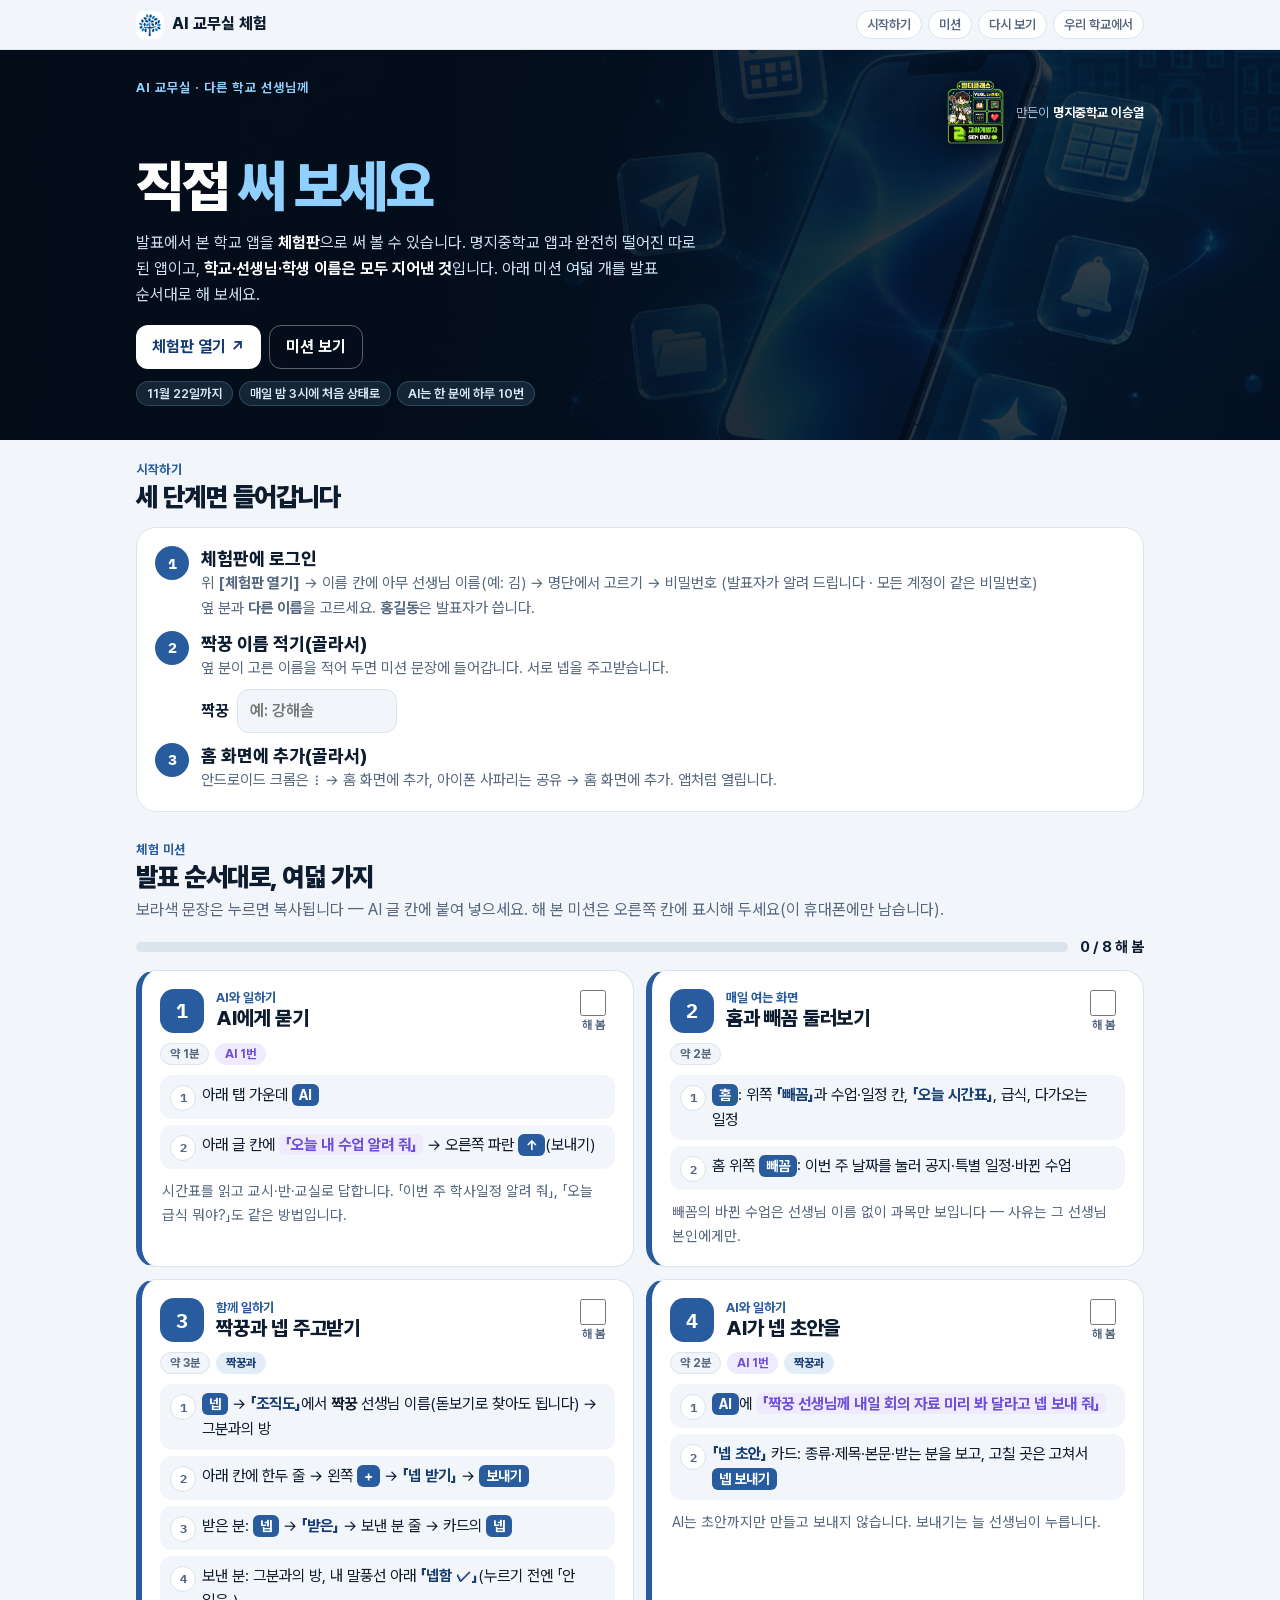
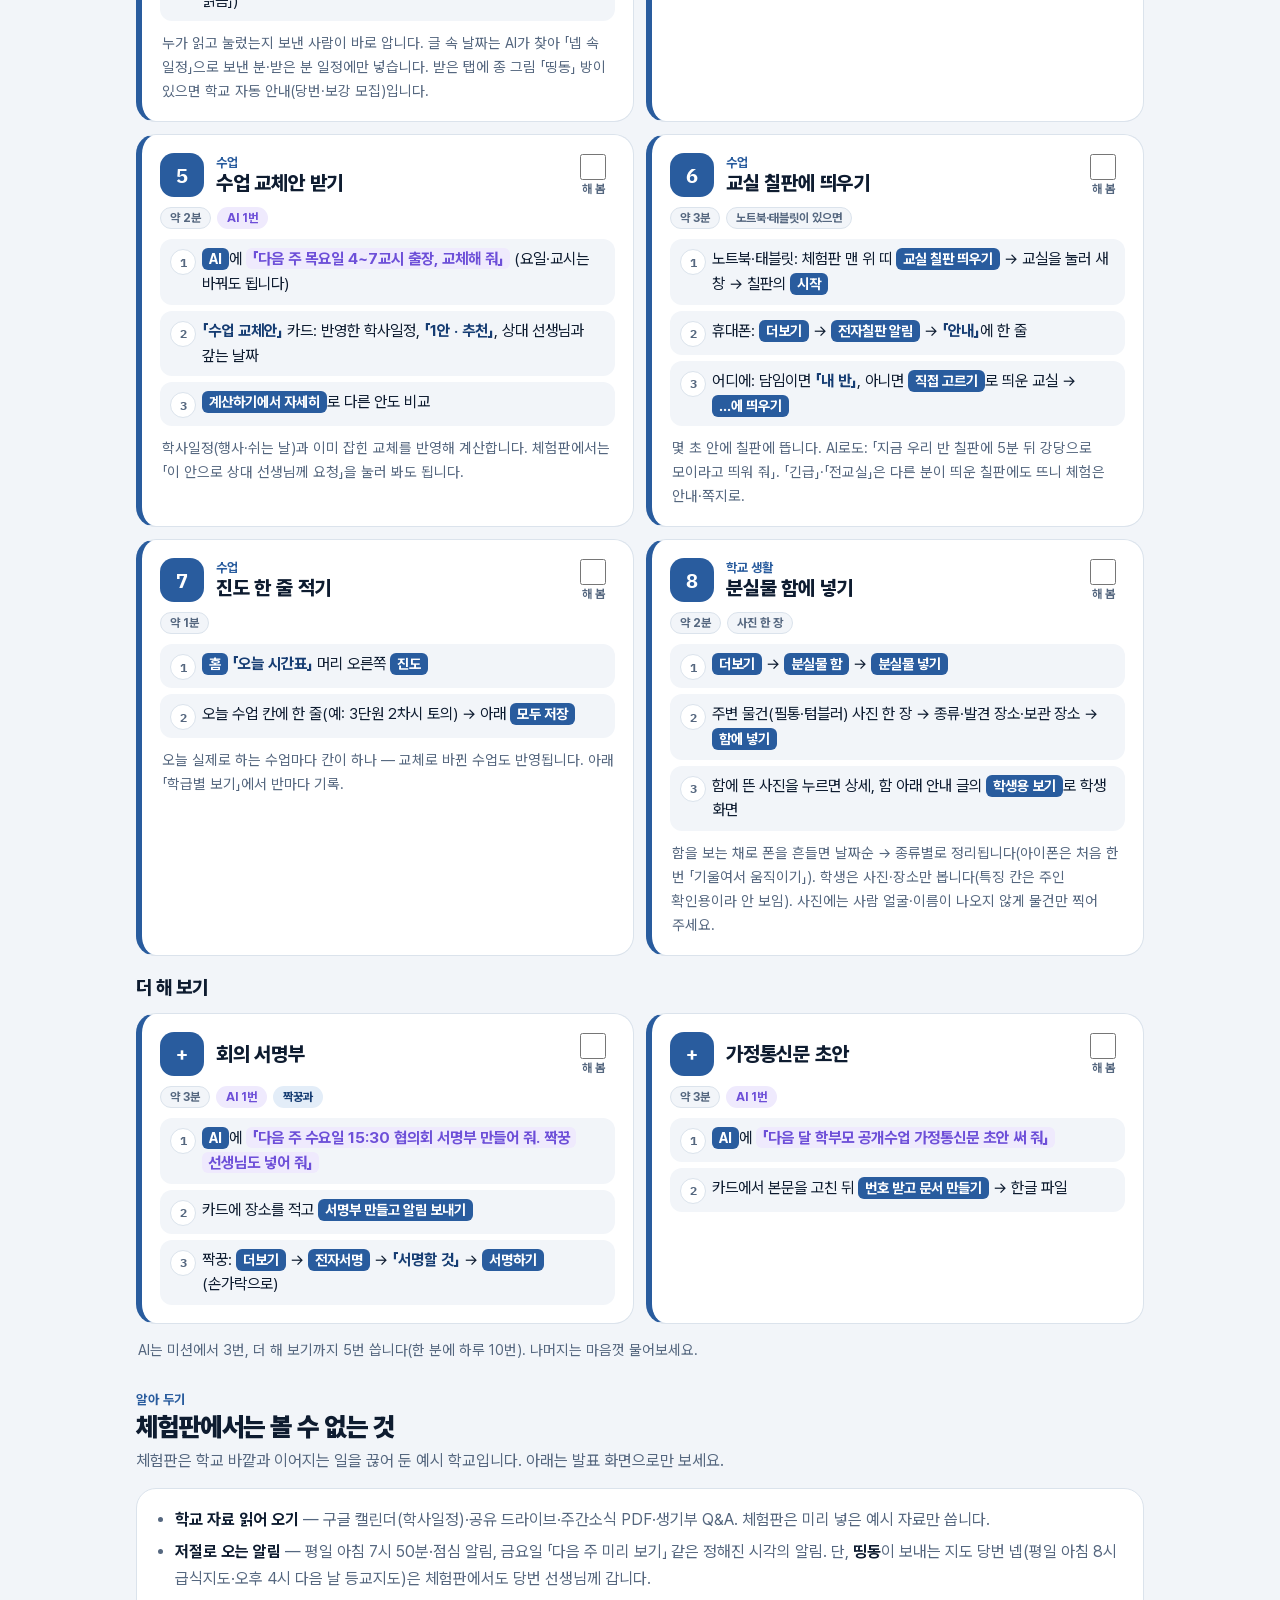
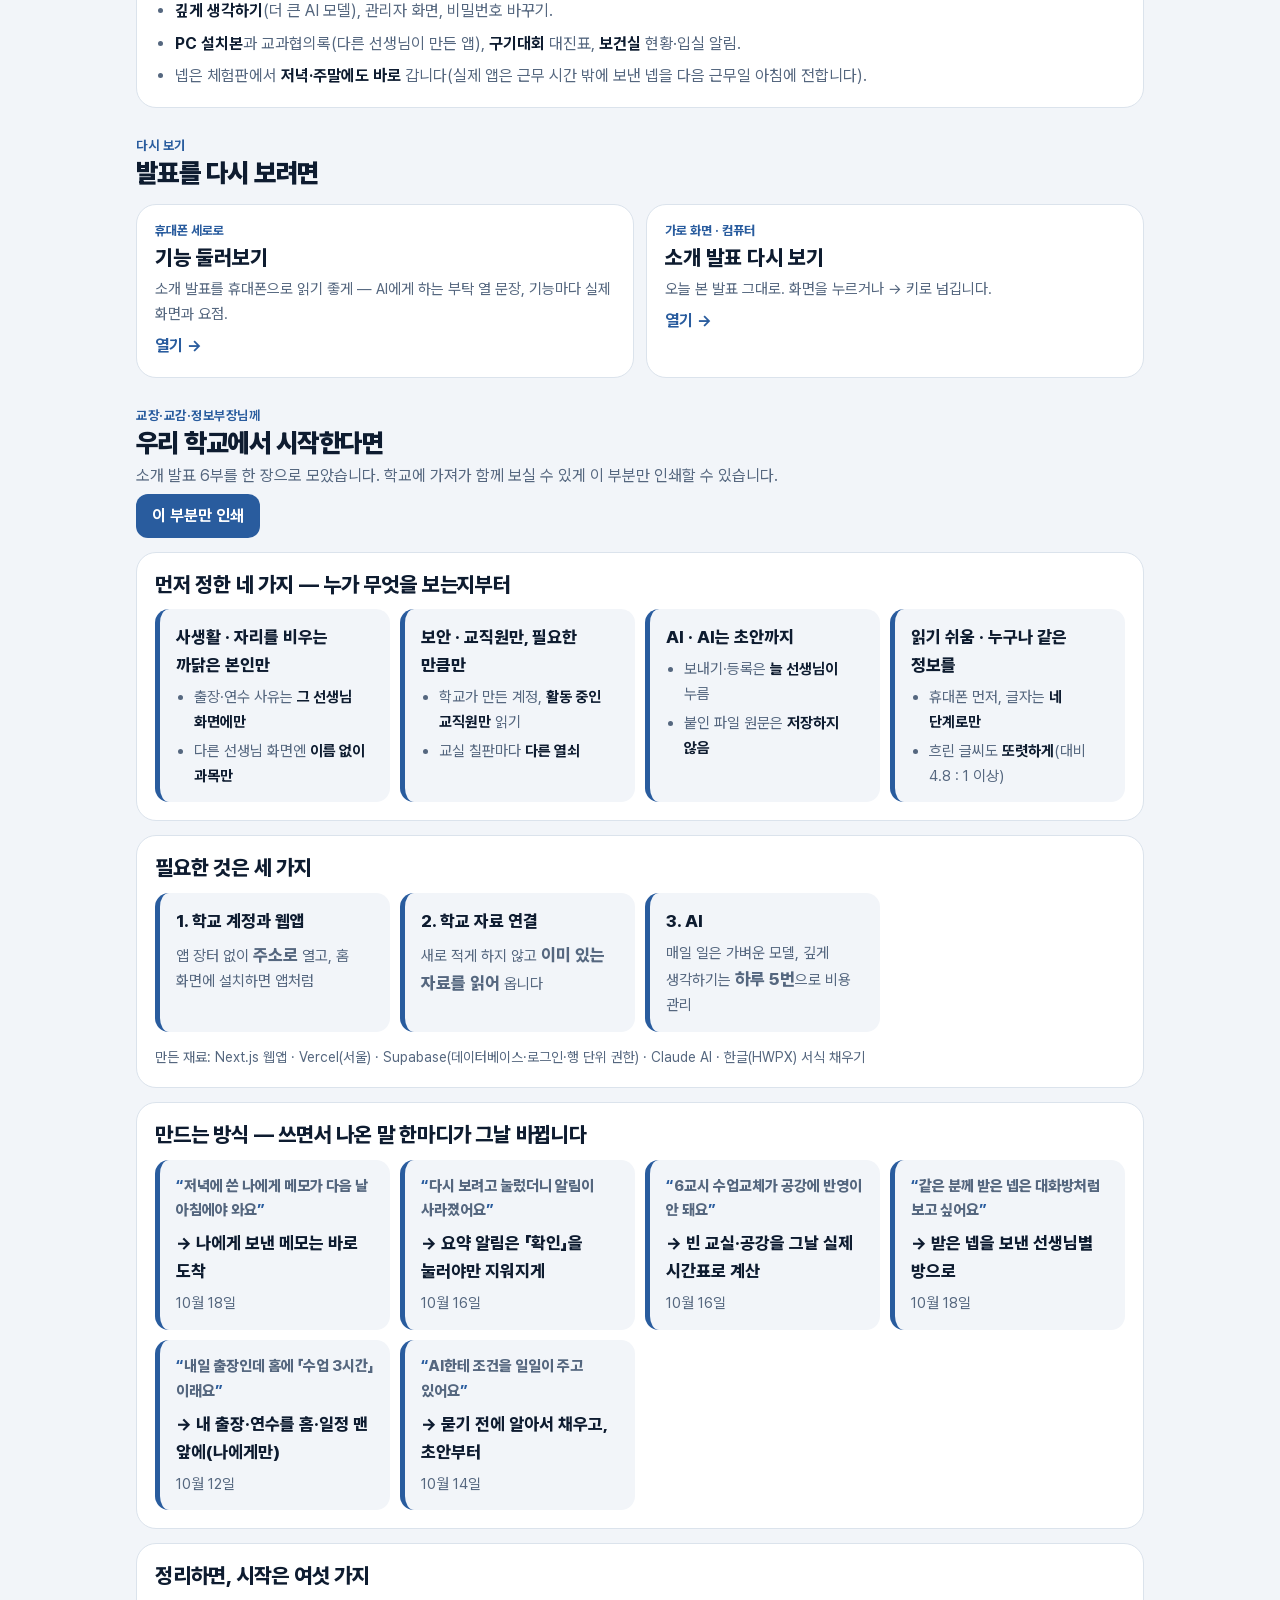
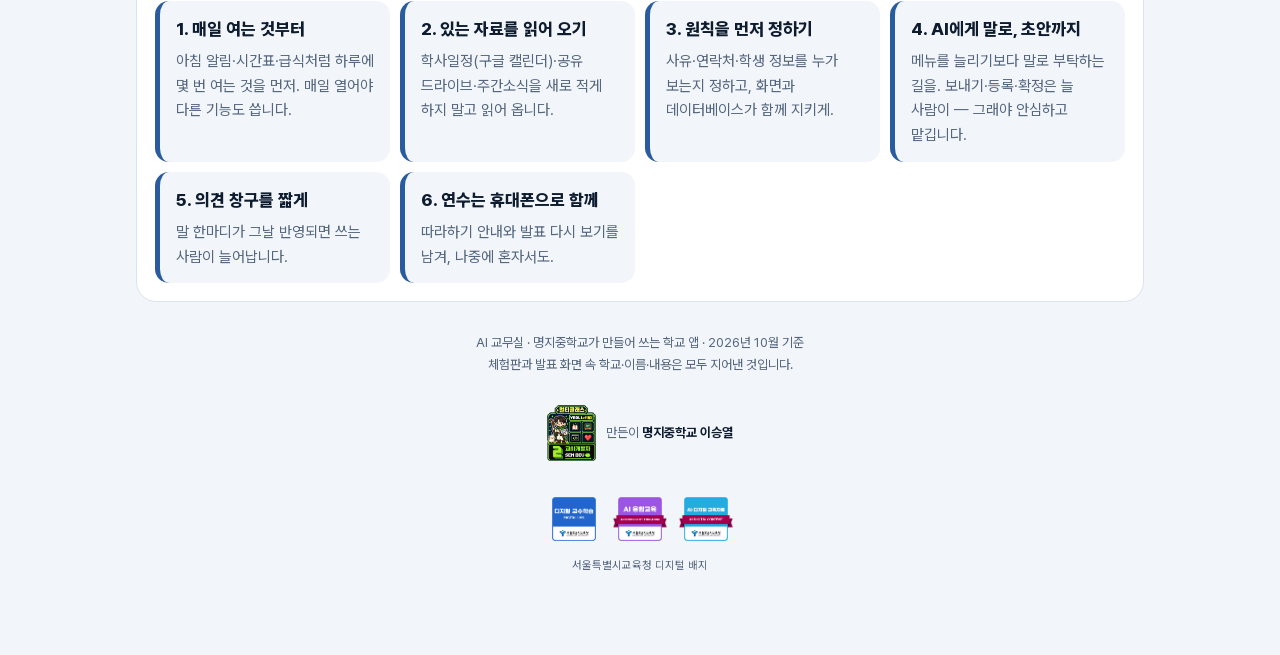
<file: visit.html>
<!doctype html>
<html lang="ko">
<head>
<meta charset="utf-8">
<meta name="viewport" content="width=device-width, initial-scale=1, viewport-fit=cover">
<meta name="author" content="명지중학교 이승열">
<title>AI 교무실 체험</title>
<meta name="description" content="AI 교무실 체험 안내 — 다른 학교 선생님께: 체험판 시작, 체험 미션, 발표 다시 보기, 우리 학교에서 시작한다면">
<meta name="theme-color" content="#06121f">
<link rel="manifest" href="manifest.webmanifest">
<link rel="icon" href="icon-192.png">
<link rel="apple-touch-icon" href="icon-180.png">
<link rel="stylesheet" href="fonts/pretendard/pretendard.css">
<link rel="preconnect" href="https://fonts.googleapis.com">
<link rel="preconnect" href="https://fonts.gstatic.com" crossorigin>
<link rel="stylesheet" href="https://fonts.googleapis.com/css2?family=IBM+Plex+Mono:wght@500;600&display=swap">
<style>
/* 레이아웃: 다른 학교 선생님이 QR 하나로 들어오는 입구. 위 밤하늘 띠(체험판 열기) → 시작하기(로그인·짝꿍) → 미션 카드(발표 순서) →
   체험판에 없는 것 → 다시 보기 → 우리 학교에서 시작한다면(소개 발표 6부 글, 인쇄용). 휴대폰 세로가 기본, 넓으면 미션이 두 줄. */
:root {
  --bg: #f2f5f9; --surface: #ffffff; --ink: #0e1c30; --muted: #55677f; --line: #dbe3ec;
  --brand: #295c9e; --brand-deep: #163d73; --brand-tint: #e3edf8; --night: #06121f; --glow: #8fd0ff; --on-brand: #ffffff;
  --ai: #6d4fd8; --ai-tint: #efeafd; --on-ai: #ffffff; --ok: #1f8a5a; --ok-tint: #e2f3ea; --warn: #b4441c;
  --body: 'Pretendard Variable', Pretendard, -apple-system, 'Apple SD Gothic Neo', 'Malgun Gothic', sans-serif;
  --mono: 'IBM Plex Mono', ui-monospace, Menlo, Consolas, monospace;
}
@media (prefers-color-scheme: dark) { :root:not([data-theme="light"]) { --bg: #0a1320; --surface: #111d30; --ink: #e6edf6; --muted: #9db0c8; --line: #23374e; --brand: #7cb8f0; --brand-deep: #a9d1f7; --brand-tint: #17304f; --on-brand: #06121f; --ai: #b9a5ff; --ai-tint: #251c45; --on-ai: #1a1033; --ok: #5fd39a; --ok-tint: #12301f; --warn: #ff9a70; color-scheme: dark; } }
:root[data-theme="dark"] { --bg: #0a1320; --surface: #111d30; --ink: #e6edf6; --muted: #9db0c8; --line: #23374e; --brand: #7cb8f0; --brand-deep: #a9d1f7; --brand-tint: #17304f; --on-brand: #06121f; --ai: #b9a5ff; --ai-tint: #251c45; --on-ai: #1a1033; --ok: #5fd39a; --ok-tint: #12301f; --warn: #ff9a70; color-scheme: dark; }
* { box-sizing: border-box; }
html { scroll-behavior: smooth; scroll-padding-top: 64px; }
body { margin: 0; background: var(--bg); color: var(--ink); font: 400 16px/1.65 var(--body); word-break: keep-all; overflow-wrap: anywhere; -webkit-font-smoothing: antialiased; }
a { color: var(--brand); }
p, h1, h2, h3, ol, ul { margin: 0; }
button { font: inherit; color: inherit; }
:focus-visible { outline: 3px solid var(--brand); outline-offset: 2px; }

.top { position: sticky; top: 0; z-index: 20; background: color-mix(in srgb, var(--bg) 88%, transparent); backdrop-filter: blur(10px); -webkit-backdrop-filter: blur(10px); border-bottom: 1px solid var(--line); }
.top .in { max-width: 1040px; margin: 0 auto; padding: 10px 16px; display: flex; gap: 10px; align-items: center; }
.top b { display: flex; gap: 8px; align-items: center; white-space: nowrap; font-weight: 800; }
.top b img { width: 28px; height: 28px; border-radius: 8px; background: #fff; padding: 3px; }
.top nav { display: flex; gap: 6px; overflow-x: auto; scrollbar-width: none; margin-left: auto; min-width: 0; }
.top nav a { flex: none; text-decoration: none; font: 600 13px var(--body); color: var(--muted); padding: 6px 10px; border-radius: 999px; border: 1px solid var(--line); background: var(--surface); }

.hero { position: relative; overflow: hidden; background: var(--night); color: #fff; }
.hero .art { position: absolute; inset: -6%; background: url(img/art/cover.jpg) 70% 50% / cover no-repeat; opacity: .55; }
.hero .shade { position: absolute; inset: 0; background: linear-gradient(90deg, rgba(4, 12, 24, .95), rgba(4, 12, 24, .6)); }
.hero .in { position: relative; max-width: 1040px; margin: 0 auto; padding: 30px 16px 34px; display: grid; gap: 12px; }
.hero .hrow { display: flex; justify-content: space-between; align-items: flex-start; gap: 12px; }
.hero .sig { flex: none; display: flex; flex-direction: column; align-items: flex-end; gap: 4px; }
.hero .sig img { height: 50px; width: auto; filter: drop-shadow(0 6px 14px rgba(0, 0, 0, .45)); }
.hero .sig span { font: 400 11px var(--body); letter-spacing: 0; color: #a9bfd8; white-space: nowrap; }
.hero .sig b { color: #fff; font-weight: 700; margin-left: 4px; }
@media (min-width: 760px) { .hero .sig { flex-direction: row; align-items: center; gap: 12px; } .hero .sig img { height: 64px; } .hero .sig span { font-size: 13px; } }
.hero small { font: 700 13px var(--body); letter-spacing: .08em; color: var(--glow); }
.hero h1 { font: 900 clamp(34px, 8vw, 56px)/1.1 var(--body); letter-spacing: -.035em; }
.hero h1 em { font-style: normal; color: var(--glow); }
.hero p { color: #cfe0f3; max-width: 36em; }
.hero p b { color: #fff; }
.hero .acts { display: flex; flex-wrap: wrap; gap: 8px; margin-top: 4px; }
.btn { display: inline-flex; align-items: center; gap: 8px; min-height: 44px; padding: 10px 16px; border-radius: 12px; font: 700 16px var(--body); text-decoration: none; background: var(--brand); color: var(--on-brand); border: 0; cursor: pointer; }
.hero .btn { background: #fff; color: #163d73; }
.hero .btn.ghost { background: transparent; color: #fff; border: 1px solid rgba(255, 255, 255, .35); }
.facts { display: flex; flex-wrap: wrap; gap: 6px; }
.facts span { font: 600 13px var(--body); color: #dce9f7; padding: 4px 10px; border-radius: 999px; background: rgba(143, 208, 255, .12); border: 1px solid rgba(143, 208, 255, .22); }

main { max-width: 1040px; margin: 0 auto; padding: 22px 16px 80px; display: grid; gap: 30px; }
section { display: grid; gap: 14px; min-width: 0; }
.sh { display: grid; gap: 4px; }
.sh .tag { font: 700 13px var(--body); letter-spacing: .04em; color: var(--brand); }
.sh h2 { font: 900 26px/1.25 var(--body); letter-spacing: -.02em; }
.sh p { color: var(--muted); }
.card { background: var(--surface); border: 1px solid var(--line); border-radius: 20px; padding: 18px; min-width: 0; }

/* 시작하기 */
.start { display: grid; gap: 10px; }
.start .row { display: grid; grid-template-columns: 34px minmax(0, 1fr); gap: 12px; align-items: start; }
.start .row > i { width: 34px; height: 34px; border-radius: 50%; display: grid; place-items: center; background: var(--brand); color: var(--on-brand); font: 700 15px var(--mono); font-style: normal; }
.start h3 { font: 800 18px/1.4 var(--body); }
.start .sub { color: var(--muted); font-size: 15px; }
.pairpick { display: flex; flex-wrap: wrap; gap: 8px; align-items: center; margin-top: 8px; }
.pairpick label { font-weight: 700; }
.pairpick input { width: 160px; min-height: 44px; padding: 8px 12px; border-radius: 12px; border: 1px solid var(--line); background: var(--bg); color: var(--ink); font: 600 16px var(--body); }
[hidden] { display: none !important; }
.pw { display: inline-block; padding: 2px 12px; border-radius: 8px; background: var(--ink); color: var(--bg); font: 700 18px var(--mono); letter-spacing: .05em; }
.linklike { background: none; border: 0; padding: 0; color: var(--brand); text-decoration: underline; cursor: pointer; font-size: 15px; }

/* 미션 */
.prog { display: flex; align-items: center; gap: 12px; }
.prog .bar { flex: 1; height: 10px; border-radius: 999px; background: var(--line); overflow: hidden; }
.prog .bar i { display: block; height: 100%; width: 0; background: var(--ok); border-radius: 999px; transition: width .3s; }
.prog b { font: 700 15px var(--body); white-space: nowrap; }
.ms { display: grid; gap: 12px; grid-template-columns: repeat(auto-fill, minmax(min(100%, 440px), 1fr)); }
.m { display: grid; gap: 10px; align-content: start; border-left: 6px solid var(--brand); }
.m.done { border-left-color: var(--ok); }
.m header { display: grid; grid-template-columns: 44px minmax(0, 1fr) auto; gap: 12px; align-items: center; }
.m .no { width: 44px; height: 44px; border-radius: 14px; display: grid; place-items: center; background: var(--brand); color: var(--on-brand); font: 700 20px var(--mono); }
.m.done .no { background: var(--ok); }
.m .pt { font: 700 13px var(--body); color: var(--brand); }
.m h3 { font: 800 20px/1.3 var(--body); letter-spacing: -.01em; }
.m .chk { display: flex; flex-direction: column; align-items: center; gap: 2px; font: 700 12px var(--body); color: var(--muted); cursor: pointer; min-width: 44px; }
.m .chk input { width: 26px; height: 26px; accent-color: var(--ok); cursor: pointer; margin: 0; }
.chips { display: flex; flex-wrap: wrap; gap: 6px; }
.chips span { font: 700 12px var(--body); padding: 3px 9px; border-radius: 999px; background: var(--bg); color: var(--muted); border: 1px solid var(--line); }
.chips .c-ai { background: var(--ai-tint); color: var(--ai); border-color: transparent; }
.chips .c-pair { background: var(--brand-tint); color: var(--brand-deep); border-color: transparent; }
.steps { list-style: none; padding: 0; display: grid; gap: 6px; counter-reset: s; }
.steps li { display: grid; grid-template-columns: 24px minmax(0, 1fr); gap: 8px; padding: 8px 10px; border-radius: 12px; background: var(--bg); font-size: 15.5px; line-height: 1.6; }
.steps li::before { counter-increment: s; content: counter(s); width: 24px; height: 24px; border-radius: 50%; display: grid; place-items: center; background: var(--surface); border: 1px solid var(--line); font: 700 12px var(--mono); color: var(--muted); margin-top: 2px; }
.k { display: inline-block; padding: 0 7px; border-radius: 6px; background: var(--brand); color: var(--on-brand); font-weight: 700; font-size: .92em; line-height: 1.55; }
.q { font-weight: 700; color: var(--brand-deep); }
.q::before { content: "「"; } .q::after { content: "」"; }
.say { display: inline; font-weight: 700; color: var(--ai); background: var(--ai-tint); padding: 1px 6px; border-radius: 6px; cursor: copy; -webkit-box-decoration-break: clone; box-decoration-break: clone; }
.say::before { content: "「"; } .say::after { content: "」"; }
.see { font-size: 14.5px; color: var(--muted); padding-left: 2px; }
.see b { color: var(--ink); }
.more-h { font: 800 19px var(--body); margin-top: 6px; }
.toast { position: fixed; left: 50%; bottom: 24px; transform: translate(-50%, 20px); opacity: 0; transition: .25s; background: var(--ink); color: var(--bg); padding: 10px 16px; border-radius: 12px; font-weight: 700; pointer-events: none; z-index: 30; }
.toast.on { opacity: 1; transform: translate(-50%, 0); }

/* 없는 것·다시 보기 */
.not { display: grid; gap: 6px; padding-left: 20px; color: var(--muted); }
.not b { color: var(--ink); }
.ways { display: grid; gap: 12px; grid-template-columns: repeat(auto-fit, minmax(min(100%, 280px), 1fr)); }
.way { display: grid; gap: 6px; align-content: start; text-decoration: none; color: inherit; }
.way:hover { border-color: var(--brand); }
.way .tg { font: 700 13px var(--body); color: var(--brand); }
.way h3 { font: 800 21px/1.3 var(--body); }
.way p { color: var(--muted); font-size: 15px; }
.way .go { font-weight: 700; color: var(--brand); }

/* 우리 학교에서 시작한다면(소개 발표 6부 글 그대로) */
.adopt { display: grid; gap: 14px; }
.adopt article { display: grid; gap: 10px; }
.adopt h3 { font: 800 21px/1.35 var(--body); letter-spacing: -.01em; }
.t-grid { display: grid; gap: 10px; grid-template-columns: repeat(auto-fill, minmax(min(100%, 230px), 1fr)); }
.t-box { background: var(--bg); border-radius: 14px; padding: 14px 16px; display: grid; gap: 6px; align-content: start; border-left: 5px solid var(--brand); }
.t-box b { font-weight: 800; font-size: 17px; }
.t-box span, .t-box li { color: var(--muted); font-size: 15px; }
.t-box ul { padding-left: 18px; display: grid; gap: 4px; }
.t-box li b { font-size: inherit; font-weight: 700; color: var(--ink); }
.t-note { margin-top: 4px; font-size: 14px; color: var(--muted); }
.t-q { font-weight: 800; font-size: 17px; color: var(--ink); }
.t-q::before { content: "“"; color: var(--brand); } .t-q::after { content: "”"; color: var(--brand); }
.foot { color: var(--muted); font-size: 13px; text-align: center; }
.by { display: flex; align-items: center; justify-content: center; gap: 10px; color: var(--muted); font-size: 13px; margin: 0; } .by b { color: var(--ink); font-weight: 700; } .by img { width: auto; height: 56px; } .badges { display: flex; flex-wrap: wrap; justify-content: center; align-items: center; gap: 10px; margin: 0; } .badges img { width: 56px; height: 56px; } .badges small { flex-basis: 100%; text-align: center; color: var(--muted); font-size: 11px; }
.printonly { display: none; }

@media (prefers-reduced-motion: reduce) { html { scroll-behavior: auto; } .toast, .prog .bar i { transition: none; } }
@media print {
  .top, .hero .acts, .toast, .noprint, .m .chk { display: none !important; }
  body { background: #fff; color: #000; font-size: 12px; }
  .hero { background: #fff; color: #000; } .hero .art, .hero .shade { display: none; } .hero p, .hero small, .facts span { color: #333; } .hero h1 em { color: inherit; }
  .card { break-inside: avoid; border-color: #bbb; }
  main { gap: 16px; padding-top: 8px; }
  body.only-adopt .hero, body.only-adopt main > section:not(#adopt), body.only-adopt .foot { display: none; }
  /* 「우리 학교에서」만 찍을 때는 A4 한 장에 */
  @page { size: A4; margin: 10mm; }
  body.only-adopt { font-size: 10.5px; line-height: 1.5; }
  body.only-adopt main { gap: 8px; padding: 0; }
  body.only-adopt .sh h2 { font-size: 18px; } body.only-adopt .sh p { font-size: 10.5px; }
  body.only-adopt .adopt { gap: 6px; }
  body.only-adopt .adopt .card { padding: 8px 10px; border-radius: 10px; }
  body.only-adopt .adopt h3 { font-size: 13px; }
  body.only-adopt .t-grid { grid-template-columns: repeat(4, 1fr); gap: 5px; }
  body.only-adopt .t-box { padding: 6px 8px; gap: 2px; border-left-width: 3px; border-radius: 8px; }
  body.only-adopt .t-box b, body.only-adopt .t-q { font-size: 11.5px; }
  body.only-adopt .t-box span, body.only-adopt .t-box li, body.only-adopt .t-note { font-size: 10px; }
  body.only-adopt .t-box ul { padding-left: 13px; gap: 1px; }
  .printonly { display: block; color: #555; font-size: 9.5px; text-align: right; }
}
</style>
</head>
<body>
<div class="top"><div class="in">
  <b><img src="img/symbol-128.png" alt="">AI 교무실 체험</b>
  <nav aria-label="바로가기"><a href="#start">시작하기</a><a href="#missions">미션</a><a href="#again">다시 보기</a><a href="#adopt">우리 학교에서</a></nav>
</div></div>
<header class="hero">
  <div class="art"></div><div class="shade"></div>
  <div class="in">
    <div class="hrow"><small>AI 교무실 · 다른 학교 선생님께</small><div class="sig"><img src="img/yeol.png" alt="" width="45" height="50"><span>만든이<b>명지중학교 이승열</b></span></div></div>
    <h1>직접 <em>써 보세요</em></h1>
    <p>발표에서 본 학교 앱을 <b>체험판</b>으로 써 볼 수 있습니다. 명지중학교 앱과 완전히 떨어진 따로 된 앱이고, <b>학교·선생님·학생 이름은 모두 지어낸 것</b>입니다. 아래 미션 여덟 개를 발표 순서대로 해 보세요.</p>
    <div class="acts">
      <a class="btn" id="open-demo" href="https://mjms-demo.vercel.app" target="_blank" rel="noopener">체험판 열기 ↗</a>
      <a class="btn ghost" href="#missions">미션 보기</a>
    </div>
    <div class="facts"><span>11월 22일까지</span><span>매일 밤 3시에 처음 상태로</span><span>AI는 한 분에 하루 10번</span></div>
  </div>
</header>
<main>
  <section id="start" aria-labelledby="start-h">
    <div class="sh"><span class="tag">시작하기</span><h2 id="start-h">세 단계면 들어갑니다</h2></div>
    <div class="card start">
      <div class="row"><i>1</i><div>
        <h3>체험판에 로그인</h3>
        <p class="sub">위 <b>[체험판 열기]</b> → 이름 칸에 아무 선생님 이름(예: 김) → 명단에서 고르기 → 비밀번호 <span id="pw-slot">(발표자가 알려 드립니다 · 모든 계정이 같은 비밀번호)</span></p>
        <p class="sub">옆 분과 <b>다른 이름</b>을 고르세요. <b>홍길동</b>은 발표자가 씁니다.</p>
      </div></div>
      <div class="row"><i>2</i><div>
        <h3>짝꿍 이름 적기(골라서)</h3>
        <p class="sub">옆 분이 고른 이름을 적어 두면 미션 문장에 들어갑니다. 서로 넵을 주고받습니다.</p>
        <div class="pairpick"><label for="pairname">짝꿍</label><input id="pairname" type="text" placeholder="예: 강해솔" maxlength="8"></div>
      </div></div>
      <div class="row"><i>3</i><div>
        <h3>홈 화면에 추가(골라서)</h3>
        <p class="sub">안드로이드 크롬은 ⋮ → 홈 화면에 추가, 아이폰 사파리는 공유 → 홈 화면에 추가. 앱처럼 열립니다.</p>
      </div></div>
    </div>
  </section>

  <section id="missions" aria-labelledby="missions-h">
    <div class="sh"><span class="tag">체험 미션</span><h2 id="missions-h">발표 순서대로, 여덟 가지</h2><p>보라색 문장은 누르면 복사됩니다 — AI 글 칸에 붙여 넣으세요. 해 본 미션은 오른쪽 칸에 표시해 두세요(이 휴대폰에만 남습니다).</p></div>
    <div class="prog"><div class="bar"><i id="prog-bar"></i></div><b id="prog-n">0 / 8 해 봄</b></div>
    <div class="ms" id="ms"></div>
    <h3 class="more-h">더 해 보기</h3>
    <div class="ms" id="ms-more"></div>
    <p class="see" id="ai-sum"></p>
  </section>

  <section id="not" aria-labelledby="not-h">
    <div class="sh"><span class="tag">알아 두기</span><h2 id="not-h">체험판에서는 볼 수 없는 것</h2><p>체험판은 학교 바깥과 이어지는 일을 끊어 둔 예시 학교입니다. 아래는 발표 화면으로만 보세요.</p></div>
    <div class="card"><ul class="not">
      <li><b>학교 자료 읽어 오기</b> — 구글 캘린더(학사일정)·공유 드라이브·주간소식 PDF·생기부 Q&amp;A. 체험판은 미리 넣은 예시 자료만 씁니다.</li>
      <li><b>저절로 오는 알림</b> — 평일 아침 7시 50분·점심 알림, 금요일 「다음 주 미리 보기」 같은 정해진 시각의 알림. 단, <b>띵동</b>이 보내는 지도 당번 넵(평일 아침 8시 급식지도·오후 4시 다음 날 등교지도)은 체험판에서도 당번 선생님께 갑니다.</li>
      <li><b>깊게 생각하기</b>(더 큰 AI 모델), 관리자 화면, 비밀번호 바꾸기.</li>
      <li><b>PC 설치본</b>과 교과협의록(다른 선생님이 만든 앱), <b>구기대회</b> 대진표, <b>보건실</b> 현황·입실 알림.</li>
      <li>넵은 체험판에서 <b>저녁·주말에도 바로</b> 갑니다(실제 앱은 근무 시간 밖에 보낸 넵을 다음 근무일 아침에 전합니다).</li>
    </ul></div>
  </section>

  <section id="again" aria-labelledby="again-h">
    <div class="sh"><span class="tag">다시 보기</span><h2 id="again-h">발표를 다시 보려면</h2></div>
    <div class="ways">
      <a class="card way" href="tour.html"><span class="tg">휴대폰 세로로</span><h3>기능 둘러보기</h3><p>소개 발표를 휴대폰으로 읽기 좋게 — AI에게 하는 부탁 열 문장, 기능마다 실제 화면과 요점.</p><span class="go">열기 →</span></a>
      <a class="card way" href="intro.html"><span class="tg">가로 화면 · 컴퓨터</span><h3>소개 발표 다시 보기</h3><p>오늘 본 발표 그대로. 화면을 누르거나 → 키로 넘깁니다.</p><span class="go">열기 →</span></a>
    </div>
  </section>

  <section id="adopt" aria-labelledby="adopt-h">
    <div class="sh"><span class="tag">교장·교감·정보부장님께</span><h2 id="adopt-h">우리 학교에서 시작한다면</h2><p>소개 발표 6부를 한 장으로 모았습니다. 학교에 가져가 함께 보실 수 있게 이 부분만 인쇄할 수 있습니다.</p>
      <p class="noprint"><button type="button" class="btn" id="print-adopt">이 부분만 인쇄</button></p></div>
    <div class="adopt" id="adopt-body"></div>
    <p class="printonly">AI 교무실 소개 발표 6부 · 명지중학교 · ai-office-intro.vercel.app/visit.html</p>
  </section>

  <p class="foot">AI 교무실 · 명지중학교가 만들어 쓰는 학교 앱 · 2026년 10월 기준<br>체험판과 발표 화면 속 학교·이름·내용은 모두 지어낸 것입니다.</p>
  <p class="by"><img src="img/yeol.png" alt="" width="50" height="56"><span>만든이 <b>명지중학교 이승열</b></span></p>
  <p class="badges" aria-label="서울특별시교육청 디지털 배지"><img src="img/badge-lms.png" alt="디지털 교수학습 배지" title="디지털 교수학습 · 서울특별시교육청" width="56" height="56"><img src="img/badge-ai.png" alt="AI 융합교육 배지" title="AI 융합교육 · 서울특별시교육청" width="56" height="56"><img src="img/badge-content.png" alt="AI·디지털 교육자료 배지" title="AI·디지털 교육자료 · 서울특별시교육청" width="56" height="56"><small>서울특별시교육청 디지털 배지</small></p>
</main>
<div class="toast" id="toast" role="status" aria-live="polite"></div>

<script>
  window.DECK = { E: {}, PARTS: [], list: [], parts: function (l) { var P = this.PARTS; l.forEach(function (p) { P[p.n] = p; }); }, add: function (d) { this.list.push(d); }, h: function () {} };
</script>
<script src="missions.js"></script>
<script src="asks.js"></script>
<script src="intro-scenes.js"></script>
<script>
(function () {
  var $ = function (id) { return document.getElementById(id); };
  function esc(s) { return String(s).replace(/[&<>"]/g, function (c) { return { "&": "&amp;", "<": "&lt;", ">": "&gt;", '"': "&quot;" }[c]; }); }
  function load(k) { try { return localStorage.getItem("visit." + k); } catch (e) { return null; } }
  function save(k, v) { try { if (v == null || v === "") localStorage.removeItem("visit." + k); else localStorage.setItem("visit." + k, v); } catch (e) { /* 저장이 막혀도 화면은 그대로 */ } }

  // 비밀번호는 저장소에 두지 않는다 — 발표자가 visit.html?pw=… 로 열 때만 보인다(소개 발표와 같은 셈).
  var qs = new URLSearchParams(location.search);
  var PW = (qs.get("pw") || "").replace(/[^0-9A-Za-z_-]/g, "").slice(0, 24);
  if (PW) $("pw-slot").innerHTML = '<span class="pw">' + esc(PW) + "</span> (모든 계정이 같은 비밀번호)";
  var DEMO = "https://mjms-demo.vercel.app";

  // 짝꿍 이름(이 휴대폰에만 기억) → 미션 문장의 {pair}
  var pairIn = $("pairname");
  pairIn.value = load("pair") || "";
  function who() { return { pair: pairIn.value.trim() || null }; }
  pairIn.addEventListener("input", function () { save("pair", pairIn.value.trim()); renderMissions(who()); });

  // 미션
  var done = {};
  try { done = JSON.parse(load("done") || "{}") || {}; } catch (e) { done = {}; }
  function fill(s, w) { return s.replace(/\{pair\}/g, w.pair ? esc(w.pair) : "짝꿍"); }
  function chips(m) {
    var c = ["<span>약 " + (m.min || 2) + "분</span>"];
    if (m.ai) c.push('<span class="c-ai">AI ' + m.ai + "번</span>");
    if (m.pair) c.push('<span class="c-pair">짝꿍과</span>');
    if (m.laptop) c.push("<span>노트북·태블릿이 있으면</span>");
    if (m.photo) c.push("<span>사진 한 장</span>");
    return '<div class="chips">' + c.join("") + "</div>";
  }
  function card(m, w, more) {
    var id = more ? "x" + more : String(m.n), on = !!done[id];
    return '<article class="card m' + (on ? " done" : "") + '" id="m' + id + '"><header>' +
      '<span class="no">' + (more ? "+" : m.n) + "</span><div>" + (m.part && !more ? '<div class="pt">' + esc(m.part) + "</div>" : "") + "<h3>" + esc(m.title) + "</h3></div>" +
      '<label class="chk"><input type="checkbox" data-id="' + id + '"' + (on ? " checked" : "") + ' aria-label="' + esc(m.title) + ' 해 봄">해 봄</label></header>' +
      chips(more ? { min: 3, ai: m.ai, pair: m.pair } : m) +
      '<ol class="steps">' + m.steps.map(function (s) { return "<li><span>" + fill(s, w) + "</span></li>"; }).join("") + "</ol>" +
      (m.see ? '<p class="see">' + fill(m.see, w) + "</p>" : "") + "</article>";
  }
  function renderMissions(w) {
    var M = window.MISSIONS || [], X = window.MISSIONS_MORE || [];
    $("ms").innerHTML = M.map(function (m) { return card(m, w); }).join("");
    $("ms-more").innerHTML = X.map(function (m, i) { return card(m, w, i + 1); }).join("");
    var ai = M.reduce(function (n, m) { return n + (m.ai || 0); }, 0);
    $("ai-sum").textContent = "AI는 미션에서 " + ai + "번, 더 해 보기까지 " + (ai + X.reduce(function (n, m) { return n + (m.ai || 0); }, 0)) + "번 씁니다(한 분에 하루 10번). 나머지는 마음껏 물어보세요.";
    progress();
  }
  function progress() {
    var M = window.MISSIONS || [], n = M.filter(function (m) { return done[String(m.n)]; }).length;
    $("prog-n").textContent = n + " / " + M.length + " 해 봄";
    $("prog-bar").style.width = (M.length ? (100 * n) / M.length : 0) + "%";
  }
  document.addEventListener("change", function (e) {
    var t = e.target;
    if (!t.matches || !t.matches(".m input[type=checkbox]")) return;
    done[t.dataset.id] = t.checked || undefined;
    save("done", JSON.stringify(done));
    t.closest(".m").classList.toggle("done", t.checked);
    progress();
  });

  // 보라색 문장 누르면 복사
  var toastT;
  function toast(msg) { var el = $("toast"); el.textContent = msg; el.classList.add("on"); clearTimeout(toastT); toastT = setTimeout(function () { el.classList.remove("on"); }, 1800); }
  document.addEventListener("click", function (e) {
    var s = e.target.closest && e.target.closest(".say");
    if (!s) return;
    var text = s.textContent;
    var ok = function () { toast("복사했어요 — AI 글 칸에 붙여 넣으세요"); };
    try {
      if (navigator.clipboard && navigator.clipboard.writeText) navigator.clipboard.writeText(text).then(ok, function () { toast("길게 눌러 복사해 주세요"); });
      else toast("길게 눌러 복사해 주세요");
    } catch (err) { toast("길게 눌러 복사해 주세요"); }
  });

  // 우리 학교에서 시작한다면: 소개 발표 6부 글(intro-scenes.js의 tour)을 그대로
  var ADOPT = ["principles", "stack", "lessons", "start"];
  $("adopt-body").innerHTML = ADOPT.map(function (id) {
    var d = (window.DECK.list || []).filter(function (x) { return x.id === id; })[0];
    if (!d || !d.tour) return "";
    return '<article class="card"><h3>' + d.tour.title + "</h3>" + d.tour.html + "</article>";
  }).join("");
  $("print-adopt").addEventListener("click", function () {
    document.body.classList.add("only-adopt");
    window.print();
  });
  window.addEventListener("afterprint", function () { document.body.classList.remove("only-adopt"); });

  ["open-demo"].forEach(function (id) { $(id).href = DEMO; });
  renderMissions(who());
  if (location.hash) { var el = document.getElementById(location.hash.slice(1)); if (el) el.scrollIntoView({ behavior: "instant", block: "start" }); }
})();
</script>
</body>
</html>
</file>
<file: fonts/pretendard/pretendard.css>
/*
Copyright (c) 2021 Kil Hyung-jin, with Reserved Font Name Pretendard.
https://github.com/orioncactus/pretendard

This Font Software is licensed under the SIL Open Font License, Version 1.1.
This license is copied below, and is also available with a FAQ at:
http://scripts.sil.org/OFL
*/
/* [0] */
@font-face {
	font-family: 'Pretendard Variable';
	font-style: normal;
	font-display: swap;
	font-weight: 45 920;
	src: url(./woff2-dynamic-subset/PretendardVariable.subset.0.woff2) format('woff2-variations');
	unicode-range: U+f9ca-fa0b, U+ff03-ff05, U+ff07, U+ff0a-ff0b, U+ff0d-ff19, U+ff1b, U+ff1d, U+ff20-ff5b, U+ff5d, U+ffe0-ffe3, U+ffe5-ffe6;
}

/* [1] */
@font-face {
	font-family: 'Pretendard Variable';
	font-style: normal;
	font-display: swap;
	font-weight: 45 920;
	src: url(./woff2-dynamic-subset/PretendardVariable.subset.1.woff2) format('woff2-variations');
	unicode-range: U+d723-d728, U+d72a-d733, U+d735-d748, U+d74a-d74f, U+d752-d753, U+d755-d757, U+d75a-d75f, U+d762-d764, U+d766-d768, U+d76a-d76b, U+d76d-d76f, U+d771-d787, U+d789-d78b, U+d78d-d78f, U+d791-d797, U+d79a, U+d79c, U+d79e-d7a3, U+f900-f909, U+f90b-f92e;
}

/* [2] */
@font-face {
	font-family: 'Pretendard Variable';
	font-style: normal;
	font-display: swap;
	font-weight: 45 920;
	src: url(./woff2-dynamic-subset/PretendardVariable.subset.2.woff2) format('woff2-variations');
	unicode-range: U+d679-d68b, U+d68e-d69e, U+d6a0, U+d6a2-d6a7, U+d6a9-d6c3, U+d6c6-d6c7, U+d6c9-d6cb, U+d6cd-d6d3, U+d6d5-d6d6, U+d6d8-d6e3, U+d6e5-d6e7, U+d6e9-d6fb, U+d6fd-d717, U+d719-d71f, U+d721-d722;
}

/* [3] */
@font-face {
	font-family: 'Pretendard Variable';
	font-style: normal;
	font-display: swap;
	font-weight: 45 920;
	src: url(./woff2-dynamic-subset/PretendardVariable.subset.3.woff2) format('woff2-variations');
	unicode-range: U+d5bc-d5c7, U+d5ca-d5cb, U+d5cd-d5cf, U+d5d1-d5d7, U+d5d9-d5da, U+d5dc, U+d5de-d5e3, U+d5e6-d5e7, U+d5e9-d5eb, U+d5ed-d5f6, U+d5f8, U+d5fa-d5ff, U+d602-d603, U+d605-d607, U+d609-d60f, U+d612-d613, U+d616-d61b, U+d61d-d637, U+d63a-d63b, U+d63d-d63f, U+d641-d647, U+d64a-d64c, U+d64e-d653, U+d656-d657, U+d659-d65b, U+d65d-d666, U+d668, U+d66a-d678;
}

/* [4] */
@font-face {
	font-family: 'Pretendard Variable';
	font-style: normal;
	font-display: swap;
	font-weight: 45 920;
	src: url(./woff2-dynamic-subset/PretendardVariable.subset.4.woff2) format('woff2-variations');
	unicode-range: U+d507, U+d509-d50b, U+d50d-d513, U+d515-d53b, U+d53e-d53f, U+d541-d543, U+d545-d54c, U+d54e, U+d550, U+d552-d557, U+d55a-d55b, U+d55d-d55f, U+d561-d564, U+d566-d567, U+d56a, U+d56c, U+d56e-d573, U+d576-d577, U+d579-d583, U+d585-d586, U+d58a-d5a4, U+d5a6-d5bb;
}

/* [5] */
@font-face {
	font-family: 'Pretendard Variable';
	font-style: normal;
	font-display: swap;
	font-weight: 45 920;
	src: url(./woff2-dynamic-subset/PretendardVariable.subset.5.woff2) format('woff2-variations');
	unicode-range: U+d464-d477, U+d47a-d47b, U+d47d-d47f, U+d481-d487, U+d489-d48a, U+d48c, U+d48e-d4e7, U+d4e9-d503, U+d505-d506;
}

/* [6] */
@font-face {
	font-family: 'Pretendard Variable';
	font-style: normal;
	font-display: swap;
	font-weight: 45 920;
	src: url(./woff2-dynamic-subset/PretendardVariable.subset.6.woff2) format('woff2-variations');
	unicode-range: U+d3bf-d3c7, U+d3ca-d3cf, U+d3d1-d3eb, U+d3ee-d3ef, U+d3f1-d3f3, U+d3f5-d3fb, U+d3fd-d400, U+d402-d45b, U+d45d-d463;
}

/* [7] */
@font-face {
	font-family: 'Pretendard Variable';
	font-style: normal;
	font-display: swap;
	font-weight: 45 920;
	src: url(./woff2-dynamic-subset/PretendardVariable.subset.7.woff2) format('woff2-variations');
	unicode-range: U+d2ff, U+d302-d304, U+d306-d30b, U+d30f, U+d311-d313, U+d315-d31b, U+d31e, U+d322-d324, U+d326-d327, U+d32a-d32b, U+d32d-d32f, U+d331-d337, U+d339-d33c, U+d33e-d37b, U+d37e-d37f, U+d381-d383, U+d385-d38b, U+d38e-d390, U+d392-d397, U+d39a-d39b, U+d39d-d39f, U+d3a1-d3a7, U+d3a9-d3aa, U+d3ac, U+d3ae-d3b3, U+d3b5-d3b7, U+d3b9-d3bb, U+d3bd-d3be;
}

/* [8] */
@font-face {
	font-family: 'Pretendard Variable';
	font-style: normal;
	font-display: swap;
	font-weight: 45 920;
	src: url(./woff2-dynamic-subset/PretendardVariable.subset.8.woff2) format('woff2-variations');
	unicode-range: U+d257-d27f, U+d281-d29b, U+d29d-d29f, U+d2a1-d2ab, U+d2ad-d2b7, U+d2ba-d2bb, U+d2bd-d2bf, U+d2c1-d2c7, U+d2c9-d2ef, U+d2f2-d2f3, U+d2f5-d2f7, U+d2f9-d2fe;
}

/* [9] */
@font-face {
	font-family: 'Pretendard Variable';
	font-style: normal;
	font-display: swap;
	font-weight: 45 920;
	src: url(./woff2-dynamic-subset/PretendardVariable.subset.9.woff2) format('woff2-variations');
	unicode-range: U+d1b4, U+d1b6-d1f3, U+d1f5-d22b, U+d22e-d22f, U+d231-d233, U+d235-d23b, U+d23d-d240, U+d242-d256;
}

/* [10] */
@font-face {
	font-family: 'Pretendard Variable';
	font-style: normal;
	font-display: swap;
	font-weight: 45 920;
	src: url(./woff2-dynamic-subset/PretendardVariable.subset.10.woff2) format('woff2-variations');
	unicode-range: U+d105-d12f, U+d132-d133, U+d135-d137, U+d139-d13f, U+d141-d142, U+d144, U+d146-d14b, U+d14e-d14f, U+d151-d153, U+d155-d15b, U+d15e-d187, U+d189-d19f, U+d1a2-d1a3, U+d1a5-d1a7, U+d1a9-d1af, U+d1b2-d1b3;
}

/* [11] */
@font-face {
	font-family: 'Pretendard Variable';
	font-style: normal;
	font-display: swap;
	font-weight: 45 920;
	src: url(./woff2-dynamic-subset/PretendardVariable.subset.11.woff2) format('woff2-variations');
	unicode-range: U+d04b-d04f, U+d051-d057, U+d059-d06b, U+d06d-d06f, U+d071-d073, U+d075-d07b, U+d07e-d0a3, U+d0a6-d0a7, U+d0a9-d0ab, U+d0ad-d0b3, U+d0b6, U+d0b8, U+d0ba-d0bf, U+d0c2-d0c3, U+d0c5-d0c7, U+d0c9-d0cf, U+d0d2, U+d0d6-d0db, U+d0de-d0df, U+d0e1-d0e3, U+d0e5-d0eb, U+d0ee-d0f0, U+d0f2-d104;
}

/* [12] */
@font-face {
	font-family: 'Pretendard Variable';
	font-style: normal;
	font-display: swap;
	font-weight: 45 920;
	src: url(./woff2-dynamic-subset/PretendardVariable.subset.12.woff2) format('woff2-variations');
	unicode-range: U+cfa2-cfc3, U+cfc5-cfdf, U+cfe2-cfe3, U+cfe5-cfe7, U+cfe9-cff4, U+cff6-cffb, U+cffd-cfff, U+d001-d003, U+d005-d017, U+d019-d033, U+d036-d037, U+d039-d03b, U+d03d-d04a;
}

/* [13] */
@font-face {
	font-family: 'Pretendard Variable';
	font-style: normal;
	font-display: swap;
	font-weight: 45 920;
	src: url(./woff2-dynamic-subset/PretendardVariable.subset.13.woff2) format('woff2-variations');
	unicode-range: U+cef0-cef3, U+cef6, U+cef9-ceff, U+cf01-cf03, U+cf05-cf07, U+cf09-cf0f, U+cf11-cf12, U+cf14-cf1b, U+cf1d-cf1f, U+cf21-cf2f, U+cf31-cf53, U+cf56-cf57, U+cf59-cf5b, U+cf5d-cf63, U+cf66, U+cf68, U+cf6a-cf6f, U+cf71-cf84, U+cf86-cf8b, U+cf8d-cfa1;
}

/* [14] */
@font-face {
	font-family: 'Pretendard Variable';
	font-style: normal;
	font-display: swap;
	font-weight: 45 920;
	src: url(./woff2-dynamic-subset/PretendardVariable.subset.14.woff2) format('woff2-variations');
	unicode-range: U+ce3c-ce57, U+ce5a-ce5b, U+ce5d-ce5f, U+ce61-ce67, U+ce6a, U+ce6c, U+ce6e-ce73, U+ce76-ce77, U+ce79-ce7b, U+ce7d-ce83, U+ce85-ce88, U+ce8a-ce8f, U+ce91-ce93, U+ce95-ce97, U+ce99-ce9f, U+cea2, U+cea4-ceab, U+cead-cee3, U+cee6-cee7, U+cee9-ceeb, U+ceed-ceef;
}

/* [15] */
@font-face {
	font-family: 'Pretendard Variable';
	font-style: normal;
	font-display: swap;
	font-weight: 45 920;
	src: url(./woff2-dynamic-subset/PretendardVariable.subset.15.woff2) format('woff2-variations');
	unicode-range: U+cd92-cd93, U+cd96-cd97, U+cd99-cd9b, U+cd9d-cda3, U+cda6-cda8, U+cdaa-cdaf, U+cdb1-cdc3, U+cdc5-cdcb, U+cdcd-cde7, U+cde9-ce03, U+ce05-ce1f, U+ce22-ce34, U+ce36-ce3b;
}

/* [16] */
@font-face {
	font-family: 'Pretendard Variable';
	font-style: normal;
	font-display: swap;
	font-weight: 45 920;
	src: url(./woff2-dynamic-subset/PretendardVariable.subset.16.woff2) format('woff2-variations');
	unicode-range: U+ccef-cd07, U+cd0a-cd0b, U+cd0d-cd1a, U+cd1c, U+cd1e-cd2b, U+cd2d-cd5b, U+cd5d-cd77, U+cd79-cd91;
}

/* [17] */
@font-face {
	font-family: 'Pretendard Variable';
	font-style: normal;
	font-display: swap;
	font-weight: 45 920;
	src: url(./woff2-dynamic-subset/PretendardVariable.subset.17.woff2) format('woff2-variations');
	unicode-range: U+cc3f-cc43, U+cc46-cc47, U+cc49-cc4b, U+cc4d-cc53, U+cc55-cc58, U+cc5a-cc5f, U+cc61-cc97, U+cc9a-cc9b, U+cc9d-cc9f, U+cca1-cca7, U+ccaa, U+ccac, U+ccae-ccb3, U+ccb6-ccb7, U+ccb9-ccbb, U+ccbd-cccf, U+ccd1-cce3, U+cce5-ccee;
}

/* [18] */
@font-face {
	font-family: 'Pretendard Variable';
	font-style: normal;
	font-display: swap;
	font-weight: 45 920;
	src: url(./woff2-dynamic-subset/PretendardVariable.subset.18.woff2) format('woff2-variations');
	unicode-range: U+cb91-cbd3, U+cbd5-cbe3, U+cbe5-cc0b, U+cc0e-cc0f, U+cc11-cc13, U+cc15-cc1b, U+cc1d-cc20, U+cc23-cc27, U+cc2a-cc2b, U+cc2d, U+cc2f, U+cc31-cc37, U+cc3a, U+cc3c;
}

/* [19] */
@font-face {
	font-family: 'Pretendard Variable';
	font-style: normal;
	font-display: swap;
	font-weight: 45 920;
	src: url(./woff2-dynamic-subset/PretendardVariable.subset.19.woff2) format('woff2-variations');
	unicode-range: U+caf4-cb47, U+cb4a-cb90;
}

/* [20] */
@font-face {
	font-family: 'Pretendard Variable';
	font-style: normal;
	font-display: swap;
	font-weight: 45 920;
	src: url(./woff2-dynamic-subset/PretendardVariable.subset.20.woff2) format('woff2-variations');
	unicode-range: U+ca4a-ca4b, U+ca4e-ca4f, U+ca51-ca53, U+ca55-ca5b, U+ca5d-ca60, U+ca62-ca83, U+ca85-cabb, U+cabe-cabf, U+cac1-cac3, U+cac5-cacb, U+cacd-cad0, U+cad2, U+cad4-cad8, U+cada-caf3;
}

/* [21] */
@font-face {
	font-family: 'Pretendard Variable';
	font-style: normal;
	font-display: swap;
	font-weight: 45 920;
	src: url(./woff2-dynamic-subset/PretendardVariable.subset.21.woff2) format('woff2-variations');
	unicode-range: U+c996-c997, U+c99a-c99c, U+c99e-c9bf, U+c9c2-c9c3, U+c9c5-c9c7, U+c9c9-c9cf, U+c9d2, U+c9d4, U+c9d7-c9d8, U+c9db, U+c9de-c9df, U+c9e1-c9e3, U+c9e5-c9e6, U+c9e8-c9eb, U+c9ee-c9f0, U+c9f2-c9f7, U+c9f9-ca0b, U+ca0d-ca28, U+ca2a-ca49;
}

/* [22] */
@font-face {
	font-family: 'Pretendard Variable';
	font-style: normal;
	font-display: swap;
	font-weight: 45 920;
	src: url(./woff2-dynamic-subset/PretendardVariable.subset.22.woff2) format('woff2-variations');
	unicode-range: U+c8e9-c8f4, U+c8f6-c8fb, U+c8fe-c8ff, U+c901-c903, U+c905-c90b, U+c90e-c910, U+c912-c917, U+c919-c92b, U+c92d-c94f, U+c951-c953, U+c955-c96b, U+c96d-c973, U+c975-c987, U+c98a-c98b, U+c98d-c98f, U+c991-c995;
}

/* [23] */
@font-face {
	font-family: 'Pretendard Variable';
	font-style: normal;
	font-display: swap;
	font-weight: 45 920;
	src: url(./woff2-dynamic-subset/PretendardVariable.subset.23.woff2) format('woff2-variations');
	unicode-range: U+c841-c84b, U+c84d-c86f, U+c872-c873, U+c875-c877, U+c879-c87f, U+c882-c884, U+c887-c88a, U+c88d-c8c3, U+c8c5-c8df, U+c8e1-c8e8;
}

/* [24] */
@font-face {
	font-family: 'Pretendard Variable';
	font-style: normal;
	font-display: swap;
	font-weight: 45 920;
	src: url(./woff2-dynamic-subset/PretendardVariable.subset.24.woff2) format('woff2-variations');
	unicode-range: U+c779-c77b, U+c77e-c782, U+c786, U+c78b, U+c78d, U+c78f, U+c792-c793, U+c795, U+c797, U+c799-c79f, U+c7a2, U+c7a7-c7ab, U+c7ae-c7bb, U+c7bd-c7c0, U+c7c2-c7c7, U+c7c9-c7dc, U+c7de-c7ff, U+c802-c803, U+c805-c807, U+c809, U+c80b-c80f, U+c812, U+c814, U+c817-c81b, U+c81e-c81f, U+c821-c823, U+c825-c82e, U+c830-c837, U+c839-c83b, U+c83d-c840;
}

/* [25] */
@font-face {
	font-family: 'Pretendard Variable';
	font-style: normal;
	font-display: swap;
	font-weight: 45 920;
	src: url(./woff2-dynamic-subset/PretendardVariable.subset.25.woff2) format('woff2-variations');
	unicode-range: U+c6bb-c6bf, U+c6c2, U+c6c4, U+c6c6-c6cb, U+c6ce-c6cf, U+c6d1-c6d3, U+c6d5-c6db, U+c6dd-c6df, U+c6e1-c6e7, U+c6e9-c6eb, U+c6ed-c6ef, U+c6f1-c6f8, U+c6fa-c703, U+c705-c707, U+c709-c70b, U+c70d-c716, U+c718, U+c71a-c71f, U+c722-c723, U+c725-c727, U+c729-c734, U+c736-c73b, U+c73e-c73f, U+c741-c743, U+c745-c74b, U+c74e-c750, U+c752-c757, U+c759-c773, U+c776-c777;
}

/* [26] */
@font-face {
	font-family: 'Pretendard Variable';
	font-style: normal;
	font-display: swap;
	font-weight: 45 920;
	src: url(./woff2-dynamic-subset/PretendardVariable.subset.26.woff2) format('woff2-variations');
	unicode-range: U+c5f5-c5fb, U+c5fe, U+c602-c605, U+c607, U+c609-c60f, U+c611-c61a, U+c61c-c623, U+c626-c627, U+c629-c62b, U+c62d, U+c62f-c632, U+c636, U+c638, U+c63a-c63f, U+c642-c643, U+c645-c647, U+c649-c652, U+c656-c65b, U+c65d-c65f, U+c661-c663, U+c665-c677, U+c679-c67b, U+c67d-c693, U+c696-c697, U+c699-c69b, U+c69d-c6a3, U+c6a6, U+c6a8, U+c6aa-c6af, U+c6b2-c6b3, U+c6b5-c6b7, U+c6b9-c6ba;
}

/* [27] */
@font-face {
	font-family: 'Pretendard Variable';
	font-style: normal;
	font-display: swap;
	font-weight: 45 920;
	src: url(./woff2-dynamic-subset/PretendardVariable.subset.27.woff2) format('woff2-variations');
	unicode-range: U+c517-c527, U+c52a-c52b, U+c52d-c52f, U+c531-c538, U+c53a, U+c53c, U+c53e-c543, U+c546-c547, U+c54b, U+c54d-c552, U+c556, U+c55a-c55b, U+c55d, U+c55f, U+c562-c563, U+c565-c567, U+c569-c56f, U+c572, U+c574, U+c576-c57b, U+c57e-c57f, U+c581-c583, U+c585-c586, U+c588-c58b, U+c58e, U+c590, U+c592-c596, U+c599-c5b3, U+c5b6-c5b7, U+c5ba, U+c5be-c5c3, U+c5ca-c5cb, U+c5cd, U+c5cf, U+c5d2-c5d3, U+c5d5-c5d7, U+c5d9-c5df, U+c5e1-c5e2, U+c5e4, U+c5e6-c5eb, U+c5ef, U+c5f1-c5f3;
}

/* [28] */
@font-face {
	font-family: 'Pretendard Variable';
	font-style: normal;
	font-display: swap;
	font-weight: 45 920;
	src: url(./woff2-dynamic-subset/PretendardVariable.subset.28.woff2) format('woff2-variations');
	unicode-range: U+c475-c4ef, U+c4f2-c4f3, U+c4f5-c4f7, U+c4f9-c4ff, U+c502-c50b, U+c50d-c516;
}

/* [29] */
@font-face {
	font-family: 'Pretendard Variable';
	font-style: normal;
	font-display: swap;
	font-weight: 45 920;
	src: url(./woff2-dynamic-subset/PretendardVariable.subset.29.woff2) format('woff2-variations');
	unicode-range: U+c3d0-c3d7, U+c3da-c3db, U+c3dd-c3de, U+c3e1-c3ec, U+c3ee-c3f3, U+c3f5-c42b, U+c42d-c463, U+c466-c474;
}

/* [30] */
@font-face {
	font-family: 'Pretendard Variable';
	font-style: normal;
	font-display: swap;
	font-weight: 45 920;
	src: url(./woff2-dynamic-subset/PretendardVariable.subset.30.woff2) format('woff2-variations');
	unicode-range: U+c32b-c367, U+c36a-c36b, U+c36d-c36f, U+c371-c377, U+c37a-c37b, U+c37e-c383, U+c385-c387, U+c389-c3cf;
}

/* [31] */
@font-face {
	font-family: 'Pretendard Variable';
	font-style: normal;
	font-display: swap;
	font-weight: 45 920;
	src: url(./woff2-dynamic-subset/PretendardVariable.subset.31.woff2) format('woff2-variations');
	unicode-range: U+c26a-c26b, U+c26d-c26f, U+c271-c273, U+c275-c27b, U+c27e-c287, U+c289-c28f, U+c291-c297, U+c299-c29a, U+c29c-c2a3, U+c2a5-c2a7, U+c2a9-c2ab, U+c2ad-c2b3, U+c2b6, U+c2b8, U+c2ba-c2bb, U+c2bd-c2db, U+c2de-c2df, U+c2e1-c2e2, U+c2e5-c2ea, U+c2ee, U+c2f0, U+c2f2-c2f5, U+c2f7, U+c2fa-c2fb, U+c2fd-c2ff, U+c301-c307, U+c309-c30c, U+c30e-c312, U+c315-c323, U+c325-c328, U+c32a;
}

/* [32] */
@font-face {
	font-family: 'Pretendard Variable';
	font-style: normal;
	font-display: swap;
	font-weight: 45 920;
	src: url(./woff2-dynamic-subset/PretendardVariable.subset.32.woff2) format('woff2-variations');
	unicode-range: U+c1bc-c1c3, U+c1c5-c1df, U+c1e1-c1fb, U+c1fd-c203, U+c205-c20c, U+c20e, U+c210-c217, U+c21a-c21b, U+c21d-c21e, U+c221-c227, U+c229-c22a, U+c22c, U+c22e, U+c230, U+c233-c24f, U+c251-c257, U+c259-c269;
}

/* [33] */
@font-face {
	font-family: 'Pretendard Variable';
	font-style: normal;
	font-display: swap;
	font-weight: 45 920;
	src: url(./woff2-dynamic-subset/PretendardVariable.subset.33.woff2) format('woff2-variations');
	unicode-range: U+c101-c11b, U+c11f, U+c121-c123, U+c125-c12b, U+c12e, U+c132-c137, U+c13a-c13b, U+c13d-c13f, U+c141-c147, U+c14a, U+c14c-c153, U+c155-c157, U+c159-c15b, U+c15d-c166, U+c169-c16f, U+c171-c177, U+c179-c18b, U+c18e-c18f, U+c191-c193, U+c195-c19b, U+c19d-c19e, U+c1a0, U+c1a2-c1a4, U+c1a6-c1bb;
}

/* [34] */
@font-face {
	font-family: 'Pretendard Variable';
	font-style: normal;
	font-display: swap;
	font-weight: 45 920;
	src: url(./woff2-dynamic-subset/PretendardVariable.subset.34.woff2) format('woff2-variations');
	unicode-range: U+c049-c057, U+c059-c05b, U+c05d-c05f, U+c061-c067, U+c069-c08f, U+c091-c0ab, U+c0ae-c0af, U+c0b1-c0b3, U+c0b5, U+c0b7-c0bb, U+c0be, U+c0c2-c0c7, U+c0ca-c0cb, U+c0cd-c0cf, U+c0d1-c0d7, U+c0d9-c0da, U+c0dc, U+c0de-c0e3, U+c0e5-c0eb, U+c0ed-c0f3, U+c0f6, U+c0f8, U+c0fa-c0ff;
}

/* [35] */
@font-face {
	font-family: 'Pretendard Variable';
	font-style: normal;
	font-display: swap;
	font-weight: 45 920;
	src: url(./woff2-dynamic-subset/PretendardVariable.subset.35.woff2) format('woff2-variations');
	unicode-range: U+bfa7-bfaf, U+bfb1-bfc4, U+bfc6-bfcb, U+bfce-bfcf, U+bfd1-bfd3, U+bfd5-bfdb, U+bfdd-c048;
}

/* [36] */
@font-face {
	font-family: 'Pretendard Variable';
	font-style: normal;
	font-display: swap;
	font-weight: 45 920;
	src: url(./woff2-dynamic-subset/PretendardVariable.subset.36.woff2) format('woff2-variations');
	unicode-range: U+bf07, U+bf09-bf3f, U+bf41-bf4f, U+bf52-bf54, U+bf56-bfa6;
}

/* [37] */
@font-face {
	font-family: 'Pretendard Variable';
	font-style: normal;
	font-display: swap;
	font-weight: 45 920;
	src: url(./woff2-dynamic-subset/PretendardVariable.subset.37.woff2) format('woff2-variations');
	unicode-range: U+be56, U+be58, U+be5c-be5f, U+be62-be63, U+be65-be67, U+be69-be74, U+be76-be7b, U+be7e-be7f, U+be81-be8e, U+be90, U+be92-bea7, U+bea9-becf, U+bed2-bed3, U+bed5-bed6, U+bed9-bee3, U+bee6-bf06;
}

/* [38] */
@font-face {
	font-family: 'Pretendard Variable';
	font-style: normal;
	font-display: swap;
	font-weight: 45 920;
	src: url(./woff2-dynamic-subset/PretendardVariable.subset.38.woff2) format('woff2-variations');
	unicode-range: U+bdb0-bdd3, U+bdd5-bdef, U+bdf1-be0b, U+be0d-be0f, U+be11-be13, U+be15-be43, U+be46-be47, U+be49-be4b, U+be4d-be53;
}

/* [39] */
@font-face {
	font-family: 'Pretendard Variable';
	font-style: normal;
	font-display: swap;
	font-weight: 45 920;
	src: url(./woff2-dynamic-subset/PretendardVariable.subset.39.woff2) format('woff2-variations');
	unicode-range: U+bd03, U+bd06, U+bd08, U+bd0a-bd0f, U+bd11-bd22, U+bd25-bd47, U+bd49-bd58, U+bd5a-bd7f, U+bd82-bd83, U+bd85-bd87, U+bd8a-bd8f, U+bd91-bd92, U+bd94, U+bd96-bd98, U+bd9a-bdaf;
}

/* [40] */
@font-face {
	font-family: 'Pretendard Variable';
	font-style: normal;
	font-display: swap;
	font-weight: 45 920;
	src: url(./woff2-dynamic-subset/PretendardVariable.subset.40.woff2) format('woff2-variations');
	unicode-range: U+bc4e-bc83, U+bc86-bc87, U+bc89-bc8b, U+bc8d-bc93, U+bc96, U+bc98, U+bc9b-bc9f, U+bca2-bca3, U+bca5-bca7, U+bca9-bcb2, U+bcb4-bcbb, U+bcbe-bcbf, U+bcc1-bcc3, U+bcc5-bccc, U+bcce-bcd0, U+bcd2-bcd4, U+bcd6-bcf3, U+bcf7, U+bcf9-bcfb, U+bcfd-bd02;
}

/* [41] */
@font-face {
	font-family: 'Pretendard Variable';
	font-style: normal;
	font-display: swap;
	font-weight: 45 920;
	src: url(./woff2-dynamic-subset/PretendardVariable.subset.41.woff2) format('woff2-variations');
	unicode-range: U+bb90-bba3, U+bba5-bbab, U+bbad-bbbf, U+bbc1-bbf7, U+bbfa-bbfb, U+bbfd-bbfe, U+bc01-bc07, U+bc09-bc0a, U+bc0e, U+bc10, U+bc12-bc13, U+bc17, U+bc19-bc1a, U+bc1e, U+bc20-bc23, U+bc26, U+bc28, U+bc2a-bc2c, U+bc2e-bc2f, U+bc32-bc33, U+bc35-bc37, U+bc39-bc3f, U+bc41-bc42, U+bc44, U+bc46-bc48, U+bc4a-bc4d;
}

/* [42] */
@font-face {
	font-family: 'Pretendard Variable';
	font-style: normal;
	font-display: swap;
	font-weight: 45 920;
	src: url(./woff2-dynamic-subset/PretendardVariable.subset.42.woff2) format('woff2-variations');
	unicode-range: U+bae6-bafb, U+bafd-bb17, U+bb19-bb33, U+bb37, U+bb39-bb3a, U+bb3d-bb43, U+bb45-bb46, U+bb48, U+bb4a-bb4f, U+bb51-bb53, U+bb55-bb57, U+bb59-bb62, U+bb64-bb8f;
}

/* [43] */
@font-face {
	font-family: 'Pretendard Variable';
	font-style: normal;
	font-display: swap;
	font-weight: 45 920;
	src: url(./woff2-dynamic-subset/PretendardVariable.subset.43.woff2) format('woff2-variations');
	unicode-range: U+ba30-ba37, U+ba3a-ba3b, U+ba3d-ba3f, U+ba41-ba47, U+ba49-ba4a, U+ba4c, U+ba4e-ba53, U+ba56-ba57, U+ba59-ba5b, U+ba5d-ba63, U+ba65-ba66, U+ba68-ba6f, U+ba71-ba73, U+ba75-ba77, U+ba79-ba84, U+ba86, U+ba88-baa7, U+baaa, U+baad-baaf, U+bab1-bab7, U+baba, U+babc, U+babe-bae5;
}

/* [44] */
@font-face {
	font-family: 'Pretendard Variable';
	font-style: normal;
	font-display: swap;
	font-weight: 45 920;
	src: url(./woff2-dynamic-subset/PretendardVariable.subset.44.woff2) format('woff2-variations');
	unicode-range: U+b96e-b973, U+b976-b977, U+b979-b97b, U+b97d-b983, U+b986, U+b988, U+b98a-b98d, U+b98f-b9ab, U+b9ae-b9af, U+b9b1-b9b3, U+b9b5-b9bb, U+b9be, U+b9c0, U+b9c2-b9c7, U+b9ca-b9cb, U+b9cd, U+b9d2-b9d7, U+b9da, U+b9dc, U+b9df-b9e0, U+b9e2, U+b9e6-b9e7, U+b9e9-b9f3, U+b9f6, U+b9f8, U+b9fb-ba2f;
}

/* [45] */
@font-face {
	font-family: 'Pretendard Variable';
	font-style: normal;
	font-display: swap;
	font-weight: 45 920;
	src: url(./woff2-dynamic-subset/PretendardVariable.subset.45.woff2) format('woff2-variations');
	unicode-range: U+b8bf-b8cb, U+b8cd-b8e0, U+b8e2-b8e7, U+b8ea-b8eb, U+b8ed-b8ef, U+b8f1-b8f7, U+b8fa, U+b8fc, U+b8fe-b903, U+b905-b917, U+b919-b91f, U+b921-b93b, U+b93d-b957, U+b95a-b95b, U+b95d-b95f, U+b961-b967, U+b969-b96c;
}

/* [46] */
@font-face {
	font-family: 'Pretendard Variable';
	font-style: normal;
	font-display: swap;
	font-weight: 45 920;
	src: url(./woff2-dynamic-subset/PretendardVariable.subset.46.woff2) format('woff2-variations');
	unicode-range: U+b80d-b80f, U+b811-b817, U+b81a, U+b81c-b823, U+b826-b827, U+b829-b82b, U+b82d-b833, U+b836, U+b83a-b83f, U+b841-b85b, U+b85e-b85f, U+b861-b863, U+b865-b86b, U+b86e, U+b870, U+b872-b8af, U+b8b1-b8be;
}

/* [47] */
@font-face {
	font-family: 'Pretendard Variable';
	font-style: normal;
	font-display: swap;
	font-weight: 45 920;
	src: url(./woff2-dynamic-subset/PretendardVariable.subset.47.woff2) format('woff2-variations');
	unicode-range: U+b74d-b75f, U+b761-b763, U+b765-b774, U+b776-b77b, U+b77e-b77f, U+b781-b783, U+b785-b78b, U+b78e, U+b792-b796, U+b79a-b79b, U+b79d-b7a7, U+b7aa, U+b7ae-b7b3, U+b7b6-b7c8, U+b7ca-b7eb, U+b7ee-b7ef, U+b7f1-b7f3, U+b7f5-b7fb, U+b7fe, U+b802-b806, U+b80a-b80b;
}

/* [48] */
@font-face {
	font-family: 'Pretendard Variable';
	font-style: normal;
	font-display: swap;
	font-weight: 45 920;
	src: url(./woff2-dynamic-subset/PretendardVariable.subset.48.woff2) format('woff2-variations');
	unicode-range: U+b6a7-b6aa, U+b6ac-b6b0, U+b6b2-b6ef, U+b6f1-b727, U+b72a-b72b, U+b72d-b72e, U+b731-b737, U+b739-b73a, U+b73c-b743, U+b745-b74c;
}

/* [49] */
@font-face {
	font-family: 'Pretendard Variable';
	font-style: normal;
	font-display: swap;
	font-weight: 45 920;
	src: url(./woff2-dynamic-subset/PretendardVariable.subset.49.woff2) format('woff2-variations');
	unicode-range: U+b605-b60f, U+b612-b617, U+b619-b624, U+b626-b69b, U+b69e-b6a3, U+b6a5-b6a6;
}

/* [50] */
@font-face {
	font-family: 'Pretendard Variable';
	font-style: normal;
	font-display: swap;
	font-weight: 45 920;
	src: url(./woff2-dynamic-subset/PretendardVariable.subset.50.woff2) format('woff2-variations');
	unicode-range: U+b55f, U+b562-b583, U+b585-b59f, U+b5a2-b5a3, U+b5a5-b5a7, U+b5a9-b5b2, U+b5b5-b5ba, U+b5bd-b604;
}

/* [51] */
@font-face {
	font-family: 'Pretendard Variable';
	font-style: normal;
	font-display: swap;
	font-weight: 45 920;
	src: url(./woff2-dynamic-subset/PretendardVariable.subset.51.woff2) format('woff2-variations');
	unicode-range: U+b4a5-b4b6, U+b4b8-b4bf, U+b4c1-b4c7, U+b4c9-b4db, U+b4de-b4df, U+b4e1-b4e2, U+b4e5-b4eb, U+b4ee, U+b4f0, U+b4f2-b513, U+b516-b517, U+b519-b51a, U+b51d-b523, U+b526, U+b528, U+b52b-b52f, U+b532-b533, U+b535-b537, U+b539-b53f, U+b541-b544, U+b546-b54b, U+b54d-b54f, U+b551-b55b, U+b55d-b55e;
}

/* [52] */
@font-face {
	font-family: 'Pretendard Variable';
	font-style: normal;
	font-display: swap;
	font-weight: 45 920;
	src: url(./woff2-dynamic-subset/PretendardVariable.subset.52.woff2) format('woff2-variations');
	unicode-range: U+b3f8-b3fb, U+b3fd-b40f, U+b411-b417, U+b419-b41b, U+b41d-b41f, U+b421-b427, U+b42a-b42b, U+b42d-b44f, U+b452-b453, U+b455-b457, U+b459-b45f, U+b462-b464, U+b466-b46b, U+b46d-b47f, U+b481-b4a3;
}

/* [53] */
@font-face {
	font-family: 'Pretendard Variable';
	font-style: normal;
	font-display: swap;
	font-weight: 45 920;
	src: url(./woff2-dynamic-subset/PretendardVariable.subset.53.woff2) format('woff2-variations');
	unicode-range: U+b342-b353, U+b356-b357, U+b359-b35b, U+b35d-b35e, U+b360-b363, U+b366, U+b368, U+b36a-b36d, U+b36f, U+b372-b373, U+b375-b377, U+b379-b37f, U+b381-b382, U+b384, U+b386-b38b, U+b38d-b3c3, U+b3c6-b3c7, U+b3c9-b3ca, U+b3cd-b3d3, U+b3d6, U+b3d8, U+b3da-b3f7;
}

/* [54] */
@font-face {
	font-family: 'Pretendard Variable';
	font-style: normal;
	font-display: swap;
	font-weight: 45 920;
	src: url(./woff2-dynamic-subset/PretendardVariable.subset.54.woff2) format('woff2-variations');
	unicode-range: U+b27c-b283, U+b285-b28f, U+b292-b293, U+b295-b297, U+b29a-b29f, U+b2a1-b2a4, U+b2a7-b2a9, U+b2ab, U+b2ad-b2c7, U+b2ca-b2cb, U+b2cd-b2cf, U+b2d1-b2d7, U+b2da, U+b2dc, U+b2de-b2e3, U+b2e7, U+b2e9-b2ea, U+b2ef-b2f3, U+b2f6, U+b2f8, U+b2fa-b2fb, U+b2fd-b2fe, U+b302-b303, U+b305-b307, U+b309-b30f, U+b312, U+b316-b31b, U+b31d-b341;
}

/* [55] */
@font-face {
	font-family: 'Pretendard Variable';
	font-style: normal;
	font-display: swap;
	font-weight: 45 920;
	src: url(./woff2-dynamic-subset/PretendardVariable.subset.55.woff2) format('woff2-variations');
	unicode-range: U+b1d6-b1e7, U+b1e9-b1fc, U+b1fe-b203, U+b206-b207, U+b209-b20b, U+b20d-b213, U+b216-b21f, U+b221-b257, U+b259-b273, U+b275-b27b;
}

/* [56] */
@font-face {
	font-family: 'Pretendard Variable';
	font-style: normal;
	font-display: swap;
	font-weight: 45 920;
	src: url(./woff2-dynamic-subset/PretendardVariable.subset.56.woff2) format('woff2-variations');
	unicode-range: U+b120-b122, U+b126-b127, U+b129-b12b, U+b12d-b133, U+b136, U+b138, U+b13a-b13f, U+b142-b143, U+b145-b14f, U+b151-b153, U+b156-b157, U+b159-b177, U+b17a-b17b, U+b17d-b17f, U+b181-b187, U+b189-b18c, U+b18e-b191, U+b195-b1a7, U+b1a9-b1cb, U+b1cd-b1d5;
}

/* [57] */
@font-face {
	font-family: 'Pretendard Variable';
	font-style: normal;
	font-display: swap;
	font-weight: 45 920;
	src: url(./woff2-dynamic-subset/PretendardVariable.subset.57.woff2) format('woff2-variations');
	unicode-range: U+b05f-b07b, U+b07e-b07f, U+b081-b083, U+b085-b08b, U+b08d-b097, U+b09b, U+b09d-b09f, U+b0a2-b0a7, U+b0aa, U+b0b0, U+b0b2, U+b0b6-b0b7, U+b0b9-b0bb, U+b0bd-b0c3, U+b0c6-b0c7, U+b0ca-b0cf, U+b0d1-b0df, U+b0e1-b0e4, U+b0e6-b107, U+b10a-b10b, U+b10d-b10f, U+b111-b112, U+b114-b117, U+b119-b11a, U+b11c-b11f;
}

/* [58] */
@font-face {
	font-family: 'Pretendard Variable';
	font-style: normal;
	font-display: swap;
	font-weight: 45 920;
	src: url(./woff2-dynamic-subset/PretendardVariable.subset.58.woff2) format('woff2-variations');
	unicode-range: U+afac-afb7, U+afba-afbb, U+afbd-afbf, U+afc1-afc6, U+afca-afcc, U+afce-afd3, U+afd5-afe7, U+afe9-afef, U+aff1-b00b, U+b00d-b00f, U+b011-b013, U+b015-b01b, U+b01d-b027, U+b029-b043, U+b045-b047, U+b049, U+b04b, U+b04d-b052, U+b055-b056, U+b058-b05c, U+b05e;
}

/* [59] */
@font-face {
	font-family: 'Pretendard Variable';
	font-style: normal;
	font-display: swap;
	font-weight: 45 920;
	src: url(./woff2-dynamic-subset/PretendardVariable.subset.59.woff2) format('woff2-variations');
	unicode-range: U+af03-af07, U+af09-af2b, U+af2e-af33, U+af35-af3b, U+af3e-af40, U+af44-af47, U+af4a-af5c, U+af5e-af63, U+af65-af7f, U+af81-afab;
}

/* [60] */
@font-face {
	font-family: 'Pretendard Variable';
	font-style: normal;
	font-display: swap;
	font-weight: 45 920;
	src: url(./woff2-dynamic-subset/PretendardVariable.subset.60.woff2) format('woff2-variations');
	unicode-range: U+ae56-ae5b, U+ae5e-ae60, U+ae62-ae64, U+ae66-ae67, U+ae69-ae6b, U+ae6d-ae83, U+ae85-aebb, U+aebf, U+aec1-aec3, U+aec5-aecb, U+aece, U+aed0, U+aed2-aed7, U+aed9-aef3, U+aef5-af02;
}

/* [61] */
@font-face {
	font-family: 'Pretendard Variable';
	font-style: normal;
	font-display: swap;
	font-weight: 45 920;
	src: url(./woff2-dynamic-subset/PretendardVariable.subset.61.woff2) format('woff2-variations');
	unicode-range: U+ad9c-ada3, U+ada5-adbf, U+adc1-adc3, U+adc5-adc7, U+adc9-add2, U+add4-addb, U+addd-addf, U+ade1-ade3, U+ade5-adf7, U+adfa-adfb, U+adfd-adff, U+ae02-ae07, U+ae0a, U+ae0c, U+ae0e-ae13, U+ae15-ae2f, U+ae31-ae33, U+ae35-ae37, U+ae39-ae3f, U+ae42, U+ae44, U+ae46-ae49, U+ae4b, U+ae4f, U+ae51-ae53, U+ae55;
}

/* [62] */
@font-face {
	font-family: 'Pretendard Variable';
	font-style: normal;
	font-display: swap;
	font-weight: 45 920;
	src: url(./woff2-dynamic-subset/PretendardVariable.subset.62.woff2) format('woff2-variations');
	unicode-range: U+ace2-ace3, U+ace5-ace6, U+ace9-acef, U+acf2, U+acf4, U+acf7-acfb, U+acfe-acff, U+ad01-ad03, U+ad05-ad0b, U+ad0d-ad10, U+ad12-ad1b, U+ad1d-ad33, U+ad35-ad48, U+ad4a-ad4f, U+ad51-ad6b, U+ad6e-ad6f, U+ad71-ad72, U+ad77-ad7c, U+ad7e, U+ad80, U+ad82-ad87, U+ad89-ad8b, U+ad8d-ad8f, U+ad91-ad9b;
}

/* [63] */
@font-face {
	font-family: 'Pretendard Variable';
	font-style: normal;
	font-display: swap;
	font-weight: 45 920;
	src: url(./woff2-dynamic-subset/PretendardVariable.subset.63.woff2) format('woff2-variations');
	unicode-range: U+ac25-ac2c, U+ac2e, U+ac30, U+ac32-ac37, U+ac39-ac3f, U+ac41-ac4c, U+ac4e-ac6f, U+ac72-ac73, U+ac75-ac76, U+ac79-ac7f, U+ac82, U+ac84-ac88, U+ac8a-ac8b, U+ac8d-ac8f, U+ac91-ac93, U+ac95-ac9b, U+ac9d-ac9e, U+aca1-aca7, U+acab, U+acad-acaf, U+acb1-acb7, U+acba-acbb, U+acbe-acc0, U+acc2-acc3, U+acc5-acdf;
}

/* [64] */
@font-face {
	font-family: 'Pretendard Variable';
	font-style: normal;
	font-display: swap;
	font-weight: 45 920;
	src: url(./woff2-dynamic-subset/PretendardVariable.subset.64.woff2) format('woff2-variations');
	unicode-range: U+99df, U+99ed, U+99f1, U+99ff, U+9a01, U+9a08, U+9a0e-9a0f, U+9a19, U+9a2b, U+9a30, U+9a36-9a37, U+9a40, U+9a43, U+9a45, U+9a4d, U+9a55, U+9a57, U+9a5a-9a5b, U+9a5f, U+9a62, U+9a65, U+9a69-9a6a, U+9aa8, U+9ab8, U+9ad3, U+9ae5, U+9aee, U+9b1a, U+9b27, U+9b2a, U+9b31, U+9b3c, U+9b41-9b45, U+9b4f, U+9b54, U+9b5a, U+9b6f, U+9b8e, U+9b91, U+9b9f, U+9bab, U+9bae, U+9bc9, U+9bd6, U+9be4, U+9be8, U+9c0d, U+9c10, U+9c12, U+9c15, U+9c25, U+9c32, U+9c3b, U+9c47, U+9c49, U+9c57, U+9ce5, U+9ce7, U+9ce9, U+9cf3-9cf4, U+9cf6, U+9d09, U+9d1b, U+9d26, U+9d28, U+9d3b, U+9d51, U+9d5d, U+9d60-9d61, U+9d6c, U+9d72, U+9da9, U+9daf, U+9db4, U+9dc4, U+9dd7, U+9df2, U+9df8-9dfa, U+9e1a, U+9e1e, U+9e75, U+9e79, U+9e7d, U+9e7f, U+9e92-9e93, U+9e97, U+9e9d, U+9e9f, U+9ea5, U+9eb4-9eb5, U+9ebb, U+9ebe, U+9ec3, U+9ecd-9ece, U+9ed4, U+9ed8, U+9edb-9edc, U+9ede, U+9ee8, U+9ef4, U+9f07-9f08, U+9f0e, U+9f13, U+9f20, U+9f3b, U+9f4a-9f4b, U+9f4e, U+9f52, U+9f5f, U+9f61, U+9f67, U+9f6a, U+9f6c, U+9f77, U+9f8d, U+9f90, U+9f95, U+9f9c, U+ac02-ac03, U+ac05-ac06, U+ac09-ac0f, U+ac17-ac18, U+ac1b, U+ac1e-ac1f, U+ac21-ac23;
}

/* [65] */
@font-face {
	font-family: 'Pretendard Variable';
	font-style: normal;
	font-display: swap;
	font-weight: 45 920;
	src: url(./woff2-dynamic-subset/PretendardVariable.subset.65.woff2) format('woff2-variations');
	unicode-range: U+338c-339c, U+339f-33a0, U+33a2-33cb, U+33cf-33d0, U+33d3, U+33d6, U+33d8, U+33db-33dd, U+4e01, U+4e03, U+4e07-4e08, U+4e11, U+4e14-4e15, U+4e18-4e19, U+4e1e, U+4e32, U+4e38-4e39, U+4e42-4e43, U+4e45, U+4e4d-4e4f, U+4e56, U+4e58-4e59, U+4e5d-4e5e, U+4e6b, U+4e6d, U+4e73, U+4e76-4e77, U+4e7e, U+4e82, U+4e86, U+4e88, U+4e8e, U+4e90-4e92, U+4e94-4e95, U+4e98, U+4e9b, U+4e9e, U+4ea1-4ea2, U+4ea4-4ea6, U+4ea8, U+4eab, U+4ead-4eae, U+4eb6, U+4ec0-4ec1, U+4ec4, U+4ec7, U+4ecb, U+4ecd, U+4ed4-4ed5, U+4ed7-4ed9, U+4edd, U+4edf, U+4ee4, U+4ef0, U+4ef2, U+4ef6-4ef7, U+4efb, U+4f01, U+4f09, U+4f0b, U+4f0d-4f11, U+4f2f, U+4f34, U+4f36, U+4f38, U+4f3a, U+4f3c-4f3d;
}

/* [66] */
@font-face {
	font-family: 'Pretendard Variable';
	font-style: normal;
	font-display: swap;
	font-weight: 45 920;
	src: url(./woff2-dynamic-subset/PretendardVariable.subset.66.woff2) format('woff2-variations');
	unicode-range: U+3136, U+3138, U+313a-3140, U+3143-3144, U+3150, U+3152, U+3154-3156, U+3158-315b, U+315d-315f, U+3162, U+3164-318c, U+318e, U+3200-321b, U+3231, U+3239, U+3251-325a, U+3260-327b, U+327e-327f, U+328a-3290, U+3294, U+329e, U+32a5, U+3380-3384, U+3388-338b;
}

/* [67] */
@font-face {
	font-family: 'Pretendard Variable';
	font-style: normal;
	font-display: swap;
	font-weight: 45 920;
	src: url(./woff2-dynamic-subset/PretendardVariable.subset.67.woff2) format('woff2-variations');
	unicode-range: U+2f7d, U+2f7f-2f8b, U+2f8e-2f90, U+2f92-2f97, U+2f99-2fa0, U+2fa2-2fa3, U+2fa5-2fa9, U+2fac-2fb1, U+2fb3-2fbc, U+2fc1-2fca, U+2fcd-2fd4, U+3003, U+3012-3019, U+301c, U+301e-3020, U+3036, U+3041, U+3043, U+3045, U+3047, U+3049, U+304e, U+3050, U+3052, U+3056, U+305a, U+305c, U+305e, U+3062, U+3065, U+306c, U+3070-307d, U+3080, U+3085, U+3087, U+308e, U+3090-3091, U+30a1, U+30a5, U+30a9, U+30ae, U+30b1-30b2, U+30b4, U+30b6, U+30bc-30be, U+30c2, U+30c5, U+30cc, U+30d2, U+30d4, U+30d8-30dd, U+30e4, U+30e6, U+30e8, U+30ee, U+30f0-30f2, U+30f4-30f6, U+3133, U+3135;
}

/* [68] */
@font-face {
	font-family: 'Pretendard Variable';
	font-style: normal;
	font-display: swap;
	font-weight: 45 920;
	src: url(./woff2-dynamic-subset/PretendardVariable.subset.68.woff2) format('woff2-variations');
	unicode-range: U+2541-254b, U+25a4-25a9, U+25b1, U+25b5, U+25b9, U+25bf, U+25c1, U+25c3, U+25c9-25ca, U+25cc, U+25ce, U+25d0-25d1, U+25e6, U+25ef, U+260f, U+261d, U+261f, U+262f, U+2660, U+2664, U+2667-2669, U+266d, U+266f, U+2716, U+271a, U+273d, U+2756, U+2776-277f, U+278a-2793, U+2963, U+2965, U+2ac5-2ac6, U+2acb-2acc, U+2f00, U+2f04, U+2f06, U+2f08, U+2f0a-2f0b, U+2f11-2f12, U+2f14, U+2f17-2f18, U+2f1c-2f1d, U+2f1f-2f20, U+2f23-2f26, U+2f28-2f29, U+2f2b, U+2f2d, U+2f2f-2f32, U+2f38, U+2f3c-2f40, U+2f42-2f4c, U+2f4f-2f52, U+2f54-2f58, U+2f5a-2f66, U+2f69-2f70, U+2f72-2f76, U+2f78, U+2f7a-2f7c;
}

/* [69] */
@font-face {
	font-family: 'Pretendard Variable';
	font-style: normal;
	font-display: swap;
	font-weight: 45 920;
	src: url(./woff2-dynamic-subset/PretendardVariable.subset.69.woff2) format('woff2-variations');
	unicode-range: U+2479-2487, U+249c-24d1, U+24d3-24d7, U+24d9-24e9, U+24eb-24f4, U+2500-2501, U+2503, U+250c-2513, U+2515-2516, U+2518-2540;
}

/* [70] */
@font-face {
	font-family: 'Pretendard Variable';
	font-style: normal;
	font-display: swap;
	font-weight: 45 920;
	src: url(./woff2-dynamic-subset/PretendardVariable.subset.70.woff2) format('woff2-variations');
	unicode-range: U+215b-215e, U+2162-2169, U+2170-2179, U+2195-2199, U+21b0-21b4, U+21bc, U+21c0, U+21c4-21c5, U+21cd, U+21cf-21d4, U+21e0-21e3, U+21e6-21e9, U+2200, U+2202-2203, U+2206-2209, U+220b-220c, U+220f, U+2211, U+2213, U+221a, U+221d-2220, U+2222, U+2225-2227, U+2229-222c, U+222e, U+2234-2237, U+223d, U+2243, U+2245, U+2248, U+2250-2253, U+225a, U+2260-2262, U+2264-2267, U+226a-226b, U+226e-2273, U+2276-2277, U+2279-227b, U+2280-2287, U+228a-228b, U+2295-2297, U+22a3-22a5, U+22bb-22bc, U+22ce-22cf, U+22da-22db, U+22ee-22ef, U+2306, U+2312, U+2314, U+2467-2478;
}

/* [71] */
@font-face {
	font-family: 'Pretendard Variable';
	font-style: normal;
	font-display: swap;
	font-weight: 45 920;
	src: url(./woff2-dynamic-subset/PretendardVariable.subset.71.woff2) format('woff2-variations');
	unicode-range: U+81-82, U+84, U+a2-a5, U+a7-a8, U+aa, U+ac, U+b1-b3, U+b6, U+b8-ba, U+bc-be, U+c0, U+c2, U+c6-cb, U+ce-d0, U+d4, U+d8-d9, U+db-dc, U+de-df, U+e6, U+eb, U+ee-f0, U+f4, U+f7-f9, U+fb, U+fe-ff, U+111, U+126-127, U+132-133, U+138, U+13f-142, U+149-14b, U+152-153, U+166-167, U+2bc, U+2c7, U+2d0, U+2d8-2d9, U+2db-2dd, U+391-394, U+396-3a1, U+3a3-3a9, U+3b2-3b6, U+3b8, U+3bc, U+3be-3c1, U+3c3-3c9, U+2010, U+2015-2016, U+2018-2019, U+201b, U+201f-2021, U+2025, U+2030, U+2033-2036, U+203c, U+203e, U+2042, U+2074, U+207a-207f, U+2081-2084, U+2109, U+2113, U+2116, U+2121, U+2126, U+212b, U+2153-2154;
}

/* [72] */
@font-face {
	font-family: 'Pretendard Variable';
	font-style: normal;
	font-display: swap;
	font-weight: 45 920;
	src: url(./woff2-dynamic-subset/PretendardVariable.subset.72.woff2) format('woff2-variations');
	unicode-range: U+e8, U+2da, U+2160, U+2194, U+3054, U+3058, U+306d, U+3086, U+308d, U+30ac, U+30bb, U+30c4, U+30cd-30ce, U+30e2, U+3132, U+3146, U+3149, U+339d, U+4e3b, U+4f0a, U+4fdd, U+4fe1, U+5409, U+540c, U+5834, U+592a-592b, U+5b9a, U+5dde, U+5e0c, U+5e73, U+5f0f, U+60f3, U+653f, U+661f, U+662f, U+667a, U+683c, U+6b4c, U+6c11, U+767c, U+76ee, U+76f4, U+77f3, U+79d1, U+7a7a, U+7b2c, U+7d22, U+8207, U+8a00, U+8a71, U+9280, U+9580, U+958b, U+96c6, U+9762, U+98df, U+9ed1, U+ac2d, U+adc8, U+add3, U+af48, U+b014, U+b134-b135, U+b158, U+b2aa, U+b35f, U+b6a4, U+b9cf, U+bb63, U+bd23, U+be91, U+c29b, U+c3f4, U+c42c, U+c55c, U+c573, U+c58f, U+c78c, U+c7dd, U+c8f5, U+cad1, U+cc48, U+cf10, U+cf20, U+d03c, U+d07d, U+d2a0, U+d30e, U+d38d, U+d3a8, U+d3c8, U+d5e5, U+d5f9, U+d6e4, U+f90a, U+ff02, U+ff1c;
}

/* [73] */
@font-face {
	font-family: 'Pretendard Variable';
	font-style: normal;
	font-display: swap;
	font-weight: 45 920;
	src: url(./woff2-dynamic-subset/PretendardVariable.subset.73.woff2) format('woff2-variations');
	unicode-range: U+3b1, U+2466, U+25a1, U+25a3, U+261c, U+3008-3009, U+305b, U+305d, U+3069, U+30a7, U+30ba, U+30cf, U+30ef, U+3151, U+3157, U+4e4b, U+4e5f, U+4e8c, U+4eca, U+4ed6, U+4f5b, U+50cf, U+5149, U+5165, U+5171, U+5229, U+529b, U+5316, U+539f, U+53f2, U+571f, U+5728, U+58eb, U+591c, U+5b78, U+5c11, U+5c55, U+5ddd, U+5e02, U+5fb7, U+60c5, U+610f, U+611f, U+6625, U+66f8, U+6797, U+679c, U+682a, U+6d2a, U+706b, U+7406, U+767b, U+76f8, U+77e5, U+7acb, U+898b, U+8a69, U+8def, U+8fd1, U+901a, U+90e8, U+91cd, U+975e, U+ae14, U+ae6c, U+aec0, U+afc7, U+afc9, U+b01c, U+b028, U+b308, U+b311, U+b314, U+b31c, U+b524, U+b560, U+b764, U+b920, U+b9e3, U+bd48, U+be7d, U+c0db, U+c231, U+c270, U+c2e3, U+c37d, U+c3ed, U+c530, U+c6a5, U+c6dc, U+c7a4, U+c954, U+c974, U+d000, U+d565, U+d667, U+d6c5, U+d79d, U+ff1e;
}

/* [74] */
@font-face {
	font-family: 'Pretendard Variable';
	font-style: normal;
	font-display: swap;
	font-weight: 45 920;
	src: url(./woff2-dynamic-subset/PretendardVariable.subset.74.woff2) format('woff2-variations');
	unicode-range: U+131, U+2032, U+2465, U+2642, U+3048, U+3051, U+3083-3084, U+308f, U+30c0, U+30d1, U+30d3, U+30d6, U+30df, U+30e7, U+3153, U+4e16, U+4e8b, U+4ee5, U+5206, U+52a0, U+52d5, U+53e4, U+53ef, U+54c1, U+57ce, U+597d, U+5b8c, U+5ea6, U+5f8c, U+5f97, U+6210, U+6240, U+624b, U+6728, U+6bd4, U+7236, U+7269, U+7279, U+738b, U+7528, U+7530, U+767e, U+798f, U+8005, U+8a18, U+90fd, U+91cc, U+9577, U+9593, U+98a8, U+ac20, U+acf6, U+ad90, U+af5d, U+af80, U+afcd, U+aff0, U+b0a1, U+b0b5, U+b1fd, U+b2fc, U+b380, U+b51b, U+b584, U+b5b3, U+b8fd, U+b93c, U+b9f4, U+bb44, U+bc08, U+bc27, U+bc49, U+be55, U+be64, U+bfb0, U+bfc5, U+c178, U+c21f, U+c314, U+c4f1, U+c58d, U+c664, U+c698, U+c6a7, U+c6c1, U+c9ed, U+cac0, U+cacc, U+cad9, U+ccb5, U+cdcc, U+d0e4, U+d143, U+d320, U+d330, U+d54d, U+ff06, U+ff1f, U+ff5e;
}

/* [75] */
@font-face {
	font-family: 'Pretendard Variable';
	font-style: normal;
	font-display: swap;
	font-weight: 45 920;
	src: url(./woff2-dynamic-subset/PretendardVariable.subset.75.woff2) format('woff2-variations');
	unicode-range: U+b4, U+20a9, U+20ac, U+2190, U+24d8, U+2502, U+2514, U+2592, U+25c7-25c8, U+2663, U+3060, U+3064, U+3081, U+3088, U+30a3, U+30a6, U+30aa, U+30b5, U+30c7, U+30ca-30cb, U+30d0, U+30e3, U+30e5, U+339e, U+4e09, U+4eac, U+4f5c, U+5167-5168, U+516c, U+51fa, U+5408, U+540d, U+591a, U+5b57, U+6211, U+65b9, U+660e, U+6642, U+6700, U+6b63, U+6e2f, U+7063, U+7532, U+793e, U+81ea, U+8272, U+82b1, U+897f, U+8eca, U+91ce, U+ac38, U+ad76, U+ae84, U+aecc, U+b07d, U+b0b1, U+b215, U+b2a0, U+b310, U+b3d7, U+b52a, U+b618, U+b775, U+b797, U+bcd5, U+bd59, U+be80, U+bea8, U+bed1, U+bee4-bee5, U+c060, U+c2ef, U+c329, U+c3dc, U+c597, U+c5bd, U+c5e5, U+c69c, U+c9d6, U+ca29, U+ca5c, U+ca84, U+cc39, U+cc3b, U+ce89, U+cee5, U+cf65, U+cf85, U+d058, U+d145, U+d22d, U+d325, U+d37d, U+d3ad, U+d769, U+ff0c;
}

/* [76] */
@font-face {
	font-family: 'Pretendard Variable';
	font-style: normal;
	font-display: swap;
	font-weight: 45 920;
	src: url(./woff2-dynamic-subset/PretendardVariable.subset.76.woff2) format('woff2-variations');
	unicode-range: U+2161, U+2228, U+2299, U+2464, U+2517, U+2640, U+3042, U+304a, U+3053, U+3061, U+307f, U+3082, U+308c, U+3092, U+30a8, U+30ab, U+30ad, U+30b0, U+30b3, U+30b7, U+30c1, U+30c6, U+30c9, U+30d5, U+30d7, U+30de, U+30e0-30e1, U+30ec-30ed, U+4e0b, U+4e0d, U+4ee3, U+53f0, U+548c, U+5b89, U+5bb6, U+5c0f, U+611b, U+6771, U+6aa2, U+6bcd, U+6c34, U+6cd5, U+6d77, U+767d, U+795e, U+8ecd, U+9999, U+9ad8, U+ac07, U+ac1a, U+ac40, U+ad0c, U+ad88, U+ada4, U+ae01, U+ae65, U+aebd, U+aec4, U+afe8, U+b139, U+b205, U+b383, U+b38c, U+b42c, U+b461, U+b55c, U+b78f, U+b8fb, U+b9f7, U+bafc, U+bc99, U+bed8, U+bfcd, U+c0bf, U+c0f9, U+c167, U+c204, U+c20f, U+c22f, U+c258, U+c298, U+c2bc, U+c388, U+c501, U+c50c, U+c5b9, U+c5ce, U+c641, U+c648, U+c73d, U+ca50, U+ca61, U+cc4c, U+ceac, U+d0d4, U+d5f7, U+d6d7, U+ff1a;
}

/* [77] */
@font-face {
	font-family: 'Pretendard Variable';
	font-style: normal;
	font-display: swap;
	font-weight: 45 920;
	src: url(./woff2-dynamic-subset/PretendardVariable.subset.77.woff2) format('woff2-variations');
	unicode-range: U+2103, U+2463, U+25c6, U+25cb, U+266c, U+3001, U+300a, U+3046, U+304c-304d, U+304f, U+3055, U+3059, U+3063, U+3066-3068, U+306f, U+3089, U+30b8, U+30bf, U+314f, U+4e0a, U+570b, U+5730, U+5916, U+5929, U+5c71, U+5e74, U+5fc3, U+601d, U+6027, U+63d0, U+6709, U+6734, U+751f, U+7684, U+82f1, U+9053, U+91d1, U+97f3, U+ac2f, U+ac4d, U+adc4, U+ade4, U+ae41, U+ae4d-ae4e, U+aed1, U+afb9, U+b0e0, U+b299, U+b365, U+b46c, U+b480, U+b4c8, U+b7b4, U+b819, U+b918, U+baab, U+bab9, U+be8f, U+bed7, U+c0ec, U+c19f, U+c1a5, U+c3d9, U+c464, U+c53d, U+c553, U+c570, U+c5cc, U+c633, U+c6a4, U+c7a3, U+c7a6, U+c886, U+c9d9-c9da, U+c9ec, U+ca0c, U+cc21, U+cd1b, U+cd78, U+cdc4, U+cef8, U+cfe4, U+d0a5, U+d0b5, U+d0ec, U+d15d, U+d188, U+d23c, U+d2ac, U+d729, U+d79b, U+ff01, U+ff08-ff09, U+ff5c;
}

/* [78] */
@font-face {
	font-family: 'Pretendard Variable';
	font-style: normal;
	font-display: swap;
	font-weight: 45 920;
	src: url(./woff2-dynamic-subset/PretendardVariable.subset.78.woff2) format('woff2-variations');
	unicode-range: U+2039-203a, U+223c, U+25b3, U+25b7, U+25bd, U+25cf, U+266a, U+3002, U+300b, U+304b, U+3057, U+305f, U+306a-306b, U+307e, U+308a-308b, U+3093, U+30a2, U+30af, U+30b9, U+30c3, U+30c8, U+30e9-30eb, U+33a1, U+4e00, U+524d, U+5357, U+5b50, U+7121, U+884c, U+9751, U+ac94, U+aebe, U+aecd, U+af08, U+af41, U+af49, U+b010, U+b053, U+b109, U+b11b, U+b128, U+b154, U+b291, U+b2e6, U+b301, U+b385, U+b525, U+b5b4, U+b729, U+b72f, U+b738, U+b7ff, U+b837, U+b975, U+ba67, U+bb47, U+bc1f, U+bd90, U+bfd4, U+c27c, U+c324, U+c379, U+c3e0, U+c465, U+c53b, U+c58c, U+c610, U+c653, U+c6cd, U+c813, U+c82f, U+c999, U+c9e0, U+cac4, U+cad3, U+cbd4, U+cc10, U+cc22, U+ccb8, U+ccbc, U+cda5, U+ce84, U+cea3, U+cf67, U+cfe1, U+d241, U+d30d, U+d31c, U+d391, U+d401, U+d479, U+d5c9, U+d5db, U+d649, U+d6d4;
}

/* [79] */
@font-face {
	font-family: 'Pretendard Variable';
	font-style: normal;
	font-display: swap;
	font-weight: 45 920;
	src: url(./woff2-dynamic-subset/PretendardVariable.subset.79.woff2) format('woff2-variations');
	unicode-range: U+b0, U+e9, U+2193, U+2462, U+260e, U+261e, U+300e-300f, U+3044, U+30a4, U+30fb-30fc, U+314d, U+5973, U+6545, U+6708, U+7537, U+ac89, U+ac9c, U+acc1, U+ad04, U+ad75, U+ad7d, U+ae45, U+ae61, U+af42, U+b0ab, U+b0af, U+b0b3, U+b12c, U+b194, U+b1a8, U+b220, U+b258, U+b284, U+b2ff, U+b315, U+b371, U+b3d4-b3d5, U+b460, U+b527, U+b534, U+b810, U+b818, U+b98e, U+ba55, U+bbac, U+bc0b, U+bc40, U+bca1, U+bccd, U+bd93, U+be54, U+be5a, U+bf08, U+bf50, U+bf55, U+bfdc, U+c0c0, U+c0d0, U+c0f4, U+c100, U+c11e, U+c170, U+c20d, U+c274, U+c290, U+c308, U+c369, U+c539, U+c587, U+c5ff, U+c6ec, U+c70c, U+c7ad, U+c7c8, U+c83c, U+c881, U+cb48, U+cc60, U+ce69, U+ce6b, U+ce75, U+cf04, U+cf08, U+cf55, U+cf70, U+cffc, U+d0b7, U+d1a8, U+d2c8, U+d384, U+d47c, U+d48b, U+d5dd, U+d5e8, U+d720, U+d759, U+f981;
}

/* [80] */
@font-face {
	font-family: 'Pretendard Variable';
	font-style: normal;
	font-display: swap;
	font-weight: 45 920;
	src: url(./woff2-dynamic-subset/PretendardVariable.subset.80.woff2) format('woff2-variations');
	unicode-range: U+e0, U+e2, U+395, U+3b7, U+3ba, U+2460-2461, U+25a0, U+3010-3011, U+306e, U+30f3, U+314a, U+314c, U+5927, U+65b0, U+7e41, U+97d3, U+9ad4, U+ad49, U+ae0b, U+ae0d, U+ae43, U+ae5d, U+aecf, U+af3c, U+af64, U+afd4, U+b080, U+b084, U+b0c5, U+b10c, U+b1e8, U+b2ac, U+b36e, U+b451, U+b515, U+b540, U+b561, U+b6ab, U+b6b1, U+b72c, U+b730, U+b744, U+b800, U+b8ec, U+b8f0, U+b904, U+b968, U+b96d, U+b987, U+b9d9, U+bb36, U+bb49, U+bc2d, U+bc43, U+bcf6, U+bd89, U+be57, U+be61, U+bed4, U+c090, U+c130, U+c148, U+c19c, U+c2f9, U+c36c, U+c37c, U+c384, U+c3df, U+c575, U+c584, U+c660, U+c719, U+c816, U+ca4d, U+ca54, U+cabc, U+cb49, U+cc14, U+cff5, U+d004, U+d038, U+d0b4, U+d0d3, U+d0e0, U+d0ed, U+d131, U+d1b0, U+d31f, U+d33d, U+d3a0, U+d3ab, U+d514, U+d584, U+d6a1, U+d6cc, U+d749, U+d760, U+d799;
}

/* [81] */
@font-face {
	font-family: 'Pretendard Variable';
	font-style: normal;
	font-display: swap;
	font-weight: 45 920;
	src: url(./woff2-dynamic-subset/PretendardVariable.subset.81.woff2) format('woff2-variations');
	unicode-range: U+24, U+60, U+3b9, U+3bb, U+3bd, U+2191, U+2606, U+300c-300d, U+3131, U+3134, U+3139, U+3141-3142, U+3148, U+3161, U+3163, U+321c, U+4eba, U+5317, U+ac31, U+ac77, U+ac9f, U+acb9, U+acf0-acf1, U+acfd, U+ad73, U+af3d, U+b00c, U+b04a, U+b057, U+b0c4, U+b188, U+b1cc, U+b214, U+b2db, U+b2ee, U+b304, U+b4ed, U+b518, U+b5bc, U+b625, U+b69c-b69d, U+b7ac, U+b801, U+b86c, U+b959, U+b95c, U+b985, U+ba48, U+bb58, U+bc0c, U+bc38, U+bc85, U+bc9a, U+bf40, U+c068, U+c0bd, U+c0cc, U+c12f, U+c149, U+c1e0, U+c22b, U+c22d, U+c250, U+c2fc, U+c300, U+c313, U+c370, U+c3d8, U+c557, U+c580, U+c5e3, U+c62e, U+c634, U+c6f0, U+c74d, U+c783, U+c78e, U+c796, U+c7bc, U+c92c, U+ca4c, U+cc1c, U+cc54, U+cc59, U+ce04, U+cf30, U+cfc4, U+d140, U+d321, U+d38c, U+d399, U+d54f, U+d587, U+d5d0, U+d6e8, U+d770;
}

/* [82] */
@font-face {
	font-family: 'Pretendard Variable';
	font-style: normal;
	font-display: swap;
	font-weight: 45 920;
	src: url(./woff2-dynamic-subset/PretendardVariable.subset.82.woff2) format('woff2-variations');
	unicode-range: U+d7, U+ea, U+fc, U+2192, U+25bc, U+3000, U+3137, U+3145, U+315c, U+7f8e, U+ac13, U+ac71, U+ac90, U+acb8, U+ace7, U+ad7f, U+ae50, U+aef4, U+af34, U+afbc, U+b048, U+b09a, U+b0ad, U+b0bc, U+b113, U+b125, U+b141, U+b20c, U+b2d9, U+b2ed, U+b367, U+b369, U+b374, U+b3cb, U+b4ec, U+b611, U+b760, U+b81b, U+b834, U+b8b0, U+b8e1, U+b989, U+b9d1, U+b9e1, U+b9fa, U+ba4d, U+ba78, U+bb35, U+bb54, U+bbf9, U+bc11, U+bcb3, U+bd05, U+bd95, U+bdd4, U+be10, U+bed0, U+bf51, U+c0d8, U+c232, U+c2b7, U+c2eb, U+c378, U+c500, U+c52c, U+c549, U+c568, U+c598, U+c5c9, U+c61b, U+c639, U+c67c, U+c717, U+c78a, U+c80a, U+c90c-c90d, U+c950, U+c9e7, U+cbe4, U+cca9, U+cce4, U+cdb0, U+ce78, U+ce94, U+ce98, U+cf8c, U+d018, U+d034, U+d0f1, U+d1b1, U+d280, U+d2f8, U+d338, U+d380, U+d3b4, U+d610, U+d69f, U+d6fc, U+d758;
}

/* [83] */
@font-face {
	font-family: 'Pretendard Variable';
	font-style: normal;
	font-display: swap;
	font-weight: 45 920;
	src: url(./woff2-dynamic-subset/PretendardVariable.subset.83.woff2) format('woff2-variations');
	unicode-range: U+e7, U+2022, U+203b, U+25c0, U+2605, U+2661, U+3147, U+318d, U+672c, U+8a9e, U+acaa, U+acbc, U+ad1c, U+ae4a, U+ae5c, U+b044, U+b054, U+b0c8-b0c9, U+b2a6, U+b2d0, U+b35c, U+b364, U+b428, U+b454, U+b465, U+b4b7, U+b4e3, U+b51c, U+b5a1, U+b784, U+b790, U+b7ab, U+b7f4, U+b82c, U+b835, U+b8e9, U+b8f8, U+b9d8, U+b9f9, U+ba5c, U+ba64, U+babd, U+bb18, U+bb3b, U+bbff, U+bc0d, U+bc45, U+bc97, U+bcbc, U+be45, U+be75, U+be7c, U+bfcc, U+c0b6, U+c0f7, U+c14b, U+c2b4, U+c30d, U+c4f8, U+c5bb, U+c5d1, U+c5e0, U+c5ee, U+c5fd, U+c606, U+c6c5, U+c6e0, U+c708, U+c81d, U+c820, U+c824, U+c878, U+c918, U+c96c, U+c9e4, U+c9f1, U+cc2e, U+cd09, U+cea1, U+cef5, U+cef7, U+cf64, U+cf69, U+cfe8, U+d035, U+d0ac, U+d230, U+d234, U+d2f4, U+d31d, U+d575, U+d578, U+d608, U+d614, U+d718, U+d751, U+d761, U+d78c, U+d790;
}

/* [84] */
@font-face {
	font-family: 'Pretendard Variable';
	font-style: normal;
	font-display: swap;
	font-weight: 45 920;
	src: url(./woff2-dynamic-subset/PretendardVariable.subset.84.woff2) format('woff2-variations');
	unicode-range: U+2665, U+3160, U+4e2d, U+6587, U+65e5, U+ac12, U+ac14, U+ac16, U+ac81, U+ad34, U+ade0, U+ae54, U+aebc, U+af2c, U+afc0, U+afc8, U+b04c, U+b08c, U+b099, U+b0a9, U+b0ac, U+b0ae, U+b0b8, U+b123, U+b179, U+b2e5, U+b2f7, U+b4c0, U+b531, U+b538, U+b545, U+b550, U+b5a8, U+b6f0, U+b728, U+b73b, U+b7ad, U+b7ed, U+b809, U+b864, U+b86d, U+b871, U+b9bf, U+b9f5, U+ba40, U+ba4b, U+ba58, U+ba87, U+baac, U+bbc0, U+bc16, U+bc34, U+bd07, U+bd99, U+be59, U+bfd0, U+c058, U+c0e4, U+c0f5, U+c12d, U+c139, U+c228, U+c529, U+c5c7, U+c635, U+c637, U+c735, U+c77d, U+c787, U+c789, U+c8c4, U+c989, U+c98c, U+c9d0, U+c9d3, U+cc0c, U+cc99, U+cd0c, U+cd2c, U+cd98, U+cda4, U+ce59, U+ce60, U+ce6d, U+cea0, U+d0d0-d0d1, U+d0d5, U+d14d, U+d1a4, U+d29c, U+d2f1, U+d301, U+d39c, U+d3bc, U+d4e8, U+d540, U+d5ec, U+d640, U+d750;
}

/* [85] */
@font-face {
	font-family: 'Pretendard Variable';
	font-style: normal;
	font-display: swap;
	font-weight: 45 920;
	src: url(./woff2-dynamic-subset/PretendardVariable.subset.85.woff2) format('woff2-variations');
	unicode-range: U+5e, U+25b2, U+25b6, U+314e, U+ac24, U+ace1, U+ace4, U+ae68, U+af2d, U+b0d0, U+b0e5, U+b150, U+b155, U+b193, U+b2c9, U+b2dd, U+b3c8, U+b3fc, U+b410, U+b458, U+b4dd, U+b5a0, U+b5a4, U+b5bb, U+b7b5, U+b838, U+b840, U+b86f, U+b8f9, U+b960, U+b9e5, U+bab8, U+bb50, U+bc1d, U+bc24-bc25, U+bca8, U+bcbd, U+bd04, U+bd10, U+bd24, U+be48, U+be5b, U+be68, U+c05c, U+c12c, U+c140, U+c15c, U+c168, U+c194, U+c219, U+c27d, U+c2a8, U+c2f1, U+c2f8, U+c368, U+c554-c555, U+c559, U+c564, U+c5d8, U+c5fc, U+c625, U+c65c, U+c6b1, U+c728, U+c794, U+c84c, U+c88c, U+c8e0, U+c8fd, U+c998, U+c9dd, U+cc0d, U+cc30, U+ceec, U+cf13, U+cf1c, U+cf5c, U+d050, U+d07c, U+d0a8, U+d134, U+d138, U+d154, U+d1f4, U+d2bc, U+d329, U+d32c, U+d3d0, U+d3f4, U+d3fc, U+d56b, U+d5cc, U+d600-d601, U+d639, U+d6c8, U+d754, U+d765;
}

/* [86] */
@font-face {
	font-family: 'Pretendard Variable';
	font-style: normal;
	font-display: swap;
	font-weight: 45 920;
	src: url(./woff2-dynamic-subset/PretendardVariable.subset.86.woff2) format('woff2-variations');
	unicode-range: U+3c-3d, U+2026, U+24d2, U+314b, U+ac11, U+acf3, U+ad74, U+ad81, U+adf9, U+ae34, U+af43, U+afb8, U+b05d, U+b07c, U+b110, U+b118, U+b17c, U+b180, U+b18d, U+b192, U+b2cc, U+b355, U+b378, U+b4a4, U+b4ef, U+b78d, U+b799, U+b7a9, U+b7fd, U+b807, U+b80c, U+b839, U+b9b4, U+b9db, U+ba3c, U+bab0, U+bba4, U+bc94, U+be4c, U+c154, U+c1c4, U+c26c, U+c2ac, U+c2ed, U+c4f4, U+c55e, U+c561, U+c571, U+c5b5, U+c5c4, U+c654-c655, U+c695, U+c6e8, U+c6f9, U+c724, U+c751, U+c775, U+c7a0, U+c7c1, U+c874, U+c880, U+c9d5, U+c9f8, U+cabd, U+cc29, U+cc2c, U+cca8, U+ccab, U+ccd0, U+ce21, U+ce35, U+ce7c, U+ce90, U+cee8, U+cef4, U+cfe0, U+d070, U+d0b9, U+d0c1, U+d0c4, U+d0c8, U+d15c, U+d1a1, U+d2c0, U+d300, U+d314, U+d3ed, U+d478, U+d480, U+d48d, U+d508, U+d53d, U+d5e4, U+d611, U+d61c, U+d68d, U+d6a8, U+d798;
}

/* [87] */
@font-face {
	font-family: 'Pretendard Variable';
	font-style: normal;
	font-display: swap;
	font-weight: 45 920;
	src: url(./woff2-dynamic-subset/PretendardVariable.subset.87.woff2) format('woff2-variations');
	unicode-range: U+23, U+25, U+5f, U+a9, U+ac08, U+ac78, U+aca8, U+acac, U+ace8, U+ad70, U+adc0, U+addc, U+b137, U+b140, U+b208, U+b290, U+b2f5, U+b3c5, U+b3cc, U+b420, U+b429, U+b529, U+b530, U+b77d, U+b79c, U+b7a8, U+b7c9, U+b7f0, U+b7fc, U+b828, U+b860, U+b9ad, U+b9c1, U+b9c9, U+b9dd-b9de, U+b9e8, U+ba38-ba39, U+babb, U+bc00, U+bc8c, U+bca0, U+bca4, U+bcd1, U+bcfc, U+bd09, U+bdf0, U+be60, U+c0ad, U+c0b4, U+c0bc, U+c190, U+c1fc, U+c220, U+c288, U+c2b9, U+c2f6, U+c528, U+c545, U+c558, U+c5bc, U+c5d4, U+c600, U+c644, U+c6c0, U+c6c3, U+c721, U+c798, U+c7a1, U+c811, U+c838, U+c871, U+c904, U+c990, U+c9dc, U+cc38, U+cc44, U+cca0, U+cd1d, U+cd95, U+cda9, U+ce5c, U+cf00, U+cf58, U+d150, U+d22c, U+d305, U+d328, U+d37c, U+d3f0, U+d551, U+d5a5, U+d5c8, U+d5d8, U+d63c, U+d64d, U+d669, U+d734, U+d76c;
}

/* [88] */
@font-face {
	font-family: 'Pretendard Variable';
	font-style: normal;
	font-display: swap;
	font-weight: 45 920;
	src: url(./woff2-dynamic-subset/PretendardVariable.subset.88.woff2) format('woff2-variations');
	unicode-range: U+26, U+2b, U+3e, U+40, U+7e, U+ac01, U+ac19, U+ac1d, U+aca0, U+aca9, U+acb0, U+ad8c, U+ae09, U+ae38, U+ae40, U+aed8, U+b09c, U+b0a0, U+b108, U+b204, U+b298, U+b2d8, U+b2eb-b2ec, U+b2f4, U+b313, U+b358, U+b450, U+b4e0, U+b54c, U+b610, U+b780, U+b78c, U+b791, U+b8e8, U+b958, U+b974, U+b984, U+b9b0, U+b9bc-b9bd, U+b9ce, U+ba70, U+bbfc, U+bc0f, U+bc15, U+bc1b, U+bc31, U+bc95, U+bcc0, U+bcc4, U+bd81, U+bd88, U+c0c8, U+c11d, U+c13c, U+c158, U+c18d, U+c1a1, U+c21c, U+c4f0, U+c54a, U+c560, U+c5b8, U+c5c8, U+c5f4, U+c628, U+c62c, U+c678, U+c6cc, U+c808, U+c810, U+c885, U+c88b, U+c900, U+c988, U+c99d, U+c9c8, U+cc3d-cc3e, U+cc45, U+cd08, U+ce20, U+cee4, U+d074, U+d0a4, U+d0dd, U+d2b9, U+d3b8, U+d3c9, U+d488, U+d544, U+d559, U+d56d, U+d588, U+d615, U+d648, U+d655, U+d658, U+d65c;
}

/* [89] */
@font-face {
	font-family: 'Pretendard Variable';
	font-style: normal;
	font-display: swap;
	font-weight: 45 920;
	src: url(./woff2-dynamic-subset/PretendardVariable.subset.89.woff2) format('woff2-variations');
	unicode-range: U+d, U+7c, U+ac10, U+ac15, U+ac74, U+ac80, U+ac83, U+acc4, U+ad11, U+ad50, U+ad6d, U+adfc, U+ae00, U+ae08, U+ae4c, U+b0a8, U+b124, U+b144, U+b178, U+b274, U+b2a5, U+b2e8, U+b2f9, U+b354, U+b370, U+b418, U+b41c, U+b4f1, U+b514, U+b798, U+b808, U+b824-b825, U+b8cc, U+b978, U+b9d0, U+b9e4, U+baa9, U+bb3c, U+bc18, U+bc1c, U+bc30, U+bc84, U+bcf5, U+bcf8, U+bd84, U+be0c, U+be14, U+c0b0, U+c0c9, U+c0dd, U+c124, U+c2dd, U+c2e4, U+c2ec, U+c54c, U+c57c-c57d, U+c591, U+c5c5-c5c6, U+c5ed, U+c608, U+c640, U+c6b8, U+c6d4, U+c784, U+c7ac, U+c800-c801, U+c9c1, U+c9d1, U+cc28, U+cc98, U+cc9c, U+ccad, U+cd5c, U+cd94, U+cd9c, U+cde8, U+ce68, U+cf54, U+d0dc, U+d14c, U+d1a0, U+d1b5, U+d2f0, U+d30c, U+d310, U+d398, U+d45c, U+d50c, U+d53c, U+d560, U+d568, U+d589, U+d604, U+d6c4, U+d788;
}

/* [90] */
@font-face {
	font-family: 'Pretendard Variable';
	font-style: normal;
	font-display: swap;
	font-weight: 45 920;
	src: url(./woff2-dynamic-subset/PretendardVariable.subset.90.woff2) format('woff2-variations');
	unicode-range: U+ac04, U+ac1c, U+ac70, U+ac8c, U+acbd, U+acf5, U+acfc, U+ad00, U+ad6c, U+adf8, U+b098, U+b0b4, U+b294, U+b2c8, U+b300, U+b3c4, U+b3d9, U+b4dc, U+b4e4, U+b77c, U+b7ec, U+b85d, U+b97c, U+b9c8, U+b9cc, U+ba54, U+ba74, U+ba85, U+baa8, U+bb34, U+bb38, U+bbf8, U+bc14, U+bc29, U+bc88, U+bcf4, U+bd80, U+be44, U+c0c1, U+c11c, U+c120, U+c131, U+c138, U+c18c, U+c218, U+c2b5, U+c2e0, U+c544, U+c548, U+c5b4, U+c5d0, U+c5ec, U+c5f0, U+c601, U+c624, U+c694, U+c6a9, U+c6b0, U+c6b4, U+c6d0, U+c704, U+c720, U+c73c, U+c740, U+c744, U+c74c, U+c758, U+c77c, U+c785, U+c788, U+c790-c791, U+c7a5, U+c804, U+c815, U+c81c, U+c870, U+c8fc, U+c911, U+c9c4, U+ccb4, U+ce58, U+ce74, U+d06c, U+d0c0, U+d130, U+d2b8, U+d3ec, U+d504, U+d55c, U+d569, U+d574, U+d638, U+d654, U+d68c;
}

/* [91] */
@font-face {
	font-family: 'Pretendard Variable';
	font-style: normal;
	font-display: swap;
	font-weight: 45 920;
	src: url(./woff2-dynamic-subset/PretendardVariable.subset.91.woff2) format('woff2-variations');
	unicode-range: U+20-22, U+27-2a, U+2c-39, U+3a-3b, U+3f, U+41-4e, U+4f-5d, U+61-7b, U+7d, U+a0-a1, U+ab, U+ad-ae, U+b7, U+bb, U+bf, U+2013-2014, U+201c-201d, U+2122, U+ac00, U+ace0, U+ae30, U+b2e4, U+b85c, U+b9ac, U+c0ac, U+c2a4, U+c2dc, U+c774, U+c778, U+c9c0, U+d558;
}
</file>
<file: phone.css>
/* 휴대폰 틀·실제 캡처·모형 화면(브라우저 메뉴·시스템 창 등). 발표 화면(index.html)과 따라하기 안내(guide.html)가 함께 쓴다. */
/* ── 카메라 창과 휴대폰 ── */
.cam { position: absolute; left: 1000px; top: 0; width: 920px; height: 1080px; overflow: hidden;
  mask-image: linear-gradient(90deg, transparent 0, #000 90px); -webkit-mask-image: linear-gradient(90deg, transparent 0, #000 90px); }
.cam::before { content: ""; position: absolute; inset: 0; background: radial-gradient(closest-side at 50% 48%, rgba(41, 92, 158, .16), transparent 100%); }
.rig { position: absolute; left: 0; top: 0; transform-origin: 0 0; will-change: transform; }
.phone { position: relative; width: 440px; height: 892px; border-radius: 60px; background: #0b1420; padding: 14px; box-shadow: 0 50px 100px rgba(10, 25, 45, .35), 0 0 0 2px #2b3a50 inset, 0 0 0 1px #0b1420; }
.phone::after { content: ""; position: absolute; left: 50%; top: 22px; width: 18px; height: 18px; margin-left: -9px; border-radius: 50%; background: #05090f; box-shadow: 0 0 0 2px #1d2838; z-index: 5; }
.screen { position: relative; width: 412px; height: 864px; border-radius: 46px; overflow: hidden; background: #f5f7fb; }
.scr { position: absolute; inset: 0; overflow: hidden; background: #f5f7fb; will-change: transform; }
.scr > img.shot { width: 412px; height: 864px; display: block; }
.fx { position: absolute; inset: 0; pointer-events: none; z-index: 10; }
.ring { position: absolute; border-radius: 14px; border: calc(4px / var(--z, 1)) solid var(--brand); box-shadow: 0 0 0 calc(5px / var(--z, 1)) rgba(41, 92, 158, .18), 0 0 calc(24px / var(--z, 1)) rgba(41, 92, 158, .45); }
.ring.warn { border-color: var(--warn); box-shadow: 0 0 0 calc(5px / var(--z, 1)) rgba(221, 79, 42, .2), 0 0 calc(24px / var(--z, 1)) rgba(221, 79, 42, .5); }
.ring.new { border-color: var(--new); box-shadow: 0 0 0 calc(5px / var(--z, 1)) rgba(245, 165, 36, .25), 0 0 calc(24px / var(--z, 1)) rgba(245, 165, 36, .55); }
.ring .tap { position: absolute; left: 50%; top: 50%; width: 46px; height: 46px; border-radius: 50%; background: var(--brand); }
.ring.warn .tap { background: var(--warn); }
.ring.new .tap { background: var(--new); }
.ring-label { position: absolute; left: 0; top: 100%; margin-top: 8px; white-space: nowrap; font: 700 15px var(--body); background: var(--ink); color: #fff; padding: 4px 10px; border-radius: 8px; }
.cam .over { position: absolute; z-index: 6; }

/* 휴대폰 위에 떨어지는 알림 */
.ph-banner { position: absolute; left: 10px; right: 10px; top: 12px; z-index: 8; display: grid; grid-template-columns: 44px 1fr; gap: 12px; align-items: start; padding: 14px 16px; border-radius: 22px; background: rgba(255, 255, 255, .96); box-shadow: 0 18px 40px rgba(10, 25, 45, .25); font: 500 15px/1.45 var(--body); color: var(--ink); }
.ph-banner i { width: 44px; height: 44px; border-radius: 12px; background: #fff; display: grid; place-items: center; box-shadow: 0 0 0 1px var(--line); }
.ph-banner i img { width: 32px; }
.ph-banner small { display: block; color: var(--muted); font-size: 13px; }
.ph-banner b { display: block; font-size: 16px; }

/* ── 모형 화면(실제 캡처가 없는 단계: 브라우저 메뉴·시스템 창 등) ── */
.mk { position: absolute; inset: 0; font: 400 16px/1.45 var(--body); color: #1c2533; background: #f5f7fb; }
.mk .top { padding: 22px 20px 10px; }
.mk .top b { display: block; font: 700 24px var(--body); }
.mk .top span { font-size: 14px; color: #6b7a90; }
.mk .card { margin: 10px 16px; background: #fff; border-radius: 18px; border: 1px solid #e3e8ef; padding: 16px 18px; }
.mk .card h4 { font: 700 17px var(--body); margin-bottom: 6px; }
.mk .btn { display: grid; place-items: center; height: 50px; border-radius: 14px; background: linear-gradient(90deg, #163d73, #2f77c0); color: #fff; font: 700 17px var(--body); margin-top: 12px; }
.mk .btn.ghost { background: #fff; color: #163d73; border: 1px solid #c9d6e6; }
.mk .sw { width: 52px; height: 30px; border-radius: 15px; background: #295c9e; position: relative; flex: none; }
.mk .sw::after { content: ""; position: absolute; right: 3px; top: 3px; width: 24px; height: 24px; border-radius: 50%; background: #fff; }
.mk .sw.off { background: #cfd8e3; }
.mk .sw.off::after { right: auto; left: 3px; }
.mk .row { display: flex; align-items: center; justify-content: space-between; gap: 12px; }
.mk .muted { color: #6b7a90; font-size: 14px; }
.mk .dim { position: absolute; inset: 0; background: rgba(10, 18, 30, .45); }
.mk .dialog { position: absolute; left: 26px; right: 26px; top: 290px; background: #fff; border-radius: 26px; padding: 26px 24px 18px; box-shadow: 0 30px 60px rgba(0, 0, 0, .3); }
.mk .dialog h4 { font: 700 20px/1.4 var(--body); margin-bottom: 8px; }
.mk .dialog .acts { display: flex; justify-content: flex-end; gap: 6px; margin-top: 18px; }
.mk .dialog .acts span { padding: 10px 16px; font: 700 17px var(--body); color: #1a73e8; border-radius: 20px; }
.mk .ctop { height: 56px; background: #fff; display: flex; align-items: center; gap: 10px; padding: 0 10px 0 14px; border-bottom: 1px solid #e3e6ea; }
.mk .omni { flex: 1; height: 38px; border-radius: 19px; background: #eef1f5; display: flex; align-items: center; padding: 0 14px; font-size: 15px; color: #3c4350; gap: 8px; }
.mk .tabs { width: 24px; height: 24px; border: 2px solid #3c4350; border-radius: 5px; font: 700 12px var(--mono); display: grid; place-items: center; }
.mk .dots { width: 36px; height: 36px; display: grid; place-items: center; font: 900 24px var(--body); color: #3c4350; }
.mk .menu { position: absolute; right: 8px; top: 8px; width: 238px; background: #fff; border-radius: 14px; box-shadow: 0 16px 40px rgba(0, 0, 0, .25); padding: 8px 0; font-size: 16px; }
.mk .menu div { padding: 11px 20px; }
.mk .menu .hot { background: #e8f0fe; font-weight: 700; color: #174ea6; }
.mk .menu hr { border: 0; border-top: 1px solid #eceff3; margin: 4px 0; }
.mk .shotbg { position: absolute; left: 0; width: 412px; }
.mk .sheet { position: absolute; left: 0; right: 0; bottom: 0; background: #f2f2f6; border-radius: 22px 22px 0 0; padding: 16px 16px 30px; box-shadow: 0 -10px 40px rgba(0, 0, 0, .25); }
.mk .sheet .apphead { display: flex; gap: 12px; align-items: center; background: #fff; border-radius: 14px; padding: 12px; }
.mk .sheet .apphead img { width: 46px; height: 46px; border-radius: 11px; box-shadow: 0 0 0 1px #e3e3e8; }
.mk .sheet .apps { display: flex; gap: 16px; padding: 14px 6px; }
.mk .sheet .apps i { width: 56px; height: 56px; border-radius: 14px; display: block; }
.mk .sheet .list { background: #fff; border-radius: 14px; overflow: hidden; }
.mk .sheet .list div { padding: 14px 16px; border-bottom: 1px solid #ececf0; display: flex; justify-content: space-between; }
.mk .sheet .list .hot { background: #e9f1ff; font-weight: 700; color: #0a58ca; }
.mk .safari { position: absolute; left: 0; right: 0; bottom: 0; height: 108px; background: rgba(247, 247, 250, .97); border-top: 1px solid #d9d9e0; padding: 10px 14px; }
.mk .safari .url { height: 40px; border-radius: 12px; background: #e6e6eb; display: grid; place-items: center; font-size: 15px; color: #222; }
.mk .safari .bar { display: flex; justify-content: space-around; padding-top: 12px; color: #0a7aff; font: 600 22px var(--body); }
.mk .home { position: absolute; inset: 0; background: radial-gradient(120% 80% at 30% 10%, #5d8ed6, #1d3b72 60%, #0d1d3a); color: #fff; padding: 60px 26px; }
.mk .home .clock { font: 300 58px var(--body); text-align: center; margin-bottom: 30px; }
.mk .home .grid { display: grid; grid-template-columns: repeat(4, 1fr); gap: 26px 14px; }
.mk .home .app { display: grid; justify-items: center; gap: 6px; font-size: 12px; }
.mk .home .app i { width: 62px; height: 62px; border-radius: 16px; display: grid; place-items: center; background: rgba(255, 255, 255, .22); }
.mk .home .app i img { width: 46px; }
.mk .home .app.me i { background: #fff; }
.mk .home.ios .app i { border-radius: 15px; }
.mk .bubble { margin: 10px 16px; padding: 12px 16px; border-radius: 18px; font-size: 15px; max-width: 300px; }
.mk .bubble.me { margin-left: auto; background: #295c9e; color: #fff; border-bottom-right-radius: 6px; }
.mk .bubble.ai { background: #fff; border: 1px solid #e3e8ef; border-bottom-left-radius: 6px; }
.mk .pill { display: inline-block; padding: 3px 10px; border-radius: 999px; background: #e3edf8; color: #163d73; font: 700 13px var(--body); }
.mk .pill.ok { background: #e2f3ea; color: #1f6b47; }
.mk .bar2 { height: 8px; border-radius: 4px; background: #e6ebf1; overflow: hidden; margin: 8px 0 4px; }
.mk .bar2 i { display: block; height: 100%; background: #295c9e; transform-origin: left; }
.mk .person { display: flex; justify-content: space-between; padding: 10px 0; border-top: 1px solid #eef1f5; font-size: 15px; }
.mk .typed { position: absolute; font: 400 17px/1.45 var(--body); color: #1c2533; }
.mk .caret { display: inline-block; width: 2px; height: 1.1em; background: #295c9e; vertical-align: -3px; margin-left: 1px; animation: caret 1s steps(2) infinite; }
@keyframes caret { 50% { opacity: 0; } }
.pen { position: absolute; font: 400 74px/1 var(--pen); color: #1a2433; white-space: nowrap; padding: .12em .18em; }
.stamp-mk { position: absolute; display: grid; place-items: center; border-radius: 12px; background: #a8322b; color: #fff; font: 900 26px/1.05 var(--display); text-align: center; transform: rotate(-6deg); }

/* 10월 둘째 주 화면 모형(빼꼼·넵 마감·넵 속 일정·수업교체 계산하기·전자칠판 쪽지) */
.mk .lk { font: 600 13px var(--body); color: #295c9e; white-space: nowrap; }
.mk .cnt { font: 600 14px var(--mono); color: #6b7a90; margin-left: 2px; }
.mk .li { display: flex; gap: 8px; align-items: center; padding: 8px 0 2px; margin-top: 6px; border-top: 1px solid #eef1f5; font-size: 15px; }
.mk .li > span:nth-child(2) { flex: 1; min-width: 0; }
.mk .li .tm { font: 700 13px var(--body); color: #163d73; min-width: 62px; }
.mk .pill.gr { background: #eef1f5; color: #55677f; }
.mk .pill.wk { background: #fff4d6; color: #7a4b00; }
.mk .pill.warn { background: #fdeae3; color: #c2461f; }
.mk .days { display: grid; grid-template-columns: repeat(5, 1fr); gap: 6px; margin: 12px 16px 4px; }
.mk .days span { display: grid; justify-items: center; padding: 6px 0; border-radius: 12px; background: #fff; border: 1px solid #e3e8ef; font: 700 14px var(--body); }
.mk .days small { font: 500 12px var(--body); color: #6b7a90; }
.mk .days .on { background: #295c9e; color: #fff; border-color: #295c9e; }
.mk .days .on small { color: #dbe7f5; }
.mk .dayln { margin: 8px 20px 0; font: 700 15px var(--body); }
.mk .lbl { margin: 12px 0 6px; font: 700 13px var(--body); color: #55677f; }
.mk .card > .lbl:first-child, .mk .card > h4 + .lbl { margin-top: 4px; }
.mk .chips { display: flex; flex-wrap: wrap; gap: 6px; }
.mk .chips span { padding: 6px 12px; border-radius: 999px; border: 1px solid #dbe2ea; background: #fff; font-size: 14px; }
.mk .chips .on { background: #295c9e; border-color: #295c9e; color: #fff; font-weight: 700; }
.mk .inp { min-height: 42px; padding: 10px 12px; border-radius: 12px; border: 1px solid #dbe2ea; background: #fff; font-size: 15px; line-height: 1.45; }
.mk .hint { padding: 10px 12px; border-radius: 12px; background: #e3edf8; font-size: 13px; line-height: 1.5; color: #163d73; margin-bottom: 8px; }
.mk .tb { padding: 5px 12px; border-radius: 999px; border: 1px solid #c9d6e6; font: 600 13px var(--body); color: #163d73; background: #fff; white-space: nowrap; }
.mk .seg3 { display: grid; grid-template-columns: repeat(3, 1fr); gap: 4px; padding: 3px; margin: 4px 16px 8px; border-radius: 12px; background: #eef2f6; }
.mk .seg3 span { display: grid; place-items: center; height: 40px; border-radius: 8px; font-size: 14px; color: #6b7a90; }
.mk .seg3 .on { background: #fff; color: #1c2533; font-weight: 700; box-shadow: 0 1px 2px rgba(18, 33, 58, .1); }
.mk .two { display: grid; grid-template-columns: 1fr 1fr; gap: 10px; }
.mk .per { display: grid; grid-template-columns: repeat(7, 1fr); gap: 4px; }
.mk .per span { position: relative; display: grid; place-items: center; height: 40px; border-radius: 8px; border: 1px solid #dbe2ea; background: #fff; font: 700 15px var(--mono); }
.mk .per span i { position: absolute; right: 5px; top: 5px; width: 6px; height: 6px; border-radius: 50%; background: #295c9e; }
.mk .per .on { background: #295c9e; border-color: #295c9e; color: #fff; }
.mk .per .on i { background: #fff; }
.mk .cal { margin-top: 10px; padding: 8px 10px; border-radius: 10px; background: #fff4d6; color: #5c3a00; font-size: 13px; line-height: 1.5; }
.mk .sw2 { display: grid; grid-template-columns: 62px 1fr auto; gap: 8px; align-items: center; padding: 8px 0; border-top: 1px solid #eef1f5; font-size: 14px; }
.mk .sw2 b { font: 700 13px var(--body); color: #163d73; }
.mk .sw2 s { color: #94a3b8; }
.mk .sw2 .sel { font: 700 13px var(--body); font-style: normal; color: #295c9e; border: 1px solid #c9d6e6; border-radius: 8px; padding: 4px 8px; white-space: nowrap; }
.mk .opts { display: grid; gap: 2px; margin: 0 0 6px 70px; padding: 6px; border-radius: 10px; background: #fff; border: 1px solid #c9d6e6; box-shadow: 0 8px 20px rgba(18, 33, 58, .12); font-size: 13px; }
.mk .opts span { padding: 4px 8px; border-radius: 6px; }
.mk .opts .on { background: #e3edf8; color: #163d73; font-weight: 700; }
.mk .opts .no { color: #94a3b8; }
</file>
